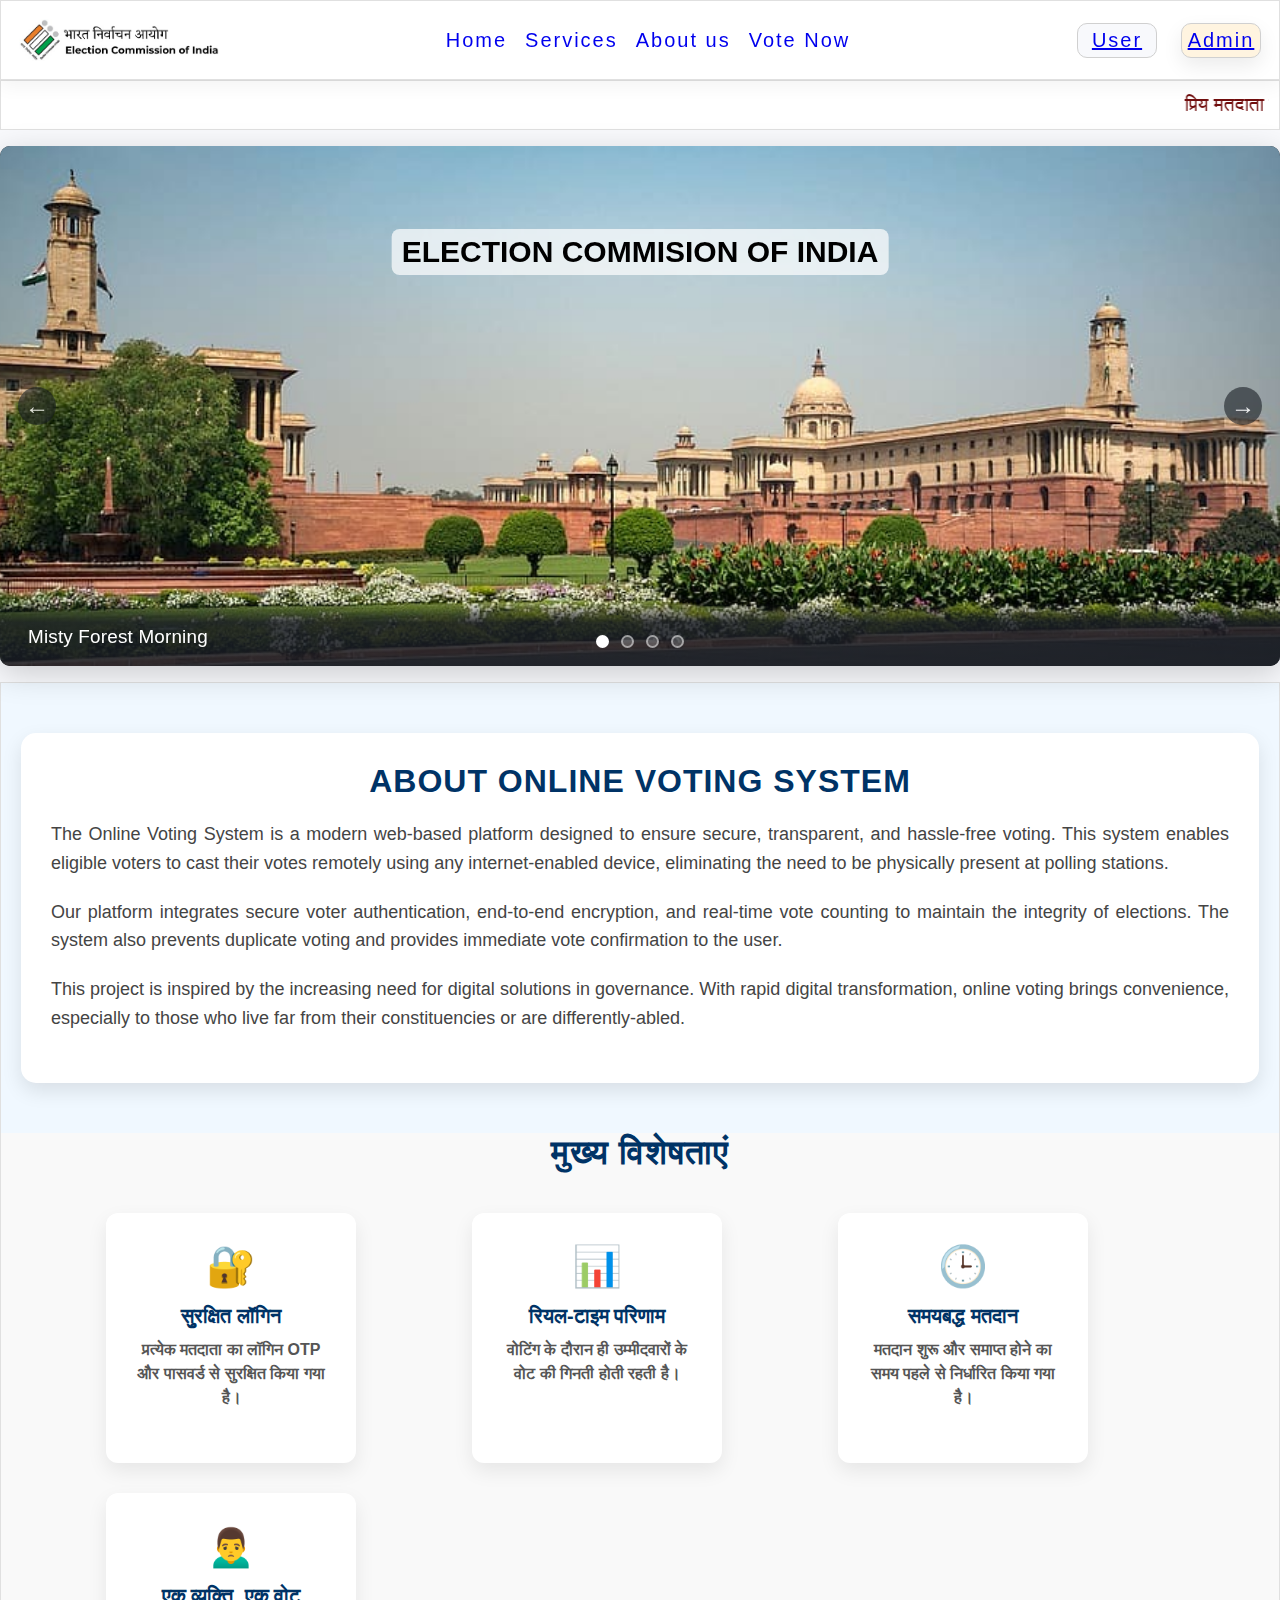
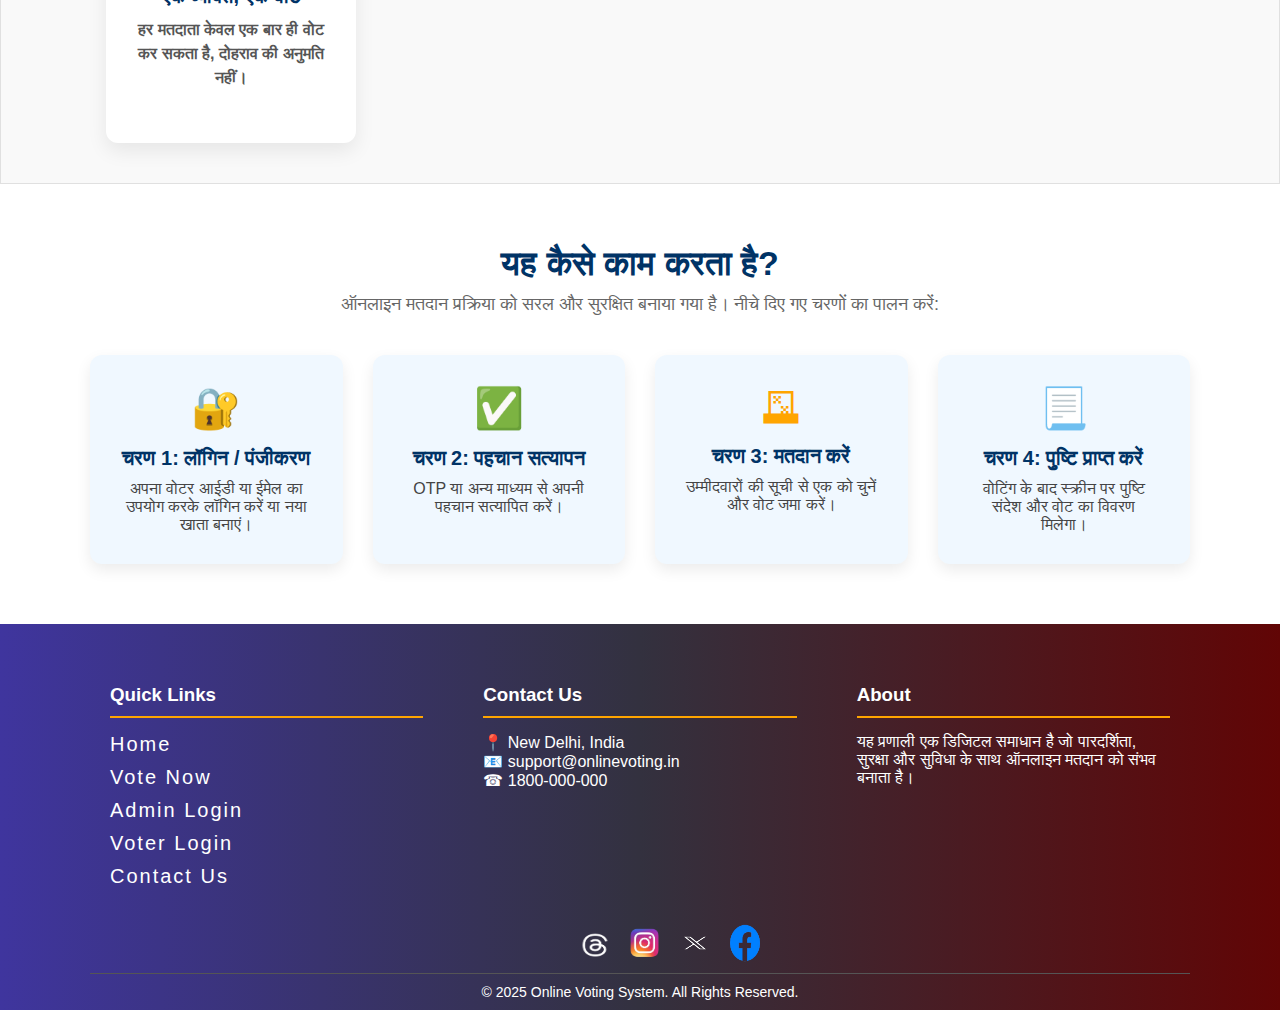
<file: index.html>
<!DOCTYPE html>
<html lang="en">
<head>
    <meta charset="UTF-8">
    <meta name="viewport" content="width=device-width, initial-scale=1.0">
    <title>Document</title>
    <link rel="stylesheet" href="home.css">
</head>
<body>
    <div id="navbar">
       <img id="img1" src="image/logo.jpg" alt="logo" id="logo" height="70px" width="300px">
        <div id="nav-links">
        <a href="#" style="text-decoration: none;">Home</a>
        <a href="service.html" style="text-decoration:none;">Services</a>
        <a href="about.html" style="text-decoration:none;">About us</a>
        <a href="sign.html" style="text-decoration:none;">Vote Now</a>
       

        </div class="admin_user">
        <a href="sign.html"><div id="div1">User</div></a>
        <a href="admin-login.html"><div id="div2">Admin</div></a>
       </div>
     
<!-- 2nd navbar -->
 <div id = "navbar2">
      <marquee scrollamount="10">प्रिय मतदाता गण, आपकी सुरक्षा, सुविधा और लोकतंत्र की मजबूती को ध्यान में रखते हुए भारत सरकार ने अब घर बैठे ऑनलाइन मतदान की सुविधा प्रदान की है। अब हर नागरिक कहीं से भी अपने मताधिकार का प्रयोग कर सकता है — सुरक्षित, पारदर्शी और सुविधाजनक तरीके से। 🗳 अपना कीमती वोट जरूर दें, क्योंकि आपका एक वोट देश का भविष्य तय करता है। अपने वोट की गोपनीयता बनाए रखें, किसी से जानकारी साझा न करें। मतदान से पहले अपनी जानकारी सत्यापित करें। अपना मतदान केंद्र ऑनलाइन पोर्टल पर देखें । हर वोट कीमती है, जिम्मेदारी से मतदान करें।</marquee>

 </div>



 <!--slider  -->
<div class="slider" id="slider">
    <div class="slides">
        

      
      <div class="slide active">
        <h1><div id="back-text">ELECTION COMMISION OF INDIA </div></h1>

        <img src="image/parliament3.jpg" alt="Forest" />
        <div class="caption">Misty Forest Morning</div>
      </div>
      
      <div class="slide">

        
        <img src="image/meeting.jpg" alt="Mountains"  />
        <div class="caption">Majestic Mountain Peaks</div>
      </div>
      
      <div class="slide">
       
        <img src="image/click.jpg" alt="Deser" />
        <div class="caption">Golden Desert Dunes</div>
      </div>
      
      <div class="slide">
        
        <img src="image/chachi.jpg" alt="Ocean" style="width:100%; height:500px;" />
        <div class="caption">Serene Ocean Sunset</div>
      </div>
    </div>
     
    <button class="arrow left" aria-label="Previous Slide">&#8592;</button>
    <button class="arrow right" aria-label="Next Slide">&#8594;</button>
 
    <div class="dots"></div>
  </div>


  <div class="dashboard">

    <section id="about">
      <div class="about-container">
        <h2>About Online Voting System</h2>
        <p>
          The Online Voting System is a modern web-based platform designed to ensure secure, transparent, and hassle-free voting. 
          This system enables eligible voters to cast their votes remotely using any internet-enabled device, eliminating the need to be physically present at polling stations.
        </p>
        <p>
          Our platform integrates secure voter authentication, end-to-end encryption, and real-time vote counting to maintain the integrity of elections.
          The system also prevents duplicate voting and provides immediate vote confirmation to the user.
        </p>
        <p>
          This project is inspired by the increasing need for digital solutions in governance. With rapid digital transformation, online voting brings convenience, especially to those who live far from their constituencies or are differently-abled.
        </p>
        
      </div>
    </section>
    

    <section id="features">
      <div class="features-container">
        <h2>मुख्य विशेषताएं</h2>
        <div class="features-grid">
    
          <div class="feature-box  bottom-slide-box">
            <div class="icon ">🔐</div>
            <h3>सुरक्षित लॉगिन</h3>
            <p>प्रत्येक मतदाता का लॉगिन OTP और पासवर्ड से सुरक्षित किया गया है।</p>
          </div>
    
          <div class="feature-box  bottom-slide-box">
            <div class="icon">📊</div>
            <h3>रियल-टाइम परिणाम</h3>
            <p>वोटिंग के दौरान ही उम्मीदवारों के वोट की गिनती होती रहती है।</p>
          </div>
    
          <div class="feature-box bottom-slide-box">
            <div class="icon">🕒</div>
            <h3>समयबद्ध मतदान</h3>
            <p>मतदान शुरू और समाप्त होने का समय पहले से निर्धारित किया गया है।</p>
          </div>
    
          <div class="feature-box bottom-slide-box">
            <div class="icon">🙍‍♂</div>
            <h3>एक व्यक्ति, एक वोट</h3>
            <p>हर मतदाता केवल एक बार ही वोट कर सकता है, दोहराव की अनुमति नहीं।</p>
          </div>
    
        </div>
      </div>
    </section>
  </div>
  <section id="how-it-works">
    <div class="hiw-container">
      <h2>यह कैसे काम करता है?</h2>
      <p class="hiw-subtext">ऑनलाइन मतदान प्रक्रिया को सरल और सुरक्षित बनाया गया है। नीचे दिए गए चरणों का पालन करें:</p>
  
      <div class="hiw-steps">
  
        <div class="hiw-box">
          <div class="hiw-icon">🔐</div>
          <h3>चरण 1: लॉगिन / पंजीकरण</h3>
          <p>अपना वोटर आईडी या ईमेल का उपयोग करके लॉगिन करें या नया खाता बनाएं।</p>
        </div>
  
        <div class="hiw-box">
          <div class="hiw-icon">✅</div>
          <h3>चरण 2: पहचान सत्यापन</h3>
          <p>OTP या अन्य माध्यम से अपनी पहचान सत्यापित करें।</p>
        </div>
  
        <div class="hiw-box">
          <div class="hiw-icon">🗳</div>
          <h3>चरण 3: मतदान करें</h3>
          <p>उम्मीदवारों की सूची से एक को चुनें और वोट जमा करें।</p>
        </div>
  
        <div class="hiw-box">
          <div class="hiw-icon">📃</div>
          <h3>चरण 4: पुष्टि प्राप्त करें</h3>
          <p>वोटिंग के बाद स्क्रीन पर पुष्टि संदेश और वोट का विवरण मिलेगा।</p>
        </div>
  
      </div>
    </div>
  </section>



<!-- footer -->
<div class="footer">
  <footer>
    <div class="footer-container">
      <div class="footer-section">
        <h3>Quick Links</h3>
        <ul>
          <li><a href="#">Home</a></li>
          <li><a href="#">Vote Now</a></li>
          <li><a href="#">Admin Login</a></li>
          <li><a href="#">Voter Login</a></li>
          <li><a href="#">Contact Us</a></li>
        </ul>
      </div>
      <div class="footer-section">
        <h3>Contact Us</h3>
        <p>📍 New Delhi, India</p>
        <p>📧 support@onlinevoting.in</p>
        <p>☎ 1800-000-000</p>
      </div>
      <div class="footer-section">
        <h3>About</h3>
        <p>यह प्रणाली एक डिजिटल समाधान है जो पारदर्शिता, सुरक्षा और सुविधा के साथ ऑनलाइन मतदान को संभव बनाता है।</p>
      </div>
    </div>

  <!-- insta , facebook, twitter  -->
   <div class="linking">
   <a href=""></a> <img src="image/thread.png" style="height:50px; width:50px;">
    <a href="https://www.instagram.com/ecisveep/"><img src="image/instagram.png" style="height:50px; width:50px;"></a>
    <a href="https://x.com/ECISVEEP"><img src="image/twitter.png" style="height:50px; width:50px;"></a>
    <a href="https://www.facebook.com/ECI/"><img src="image/facebook1.png" style="height:40px; width:50px;"></a>
   </div>
    
    <div class="footer-bottom">
      <p>© 2025 Online Voting System. All Rights Reserved.</p>
    </div>
    <button id="scrollToTopBtn" title="Go to top">⬆</button>
    
  </footer>
</div>

    <script src="script.js"></script>
</body>
</html>
</file>
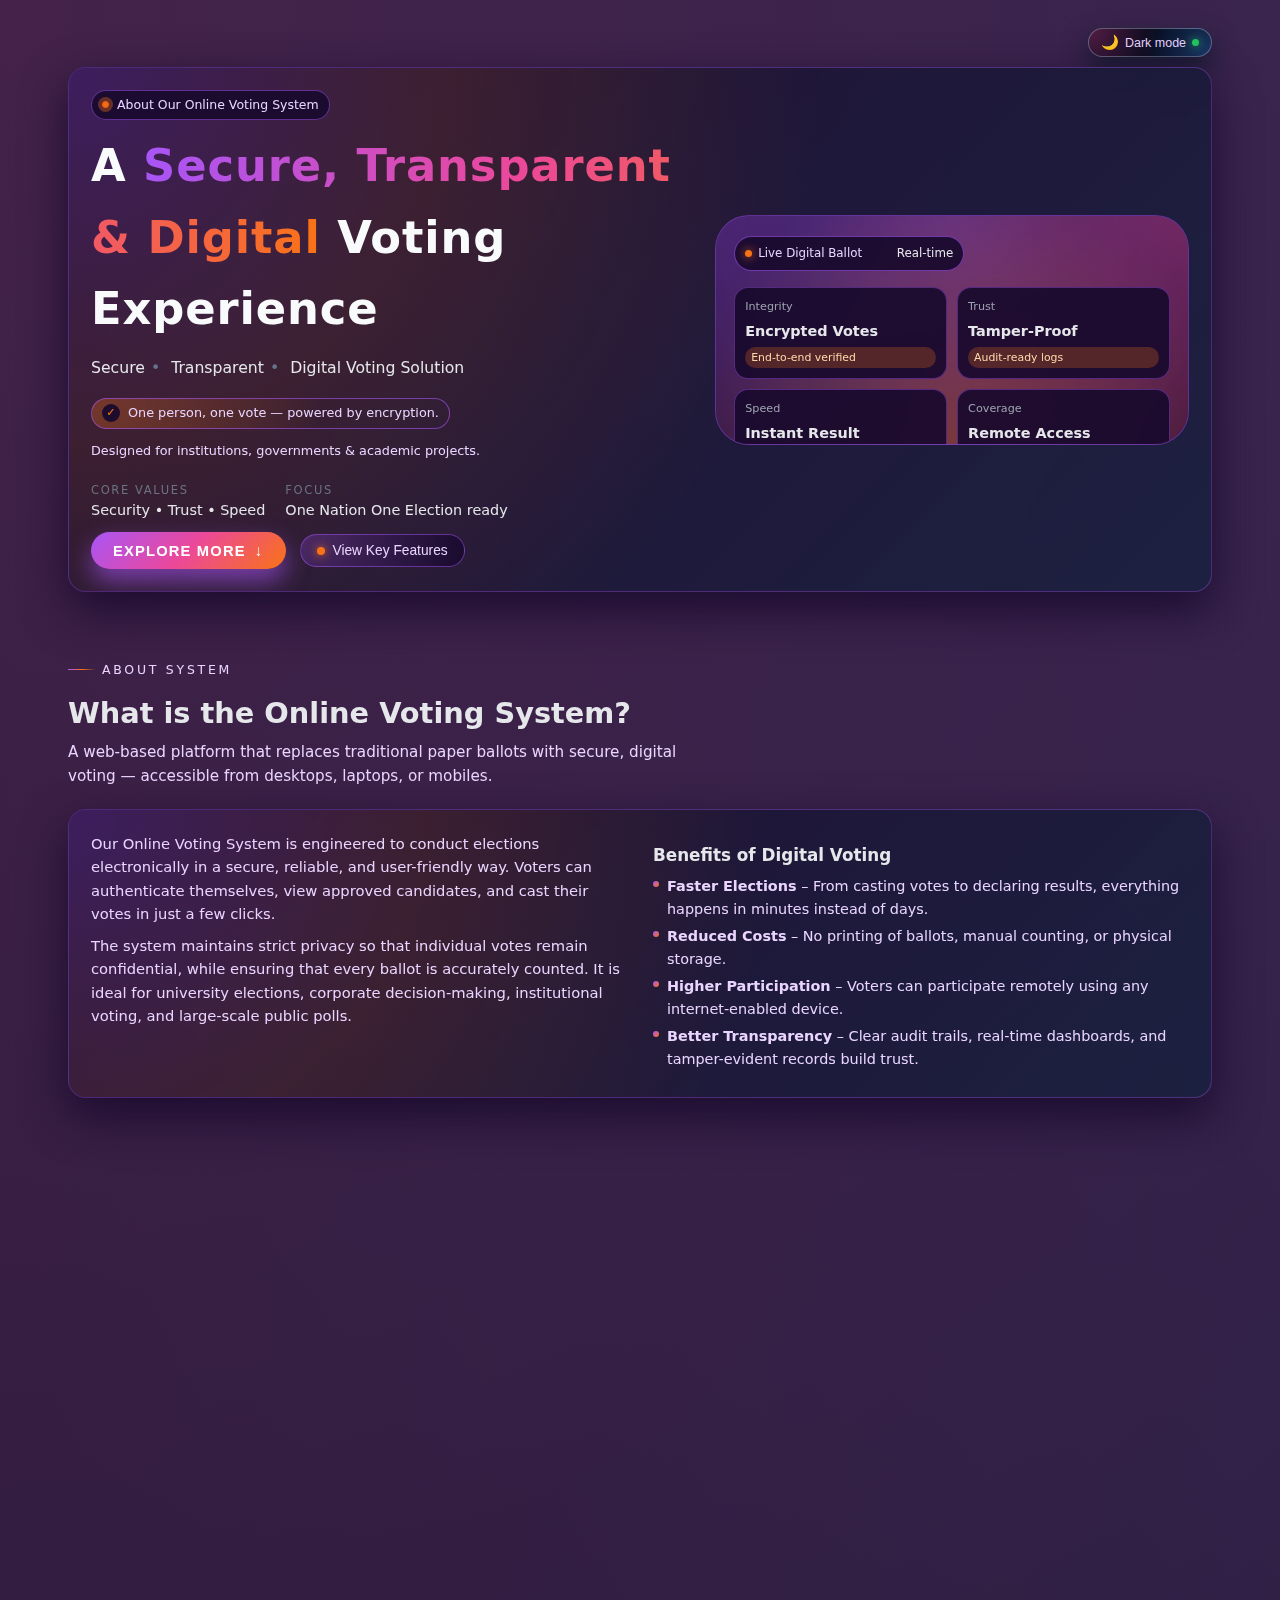
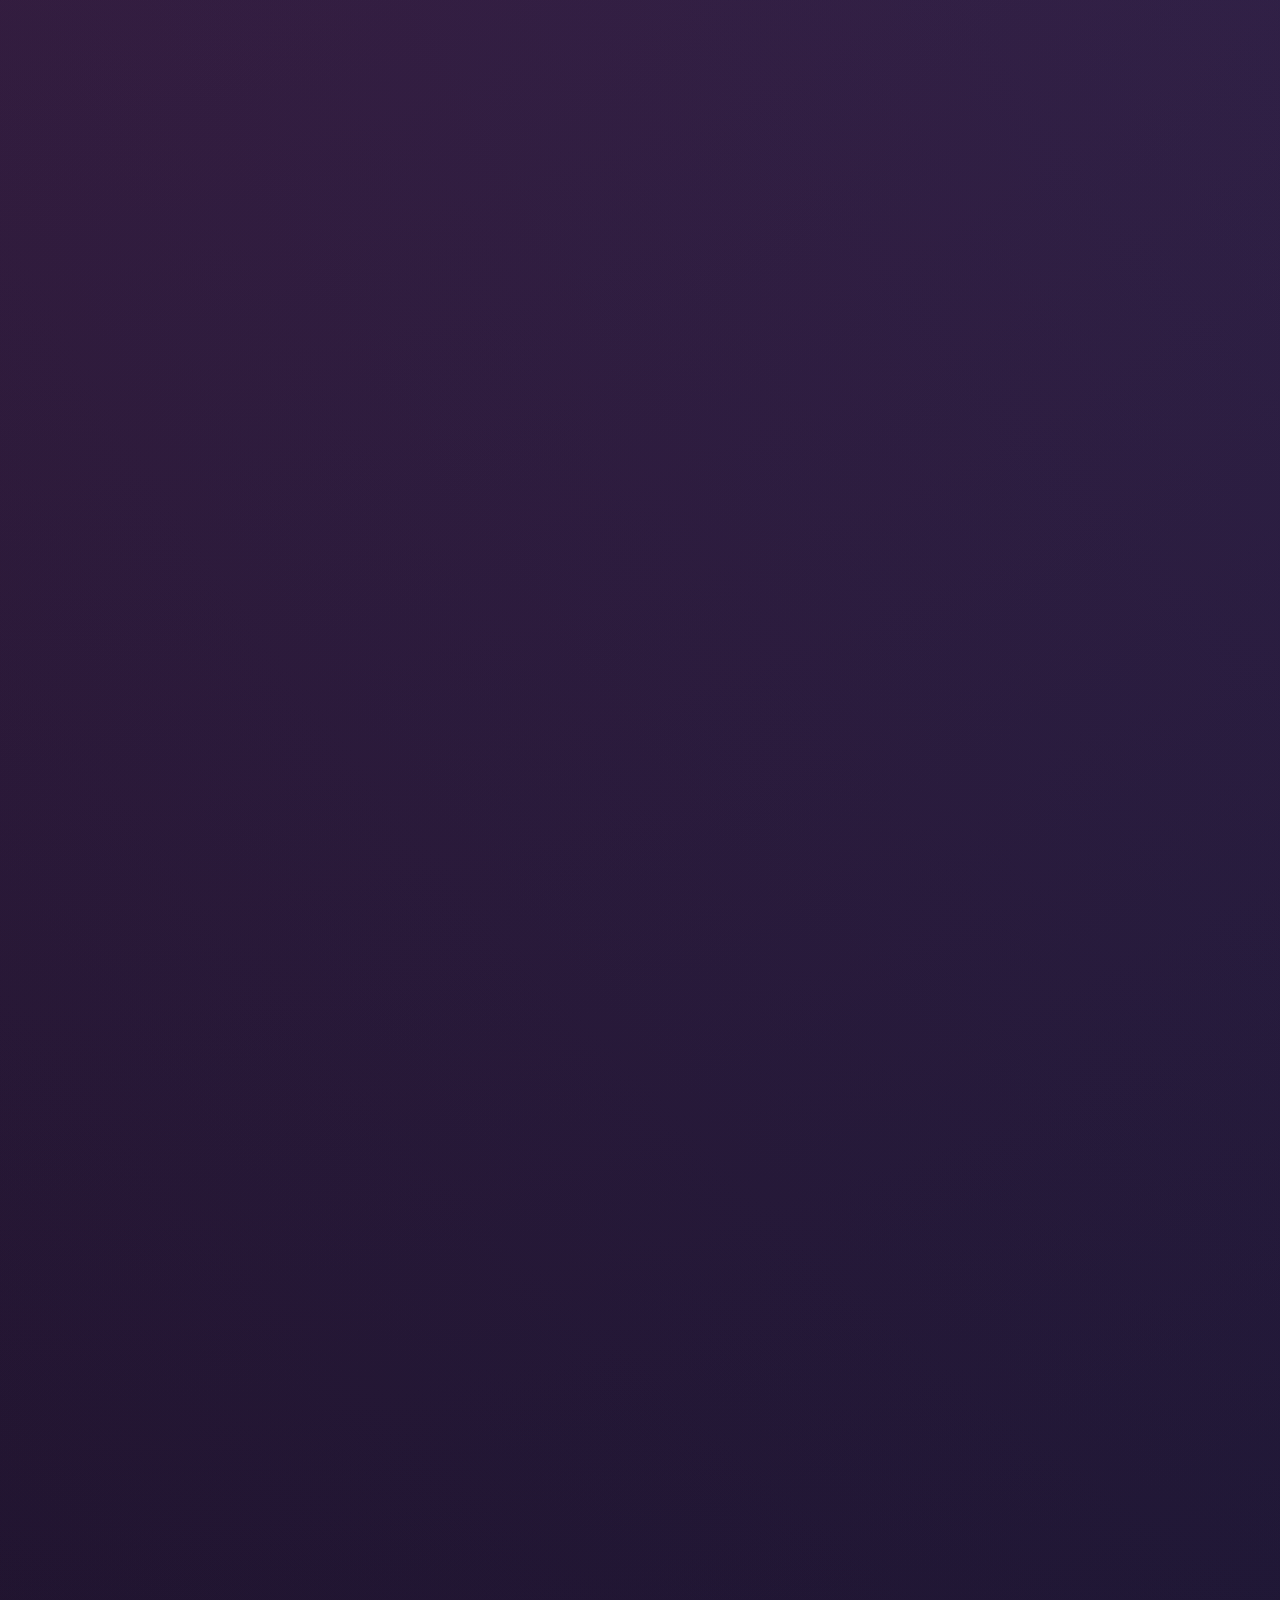
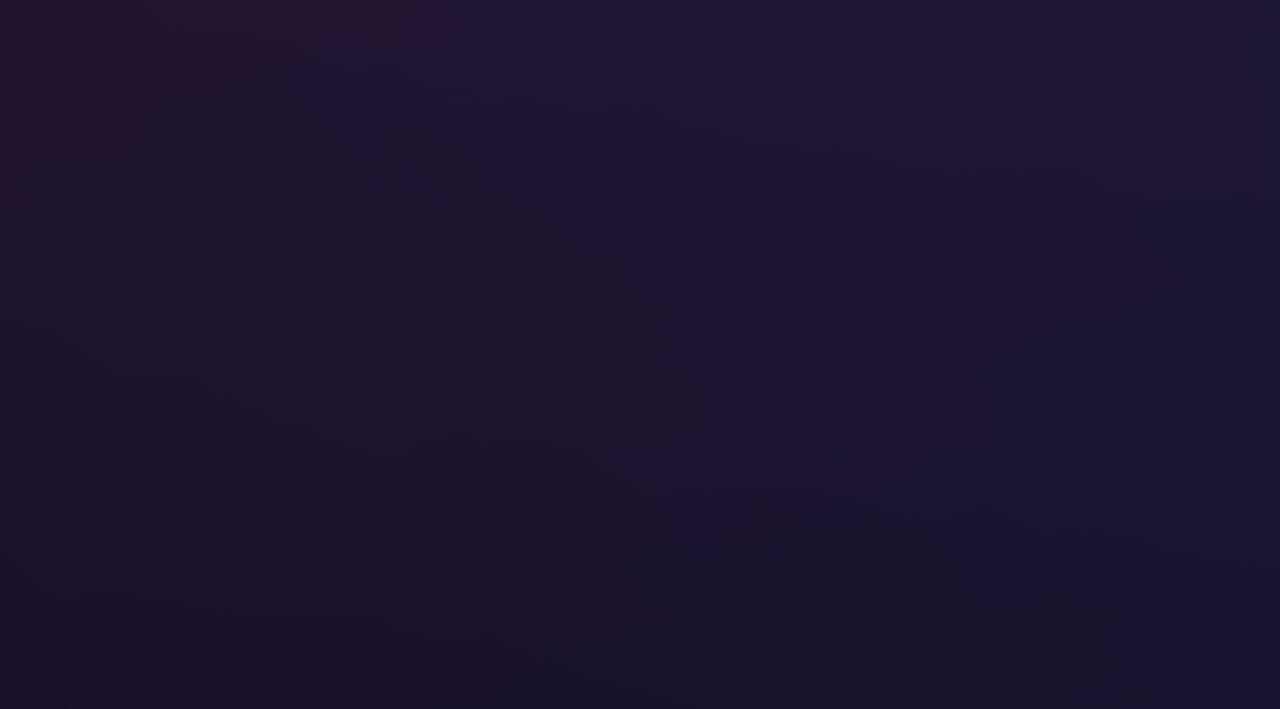
<file: about.html>
<!DOCTYPE html>
<html lang="en">
<head>
  <meta charset="UTF-8" />
  <title>About Our Online Voting System</title>
  <meta name="viewport" content="width=device-width, initial-scale=1.0" />
  <style>
    /* -------------- RESET & BASE -------------- */
    *, *::before, *::after {
      box-sizing: border-box;
      margin: 0;
      padding: 0;
    }
    body {
      font-family: system-ui, -apple-system, BlinkMacSystemFont, "Segoe UI", Roboto, sans-serif;
      color: #f9fafb;
      background:
        radial-gradient(circle at 0% 0%, rgba(236, 72, 153, 0.25), transparent 55%),
        radial-gradient(circle at 100% 0%, rgba(59, 130, 246, 0.25), transparent 55%),
        radial-gradient(circle at 0% 100%, rgba(34, 197, 94, 0.22), transparent 55%),
        linear-gradient(135deg, #050816, #020617, #0b1120);
      background-size: 260% 260%;
      animation: bgMove 26s ease-in-out infinite;
      min-height: 100vh;
      line-height: 1.6;
      scroll-behavior: smooth;
      transition: background 0.6s ease, color 0.4s ease;
    }
    img {
      max-width: 100%;
      display: block;
    }
    a {
      color: inherit;
      text-decoration: none;
    }
    :root {
      --primary: #a855f7;
      --primary-soft: rgba(168, 85, 247, 0.25);
      --accent: #f97316;
      --bg-glass: rgba(26, 11, 46, 0.88);
      --bg-glass-soft: rgba(22, 33, 62, 0.78);
      --border-soft: rgba(168, 85, 247, 0.35);
      --text-muted: #e9d5ff;
      --radius-lg: 18px;
      --shadow-soft: 0 18px 45px rgba(26, 11, 46, 0.95);
      --transition-fast: 0.25s ease;
    }

    /* Light theme overrides */
    body.theme-light {
      --primary: #2563eb;
      --primary-soft: rgba(37, 99, 235, 0.16);
      --accent: #16a34a;
      --bg-glass: rgba(255, 255, 255, 0.92);
      --bg-glass-soft: rgba(248, 250, 252, 0.96);
      --border-soft: rgba(148, 163, 184, 0.55);
      --text-muted: #4b5563;
      --shadow-soft: 0 18px 45px rgba(15, 23, 42, 0.25);

      color: #0f172a;
      background:
        radial-gradient(circle at 0% 0%, rgba(59, 130, 246, 0.20), transparent 55%),
        radial-gradient(circle at 100% 0%, rgba(34, 197, 94, 0.20), transparent 55%),
        radial-gradient(circle at 50% 100%, rgba(251, 191, 36, 0.25), transparent 60%),
        linear-gradient(135deg, #eff6ff, #e0f2fe, #fefce8);
      background-size: 220% 220%;
    }

    /* -------------- LAYOUT -------------- */
    .page-wrapper {
      max-width: 1180px;
      margin: 0 auto;
      padding: 28px 18px 40px;
    }

    .top-bar {
      display: flex;
      justify-content: flex-end;
      align-items: center;
      margin-bottom: 8px;
      gap: 8px;
    }

    .theme-toggle-btn {
      border-radius: 999px;
      border: 1px solid rgba(148, 163, 184, 0.5);
      padding: 5px 12px;
      font-size: 0.78rem;
      display: inline-flex;
      align-items: center;
      gap: 6px;
      cursor: pointer;
      color: var(--text-muted);
      background:
        radial-gradient(circle at 0% 0%, rgba(236, 72, 153, 0.35), transparent 55%),
        radial-gradient(circle at 100% 100%, rgba(59, 130, 246, 0.35), transparent 55%),
        linear-gradient(135deg, #020617, #0b1120);
      box-shadow: 0 12px 26px rgba(15, 23, 42, 0.9);
      transition: background var(--transition-fast), border-color var(--transition-fast), transform var(--transition-fast), box-shadow var(--transition-fast);
    }
    .theme-toggle-btn span.icon {
      font-size: 0.9rem;
    }
    .theme-toggle-btn span.dot {
      width: 7px;
      height: 7px;
      border-radius: 999px;
      background: #22c55e;
      box-shadow: 0 0 10px rgba(34, 197, 94, 0.9);
    }
    .theme-toggle-btn:hover {
      transform: translateY(-1px);
      border-color: rgba(248, 250, 252, 0.75);
      box-shadow: 0 16px 34px rgba(15, 23, 42, 0.85);
    }

    body.theme-light .theme-toggle-btn {
      background:
        radial-gradient(circle at 0% 0%, rgba(59, 130, 246, 0.16), transparent 55%),
        radial-gradient(circle at 100% 100%, rgba(34, 197, 94, 0.16), transparent 55%),
        linear-gradient(135deg, #ffffff, #eff6ff);
      border-color: rgba(148, 163, 184, 0.8);
      color: #4b5563;
      box-shadow: 0 10px 24px rgba(148, 163, 184, 0.45);
    }

    body.theme-light .theme-toggle-btn span.dot {
      background: #f97316;
      box-shadow: 0 0 10px rgba(249, 115, 22, 0.9);
    }

    section {
      margin-bottom: 60px;
      position: relative;
      scroll-margin-top: 90px;
    }

    .section-header {
      margin-bottom: 20px;
    }

    .section-label {
      font-size: 0.78rem;
      letter-spacing: 0.22em;
      text-transform: uppercase;
      color: var(--text-muted);
      display: inline-flex;
      align-items: center;
      gap: 6px;
    }
    .section-label::before {
      content: "";
      display: inline-block;
      width: 28px;
      height: 1px;
      background: linear-gradient(to right, #a855f7, #f97316, transparent);
    }
    .section-title {
      font-size: clamp(1.4rem, 3vw, 1.8rem);
      margin-top: 10px;
      color: #e5e7eb;
    }
    .section-subtitle {
      font-size: 0.95rem;
      color: var(--text-muted);
      max-width: 620px;
      margin-top: 4px;
    }

    /* -------------- GLASS CARD -------------- */
    .glass-card {
      background: linear-gradient(135deg, var(--bg-glass), var(--bg-glass-soft));
      border-radius: var(--radius-lg);
      border: 1px solid var(--border-soft);
      box-shadow: var(--shadow-soft);
      padding: 22px 22px 22px;
      backdrop-filter: blur(18px);
      position: relative;
      overflow: hidden;
    }
    .glass-card::before {
      content: "";
      position: absolute;
      inset: 0;
      background: radial-gradient(circle at top left, rgba(168, 85, 247, 0.25), rgba(249, 115, 22, 0.15), transparent 60%);
      opacity: 0.9;
      pointer-events: none;
    }
    .glass-inner {
      position: relative;
      z-index: 1;
    }

    /* -------------- HERO -------------- */
    .hero {
      margin-top: 10px;
    }
    .hero-grid {
      display: grid;
      grid-template-columns: minmax(0, 3fr) minmax(0, 2.4fr);
      gap: 32px;
      align-items: center;
    }
    .pill {
      display: inline-flex;
      align-items: center;
      gap: 8px;
      padding: 4px 10px;
      border-radius: 999px;
      background: rgba(26, 11, 46, 0.95);
      border: 1px solid rgba(168, 85, 247, 0.5);
      color: var(--text-muted);
      font-size: 0.78rem;
      margin-bottom: 10px;
    }
    .pill-dot {
      width: 7px;
      height: 7px;
      border-radius: 999px;
      background: radial-gradient(circle, #f97316, #ea580c);
      box-shadow: 0 0 0 4px rgba(249, 115, 22, 0.35);
    }
    .hero-title {
      font-size: clamp(2.1rem, 4.2vw, 2.8rem);
      font-weight: 700;
      letter-spacing: 0.02em;
      margin-bottom: 10px;
    }
    .hero-gradient-text {
      background: linear-gradient(to right, #a855f7, #ec4899, #f97316);
      -webkit-background-clip: text;
      background-clip: text;
      color: transparent;
    }
    .hero-tagline {
      font-size: 0.98rem;
      color: var(--text-muted);
      margin-bottom: 18px;
    }
    .hero-tagline span {
      color: #e5e7eb;
      font-weight: 500;
    }
    .hero-tagline .dot {
      margin: 0 6px;
      color: #64748b;
    }

    .hero-meta {
      display: flex;
      flex-wrap: wrap;
      gap: 12px 20px;
      font-size: 0.8rem;
      color: var(--text-muted);
      margin-bottom: 20px;
    }
    .hero-badge {
      display: inline-flex;
      align-items: center;
      gap: 8px;
      border-radius: 999px;
      border: 1px solid rgba(168, 85, 247, 0.6);
      padding: 4px 10px;
      background: radial-gradient(circle at top left, rgba(249, 115, 22, 0.3), transparent 65%);
    }
    .hero-badge span.icon {
      display: inline-flex;
      width: 18px;
      height: 18px;
      border-radius: 999px;
      align-items: center;
      justify-content: center;
      background: rgba(26, 11, 46, 0.95);
      font-size: 0.7rem;
      color: #f97316;
    }
    .hero-stats {
      display: flex;
      flex-wrap: wrap;
      gap: 14px 20px;
      font-size: 0.78rem;
      color: #9ca3af;
    }
    .hero-stats-item span {
      display: block;
    }
    .hero-stats-item span.label {
      font-size: 0.72rem;
      text-transform: uppercase;
      letter-spacing: 0.14em;
      color: #6b7280;
    }
    .hero-stats-item span.value {
      font-size: 0.9rem;
      color: #e5e7eb;
    }

    .hero-actions {
      display: flex;
      flex-wrap: wrap;
      align-items: center;
      gap: 14px;
      margin-top: 10px;
    }
    .btn-primary {
      position: relative;
      overflow: hidden;
      border: none;
      outline: none;
      cursor: pointer;
      padding: 10px 22px;
      border-radius: 999px;
      font-size: 0.92rem;
      letter-spacing: 0.08em;
      text-transform: uppercase;
      font-weight: 600;
      color: #ffffff;
      background: linear-gradient(135deg, #a855f7, #ec4899, #f97316);
      box-shadow: 0 12px 25px rgba(168, 85, 247, 0.6);
      display: inline-flex;
      align-items: center;
      gap: 9px;
      transition: transform var(--transition-fast), box-shadow var(--transition-fast), filter var(--transition-fast);
    }
    .btn-primary span.icon {
      font-size: 0.95rem;
      transform: translateX(0);
      transition: transform var(--transition-fast);
    }
    .btn-primary:hover {
      transform: translateY(-1px) scale(1.01);
      filter: brightness(1.1);
      box-shadow: 0 16px 35px rgba(168, 85, 247, 0.75);
    }
    .btn-primary:hover span.icon {
      transform: translateX(3px);
    }
    .btn-primary:active {
      transform: translateY(0px) scale(0.99);
      box-shadow: 0 8px 18px rgba(15, 23, 42, 0.9);
    }

    .btn-ghost {
      border-radius: 999px;
      padding: 8px 16px;
      border: 1px solid rgba(168, 85, 247, 0.5);
      font-size: 0.86rem;
      color: var(--text-muted);
      background: radial-gradient(circle at top left, rgba(168, 85, 247, 0.25), rgba(26, 11, 46, 0.98));
      display: inline-flex;
      align-items: center;
      gap: 8px;
      cursor: pointer;
      transition: border-color var(--transition-fast), background var(--transition-fast), transform var(--transition-fast);
    }
    .btn-ghost .dot {
      width: 8px;
      height: 8px;
      border-radius: 999px;
      background: #f97316;
      box-shadow: 0 0 10px rgba(249, 115, 22, 0.9);
    }
    .btn-ghost:hover {
      border-color: rgba(236, 72, 153, 0.8);
      background: radial-gradient(circle at top left, rgba(168, 85, 247, 0.4), rgba(26, 11, 46, 0.98));
      transform: translateY(-1px);
    }

    .hero-visual {
      position: relative;
      min-height: 230px;
    }
    .hero-orbit {
      position: absolute;
      inset: 0;
      border-radius: 34px;
      border: 1px solid rgba(168, 85, 247, 0.5);
      background: radial-gradient(circle at top, rgba(168, 85, 247, 0.25), rgba(26, 11, 46, 0.95));
      overflow: hidden;
    }
    .hero-orbit::before {
      content: "";
      position: absolute;
      inset: -40%;
      background:
        radial-gradient(circle at 10% 10%, rgba(168, 85, 247, 0.4), transparent 55%),
        radial-gradient(circle at 80% 15%, rgba(236, 72, 153, 0.45), transparent 55%),
        radial-gradient(circle at 50% 90%, rgba(249, 115, 22, 0.45), transparent 55%);
      opacity: 0.95;
      filter: blur(8px);
    }
    .hero-orbit-inner {
      position: relative;
      z-index: 1;
      padding: 20px 18px;
      display: flex;
      flex-direction: column;
      gap: 16px;
    }
    .hero-orbit-badge {
      display: inline-flex;
      align-items: center;
      justify-content: space-between;
      border-radius: 999px;
      padding: 7px 10px;
      background: rgba(26, 11, 46, 0.95);
      border: 1px solid rgba(168, 85, 247, 0.6);
      font-size: 0.74rem;
      color: var(--text-muted);
      gap: 10px;
      max-width: 230px;
    }
    .hero-orbit-badge span.label {
      display: inline-flex;
      align-items: center;
      gap: 6px;
    }
    .hero-orbit-badge span.label span.dot {
      width: 7px;
      height: 7px;
      border-radius: 999px;
      background: #f97316;
      box-shadow: 0 0 10px rgba(249, 115, 22, 0.9);
    }
    .hero-orbit-badge span.value {
      color: #e5e7eb;
      font-weight: 500;
    }

    .hero-orbit-metrics {
      display: grid;
      grid-template-columns: repeat(2, minmax(0, 1fr));
      gap: 10px;
      font-size: 0.75rem;
    }
    .metric-card {
      border-radius: 14px;
      background: rgba(26, 11, 46, 0.95);
      border: 1px solid rgba(168, 85, 247, 0.4);
      padding: 10px 10px;
      display: flex;
      flex-direction: column;
      gap: 4px;
    }
    .metric-label {
      font-size: 0.7rem;
      color: #9ca3af;
    }
    .metric-value {
      font-size: 0.9rem;
      color: #e5e7eb;
      font-weight: 600;
    }
    .metric-pill {
      display: inline-flex;
      align-items: center;
      gap: 4px;
      padding: 2px 6px;
      border-radius: 999px;
      font-size: 0.68rem;
      background: rgba(249, 115, 22, 0.25);
      color: #fed7aa;
    }

    .hero-orbit-footer {
      display: flex;
      justify-content: space-between;
      align-items: center;
      margin-top: 4px;
      font-size: 0.72rem;
      color: #d1d5db;
    }
    .hero-orbit-footer span.secondary {
      font-size: 0.68rem;
      color: #9ca3af;
    }

    /* -------------- GRID UTILS -------------- */
    .two-column {
      display: grid;
      grid-template-columns: minmax(0, 1.5fr) minmax(0, 1.5fr);
      gap: 26px;
    }
    .three-column {
      display: grid;
      grid-template-columns: repeat(3, minmax(0, 1fr));
      gap: 22px;
    }
    .four-column {
      display: grid;
      grid-template-columns: repeat(4, minmax(0, 1fr));
      gap: 18px;
    }
    @media (max-width: 960px) {
      .hero-grid,
      .two-column,
      .three-column,
      .four-column {
        grid-template-columns: minmax(0, 1fr);
      }
    }
    @media (max-width: 640px) {
      .page-wrapper {
        padding: 22px 14px 32px;
      }
      .glass-card {
        padding: 18px 16px;
      }
    }

    /* -------------- TEXT CONTENT BLOCKS -------------- */
    .para {
      font-size: 0.92rem;
      color: var(--text-muted);
      margin-bottom: 8px;
    }
    .para:last-child {
      margin-bottom: 0;
    }
    .bullet-list {
      list-style: none;
      margin-top: 6px;
    }
    .bullet-list li {
      display: flex;
      align-items: flex-start;
      gap: 8px;
      font-size: 0.9rem;
      color: var(--text-muted);
      margin-bottom: 4px;
    }
    .bullet-icon {
      width: 6px;
      height: 6px;
      margin-top: 6px;
      border-radius: 999px;
      background: linear-gradient(to bottom right, #a855f7, #f97316);
      flex-shrink: 0;
    }

    /* -------------- FEATURE CARDS -------------- */
    .feature-card {
      position: relative;
      overflow: hidden;
      border-radius: 16px;
      background: radial-gradient(circle at top left, rgba(168, 85, 247, 0.25), rgba(26, 11, 46, 0.98));
      border: 1px solid rgba(168, 85, 247, 0.4);
      padding: 16px 14px 14px;
      display: flex;
      flex-direction: column;
      gap: 6px;
      transition: transform var(--transition-fast), box-shadow var(--transition-fast), border-color var(--transition-fast), background var(--transition-fast);
    }
    .feature-card::before {
      content: "";
      position: absolute;
      inset: -40%;
      background: conic-gradient(from 180deg, rgba(168, 85, 247, 0.3), rgba(236, 72, 153, 0.25), rgba(249, 115, 22, 0.22), rgba(168, 85, 247, 0.3));
      opacity: 0;
      transition: opacity var(--transition-fast);
      pointer-events: none;
    }
    .feature-card:hover {
      transform: translateY(-3px);
      box-shadow: 0 16px 35px rgba(26, 11, 46, 0.95);
      border-color: rgba(236, 72, 153, 0.8);
      background: radial-gradient(circle at top left, rgba(168, 85, 247, 0.4), rgba(26, 11, 46, 0.99));
    }
    .feature-card:hover::before {
      opacity: 0.35;
    }
    .feature-icon {
      width: 34px;
      height: 34px;
      border-radius: 13px;
      display: inline-flex;
      align-items: center;
      justify-content: center;
      background: radial-gradient(circle at 30% 10%, #e9d5ff, #7c3aed);
      color: #faf5ff;
      font-size: 1.1rem;
      margin-bottom: 4px;
    }
    .feature-title {
      font-size: 0.98rem;
      font-weight: 600;
      color: #e5e7eb;
    }
    .feature-desc {
      font-size: 0.82rem;
      color: #cbd5f5;
    }

    /* -------------- TAG PILL LIST -------------- */
    .pill-list {
      display: flex;
      flex-wrap: wrap;
      gap: 8px;
      margin-top: 8px;
    }
    .pill-item {
      border-radius: 999px;
      border: 1px solid rgba(168, 85, 247, 0.5);
      padding: 4px 10px;
      font-size: 0.78rem;
      color: #e9d5ff;
      background: rgba(26, 11, 46, 0.98);
    }

    /* -------------- FOOTER -------------- */
    footer {
      border-top: 1px solid rgba(168, 85, 247, 0.4);
      margin-top: 20px;
      padding-top: 16px;
      font-size: 0.85rem;
      color: #c4b5fd;
      display: flex;
      flex-wrap: wrap;
      align-items: center;
      justify-content: space-between;
      gap: 10px;
    }
    footer span.accent {
      color: #e5e7eb;
      font-weight: 500;
    }
    footer .note {
      font-size: 0.8rem;
      color: #6b7280;
    }

    /* -------------- FADE-IN ANIMATIONS -------------- */
    .fade-section {
      opacity: 0;
      transform: translateY(24px);
      transition: opacity 0.7s ease, transform 0.7s ease;
    }
    .fade-section.visible {
      opacity: 1;
      transform: translateY(0);
    }

    /* -------------- BACKGROUND ANIMATION -------------- */
    @keyframes bgMove {
      0% {
        background-position: 0% 50%;
      }
      50% {
        background-position: 100% 50%;
      }
      100% {
        background-position: 0% 50%;
      }
    }

    /* -------------- BUTTON RIPPLE EFFECT -------------- */
    .ripple {
      position: absolute;
      border-radius: 50%;
      transform: scale(0);
      animation: rippleAnim 0.6s linear;
      background: rgba(236, 72, 153, 0.5);
      pointer-events: none;
    }
    @keyframes rippleAnim {
      to {
        transform: scale(4);
        opacity: 0;
      }
    }

    /* -------------- SMALL MEDIA TWEAKS -------------- */
    @media (max-width: 480px) {
      .hero-actions {
        flex-direction: column;
        align-items: stretch;
      }
      .btn-primary,
      .btn-ghost {
        justify-content: center;
        width: 100%;
      }
    }
  </style>
</head>
<body>
  <div class="page-wrapper">
    <div class="top-bar">
      <button id="themeToggle" class="theme-toggle-btn" type="button">
        <span class="icon">🌙</span>
        <span class="label">Dark mode</span>
        <span class="dot"></span>
      </button>
    </div>

    <!-- ===================== HERO / HEADER ===================== -->
    <section class="hero fade-section visible" id="top">
      <div class="glass-card">
        <div class="glass-inner hero-grid">
          <!-- Hero Content -->
          <div>
            <div class="pill">
              <span class="pill-dot"></span>
              <span>About Our Online Voting System</span>
            </div>
            <h1 class="hero-title">
              A <span class="hero-gradient-text">Secure, Transparent & Digital</span> Voting Experience
            </h1>
            <p class="hero-tagline">
              <span>Secure</span><span class="dot">•</span>
              <span>Transparent</span><span class="dot">•</span>
              <span>Digital Voting Solution</span>
            </p>

            <div class="hero-meta">
              <div class="hero-badge">
                <span class="icon">✓</span>
                <span>One person, one vote — powered by encryption.</span>
              </div>
              <span>Designed for institutions, governments & academic projects.</span>
            </div>

            <div class="hero-stats">
              <div class="hero-stats-item">
                <span class="label">Core Values</span>
                <span class="value">Security • Trust • Speed</span>
              </div>
              <div class="hero-stats-item">
                <span class="label">Focus</span>
                <span class="value">One Nation One Election ready</span>
              </div>
            </div>

            <div class="hero-actions">
              <button class="btn-primary js-scroll-btn" data-target="#about-system">
                <span>Explore More</span>
                <span class="icon">↓</span>
              </button>
              <button class="btn-ghost js-scroll-btn" data-target="#features">
                <span class="dot"></span>
                <span>View Key Features</span>
              </button>
            </div>
          </div>

          <!-- Hero Visual -->
          <div class="hero-visual">
            <div class="hero-orbit">
              <div class="hero-orbit-inner">
                <div class="hero-orbit-badge">
                  <span class="label">
                    <span class="dot"></span>
                    Live Digital Ballot
                  </span>
                  <span class="value">Real-time</span>
                </div>

                <div class="hero-orbit-metrics">
                  <div class="metric-card">
                    <span class="metric-label">Integrity</span>
                    <span class="metric-value">Encrypted Votes</span>
                    <span class="metric-pill">End-to-end verified</span>
                  </div>
                  <div class="metric-card">
                    <span class="metric-label">Trust</span>
                    <span class="metric-value">Tamper-Proof</span>
                    <span class="metric-pill">Audit-ready logs</span>
                  </div>
                  <div class="metric-card">
                    <span class="metric-label">Speed</span>
                    <span class="metric-value">Instant Result</span>
                    <span class="metric-pill">Real-time counting</span>
                  </div>
                  <div class="metric-card">
                    <span class="metric-label">Coverage</span>
                    <span class="metric-value">Remote Access</span>
                    <span class="metric-pill">Any device, anywhere</span>
                  </div>
                </div>

                <div class="hero-orbit-footer">
                  <div>
                    Designed for <span class="secondary">campuses, organizations & elections.</span>
                  </div>
                  <div class="secondary">Online Voting System v1.0</div>
                </div>
              </div>
            </div>
          </div>

        </div>
      </div>
    </section>

    <!-- ===================== ABOUT SYSTEM ===================== -->
    <section id="about-system" class="fade-section">
      <div class="section-header">
        <span class="section-label">About System</span>
        <h2 class="section-title">What is the Online Voting System?</h2>
        <p class="section-subtitle">
          A web-based platform that replaces traditional paper ballots with secure, digital voting — accessible from desktops, laptops, or mobiles.
        </p>
      </div>

      <div class="glass-card">
        <div class="glass-inner two-column">
          <div>
            <p class="para">
              Our Online Voting System is engineered to conduct elections electronically in a secure, reliable, and user-friendly way. Voters can authenticate themselves, view approved candidates, and cast their votes in just a few clicks.
            </p>
            <p class="para">
              The system maintains strict privacy so that individual votes remain confidential, while ensuring that every ballot is accurately counted. It is ideal for university elections, corporate decision-making, institutional voting, and large-scale public polls.
            </p>
          </div>
          <div>
            <h3 class="section-title" style="font-size:1.05rem;margin-bottom:4px;">Benefits of Digital Voting</h3>
            <ul class="bullet-list">
              <li>
                <span class="bullet-icon"></span>
                <span><strong>Faster Elections</strong> – From casting votes to declaring results, everything happens in minutes instead of days.</span>
              </li>
              <li>
                <span class="bullet-icon"></span>
                <span><strong>Reduced Costs</strong> – No printing of ballots, manual counting, or physical storage.</span>
              </li>
              <li>
                <span class="bullet-icon"></span>
                <span><strong>Higher Participation</strong> – Voters can participate remotely using any internet-enabled device.</span>
              </li>
              <li>
                <span class="bullet-icon"></span>
                <span><strong>Better Transparency</strong> – Clear audit trails, real-time dashboards, and tamper-evident records build trust.</span>
              </li>
            </ul>
          </div>
        </div>
      </div>
    </section>

    <!-- ===================== MISSION & VISION ===================== -->
    <section class="fade-section" id="mission-vision">
      <div class="section-header">
        <span class="section-label">Mission &amp; Vision</span>
        <h2 class="section-title">Shaping the Future of Digital Elections</h2>
      </div>

      <div class="glass-card">
        <div class="glass-inner two-column">
          <div>
            <h3 class="section-title" style="font-size:1.02rem;margin-bottom:6px;">Our Mission</h3>
            <p class="para">
              To deliver <strong>secure, fast, and transparent elections</strong> through a robust online platform that protects voter identity, ensures data integrity, and simplifies the entire voting lifecycle — from registration to result declaration.
            </p>
          </div>
          <div>
            <h3 class="section-title" style="font-size:1.02rem;margin-bottom:6px;">Our Vision</h3>
            <p class="para">
              To support <strong>One Nation One Election</strong> and other large-scale democratic initiatives by leveraging digital technology that can scale, adapt, and integrate with national and institutional frameworks, making every vote count in real time.
            </p>
          </div>
        </div>
      </div>
    </section>

    <!-- ===================== KEY FEATURES ===================== -->
    <section class="fade-section" id="features">
      <div class="section-header">
        <span class="section-label">Key Features</span>
        <h2 class="section-title">Everything You Need For Smart Elections</h2>
        <p class="section-subtitle">
          A modular, card-based architecture that gives administrators full control and voters a seamless experience.
        </p>
      </div>

      <div class="three-column">
        <div class="feature-card">
          <div class="feature-icon">🔐</div>
          <div class="feature-title">Secure Login &amp; Authentication</div>
          <p class="feature-desc">
            Unique credentials ensure only verified users can access the voting portal. Each session is encrypted and time-bound.
          </p>
        </div>
        <div class="feature-card">
          <div class="feature-icon">🛠️</div>
          <div class="feature-title">Admin Panel with Full Control</div>
          <p class="feature-desc">
            A dedicated admin dashboard to configure elections, manage roles, monitor activity, and control the entire voting process.
          </p>
        </div>
        <div class="feature-card">
          <div class="feature-icon">🗳️</div>
          <div class="feature-title">Candidate &amp; Party Management</div>
          <p class="feature-desc">
            Admins can register candidates, define party symbols, allocate positions, and publish candidate details to voters.
          </p>
        </div>
      </div>

      <div style="height:14px;"></div>

      <div class="two-column">
        <div class="feature-card">
          <div class="feature-icon">📊</div>
          <div class="feature-title">Real-Time Vote Counting</div>
          <p class="feature-desc">
            Votes are tallied instantly as they are cast, enabling live dashboards and accurate result projections without manual counting.
          </p>
        </div>
        <div class="feature-card">
          <div class="feature-icon">📣</div>
          <div class="feature-title">Result Declaration System</div>
          <p class="feature-desc">
            Automatically computes winners once voting closes, and publishes results in a clear, visually rich format for all stakeholders.
          </p>
        </div>
      </div>
    </section>

    <!-- ===================== ADMIN PANEL OVERVIEW ===================== -->
    <section class="fade-section" id="admin-panel">
      <div class="section-header">
        <span class="section-label">Admin Panel</span>
        <h2 class="section-title">Centralized Control, Simple Management</h2>
        <p class="section-subtitle">
          Designed for administrators to configure elections, manage users, and track every vote — all from a single, secure panel.
        </p>
      </div>

      <div class="glass-card">
        <div class="glass-inner two-column">
          <div>
            <h3 class="section-title" style="font-size:1.02rem;margin-bottom:6px;">Admin Login &amp; Access</h3>
            <p class="para">
              Admins access the system using a <strong>secure username and password</strong>. Optional multi-factor authentication (conceptually) can be integrated for higher security.
            </p>
            <ul class="bullet-list">
              <li>
                <span class="bullet-icon"></span>
                <span>Role-based access control so only authorized admins can change sensitive election settings.</span>
              </li>
              <li>
                <span class="bullet-icon"></span>
                <span>Protected admin routes prevent unauthorized users from entering the control panel.</span>
              </li>
            </ul>
          </div>
          <div>
            <h3 class="section-title" style="font-size:1.02rem;margin-bottom:6px;">What Admins Can Do</h3>
            <ul class="bullet-list">
              <li>
                <span class="bullet-icon"></span>
                <span><strong>Manage Users</strong> – Create, update, or deactivate voters and assign them to specific elections.</span>
              </li>
              <li>
                <span class="bullet-icon"></span>
                <span><strong>Manage Candidates &amp; Parties</strong> – Register candidates, map them to parties, and assign positions.</span>
              </li>
              <li>
                <span class="bullet-icon"></span>
                <span><strong>Monitor Voting Activity</strong> – Track <em>who voted and when</em> (without revealing the actual choice) to prevent duplicates and ensure fairness.</span>
              </li>
              <li>
                <span class="bullet-icon"></span>
                <span><strong>Control Results</strong> – Open/close polls and publish official results once the election window ends.</span>
              </li>
            </ul>
          </div>
        </div>
      </div>
    </section>

    <!-- ===================== SECURITY ===================== -->
    <section class="fade-section" id="security">
      <div class="section-header">
        <span class="section-label">Security</span>
        <h2 class="section-title">Security at the Heart of Every Vote</h2>
      </div>

      <div class="glass-card">
        <div class="glass-inner three-column">
          <div>
            <h3 class="section-title" style="font-size:1rem;margin-bottom:8px;">One User, One Vote Policy</h3>
            <p class="para">
              Every voter can cast only <strong>one valid vote per election</strong>. Once a vote is recorded, the system automatically locks further attempts from the same user for that election.
            </p>
            <ul class="bullet-list">
              <li>
                <span class="bullet-icon"></span>
                <span>Unique user identifiers ensure accurate voter mapping.</span>
              </li>
              <li>
                <span class="bullet-icon"></span>
                <span>Vote status flags mark who has already voted.</span>
              </li>
            </ul>
          </div>
          <div>
            <h3 class="section-title" style="font-size:1rem;margin-bottom:8px;">Data Encryption</h3>
            <p class="para">
              Vote data is conceptually <strong>encrypted</strong> during transmission and storage so that votes remain confidential and tamper-resistant.
            </p>
            <ul class="bullet-list">
              <li>
                <span class="bullet-icon"></span>
                <span>Secure channels (e.g., HTTPS) protect data in transit.</span>
              </li>
              <li>
                <span class="bullet-icon"></span>
                <span>Hashed passwords and secure tokens guard user credentials.</span>
              </li>
            </ul>
          </div>
          <div>
            <h3 class="section-title" style="font-size:1rem;margin-bottom:8px;">Fraud Prevention Mechanisms</h3>
            <p class="para">
              Multiple layers of validation stop suspicious behavior and unauthorized access before it impacts results.
            </p>
            <ul class="bullet-list">
              <li>
                <span class="bullet-icon"></span>
                <span>IP/activity logs to review login and voting patterns.</span>
              </li>
              <li>
                <span class="bullet-icon"></span>
                <span>Audit trails for every action performed by users and admins.</span>
              </li>
              <li>
                <span class="bullet-icon"></span>
                <span>Optional integration with institution identity systems (conceptually) for stronger verification.</span>
              </li>
            </ul>
          </div>
        </div>
      </div>
    </section>

    <!-- ===================== TECHNOLOGIES USED ===================== -->
    <section class="fade-section" id="technologies">
      <div class="section-header">
        <span class="section-label">Technologies</span>
        <h2 class="section-title">Technologies Powering the Platform</h2>
      </div>

      <div class="glass-card">
        <div class="glass-inner two-column">
          <div>
            <h3 class="section-title" style="font-size:1rem;margin-bottom:8px;">Front-End</h3>
            <p class="para">
              The user interface is built using <strong>HTML, CSS, and JavaScript</strong>, focusing on responsiveness, accessibility, and smooth animations for a modern experience across devices.
            </p>
            <div class="pill-list">
              <span class="pill-item">Responsive Layouts</span>
              <span class="pill-item">Card-Based UI</span>
              <span class="pill-item">Scroll Animations</span>
            </div>
          </div>
          <div>
            <h3 class="section-title" style="font-size:1rem;margin-bottom:8px;">Backend &amp; Database (Conceptual)</h3>
            <p class="para">
              Behind the scenes, the system can use <strong>server-side technologies</strong> (such as Node.js, PHP, or .NET) and a <strong>relational or NoSQL database</strong> (like MySQL, PostgreSQL, or MongoDB) to:
            </p>
            <ul class="bullet-list">
              <li>
                <span class="bullet-icon"></span>
                <span>Store users, candidates, and election configurations.</span>
              </li>
              <li>
                <span class="bullet-icon"></span>
                <span>Record encrypted votes and compute real-time results.</span>
              </li>
              <li>
                <span class="bullet-icon"></span>
                <span>Maintain logs and audit trails for transparency and analysis.</span>
              </li>
            </ul>
          </div>
        </div>
      </div>
    </section>

    <!-- ===================== WHY CHOOSE THIS SYSTEM ===================== -->
    <section class="fade-section" id="why-choose">
      <div class="section-header">
        <span class="section-label">Why Choose Us</span>
        <h2 class="section-title">Why This Online Voting System Stands Out</h2>
      </div>

      <div class="four-column">
        <div class="feature-card">
          <div class="feature-icon">⚡</div>
          <div class="feature-title">Fast</div>
          <p class="feature-desc">
            Instant vote recording, real-time counting, and quick result declaration minimize delays and eliminate manual work.
          </p>
        </div>
        <div class="feature-card">
          <div class="feature-icon">✅</div>
          <div class="feature-title">Reliable</div>
          <p class="feature-desc">
            Robust architecture ensures consistent performance even when many voters participate simultaneously.
          </p>
        </div>
        <div class="feature-card">
          <div class="feature-icon">🛡️</div>
          <div class="feature-title">Secure</div>
          <p class="feature-desc">
            Authentication, encryption, and fraud-prevention layers work together to protect the integrity of every election.
          </p>
        </div>
        <div class="feature-card">
          <div class="feature-icon">👌</div>
          <div class="feature-title">Easy to Use</div>
          <p class="feature-desc">
            Clean, guided interfaces make it simple for both voters and admins to navigate, configure, and complete elections.
          </p>
        </div>
      </div>
    </section>

    <!-- ===================== FOOTER ===================== -->
    <footer class="fade-section">
      <div>
        © <span id="year"></span> Online Voting System. <span class="accent">All Rights Reserved.</span>
      </div>
      <div class="note">
        Developed for <span class="accent">Academic &amp; Real-World Voting Solutions</span>.
      </div>
    </footer>

  </div>

  <!-- ===================== JAVASCRIPT: ANIMATIONS & INTERACTIONS ===================== -->
  <script>
    // ---------- Year in Footer ----------
    document.getElementById('year').textContent = new Date().getFullYear();

    // ---------- Theme Toggle (Dark / Light) ----------
    const body = document.body;
    const themeToggleBtn = document.getElementById('themeToggle');

    function setTheme(theme) {
      const isLight = theme === 'light';
      if (isLight) {
        body.classList.add('theme-light');
      } else {
        body.classList.remove('theme-light');
      }

      if (themeToggleBtn) {
        const iconEl = themeToggleBtn.querySelector('.icon');
        const labelEl = themeToggleBtn.querySelector('.label');
        if (isLight) {
          iconEl.textContent = '☀️';
          labelEl.textContent = 'Light mode';
        } else {
          iconEl.textContent = '🌙';
          labelEl.textContent = 'Dark mode';
        }
      }

      try {
        localStorage.setItem('ovs-theme', theme);
      } catch (_) {}
    }

    // Apply saved theme on load (default: dark)
    (function initTheme() {
      let saved = 'dark';
      try {
        const stored = localStorage.getItem('ovs-theme');
        if (stored === 'light' || stored === 'dark') {
          saved = stored;
        }
      } catch (_) {}
      setTheme(saved);
    })();

    if (themeToggleBtn) {
      themeToggleBtn.addEventListener('click', () => {
        const currentIsLight = body.classList.contains('theme-light');
        setTheme(currentIsLight ? 'dark' : 'light');
      });
    }

    // ---------- Smooth Scroll for Buttons ----------
    const scrollButtons = document.querySelectorAll('.js-scroll-btn');
    scrollButtons.forEach(btn => {
      btn.addEventListener('click', () => {
        const targetSelector = btn.getAttribute('data-target');
        const target = document.querySelector(targetSelector);
        if (!target) return;
        window.scrollTo({
          top: target.offsetTop - 80,
          behavior: 'smooth'
        });
      });
    });

    // ---------- Fade-in on Scroll using IntersectionObserver ----------
    const observerOptions = {
      root: null,
      rootMargin: '0px 0px -10% 0px',
      threshold: 0.15
    };

    const fadeSections = document.querySelectorAll('.fade-section');

    const onIntersection = (entries, observer) => {
      entries.forEach(entry => {
        if (entry.isIntersecting) {
          entry.target.classList.add('visible');
          observer.unobserve(entry.target);
        }
      });
    };

    const observer = new IntersectionObserver(onIntersection, observerOptions);
    fadeSections.forEach(section => {
      // hero starts already visible; others observe
      if (!section.id || section.id === 'top') return;
      observer.observe(section);
    });

    // ---------- Ripple effect on primary button ----------
    function createRipple(event) {
      const button = event.currentTarget;
      const rect = button.getBoundingClientRect();
      const ripple = document.createElement('span');
      const size = Math.max(rect.width, rect.height);
      const x = event.clientX - rect.left - size / 2;
      const y = event.clientY - rect.top - size / 2;

      ripple.style.width = ripple.style.height = size + 'px';
      ripple.style.left = x + 'px';
      ripple.style.top = y + 'px';
      ripple.classList.add('ripple');

      // Remove old ripple if exists
      const existing = button.querySelector('.ripple');
      if (existing) {
        existing.remove();
      }
      button.appendChild(ripple);

      setTimeout(() => ripple.remove(), 600);
    }

    const primaryBtn = document.querySelector('.btn-primary');
    if (primaryBtn) {
      primaryBtn.addEventListener('click', createRipple);
    }
  </script>
</body>
</html>
</file>
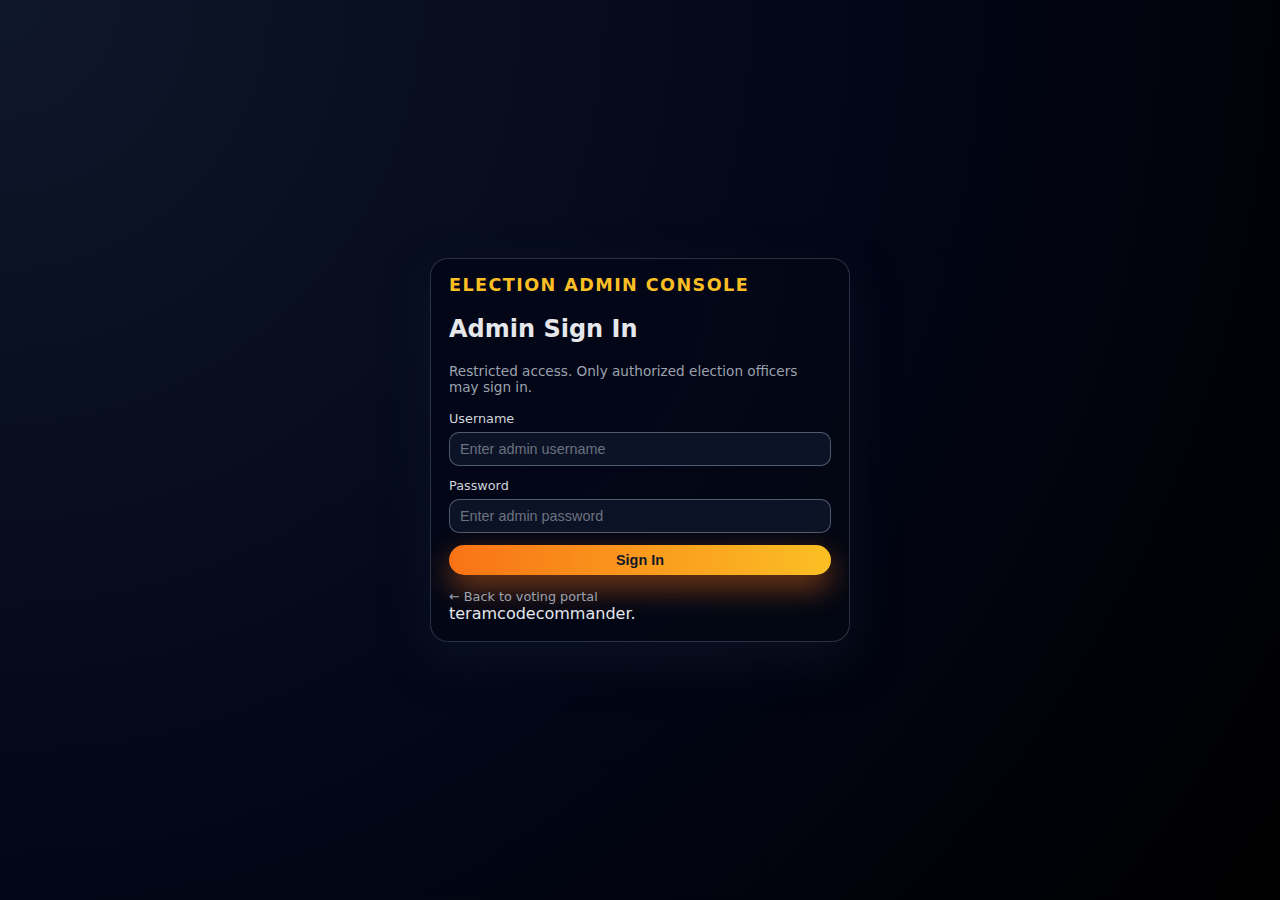
<file: admin-login.html>
<!DOCTYPE html>
<html lang="en">
  <head>
    <meta charset="UTF-8" />
    <meta name="viewport" content="width=device-width, initial-scale=1.0" />
    <title>Admin Login - Online Election</title>
    <link rel="stylesheet" href="styles.css" />
  </head>
  <body class="layout-admin auth-layout">
    <main class="auth-wrapper">
      <section class="card auth-card">
        <h1 class="logo">Election Admin Console</h1>
        <h2>Admin Sign In</h2>
        <p class="muted">
          Restricted access. Only authorized election officers may sign in.
        </p>
        <form id="adminLoginForm" class="form-vertical">
          <div class="form-field">
            <label for="adminUsername">Username</label>
            <input
              type="text"
              id="adminUsername"
              autocomplete="username"
              required
              placeholder="Enter admin username"
            />
          </div>
          <div class="form-field">
            <label for="adminPassword">Password</label>
            <input
              type="password"
              id="adminPassword"
              autocomplete="current-password"
              required
              placeholder="Enter admin password"
            />
          </div>
          <button type="submit" class="btn btn-primary btn-block">
            Sign In
          </button>
        </form>
        <div class="auth-footer">
          <a href="index.html" class="link-muted">&larr; Back to voting portal</a>
        </div>teramcodecommander.
      </section>
    </main>

    <div id="toast" class="toast"></div>

    <script src="js/dataStore.js"></script>
    <script src="js/admin-auth.js"></script>
  </body>
</html>
</file>
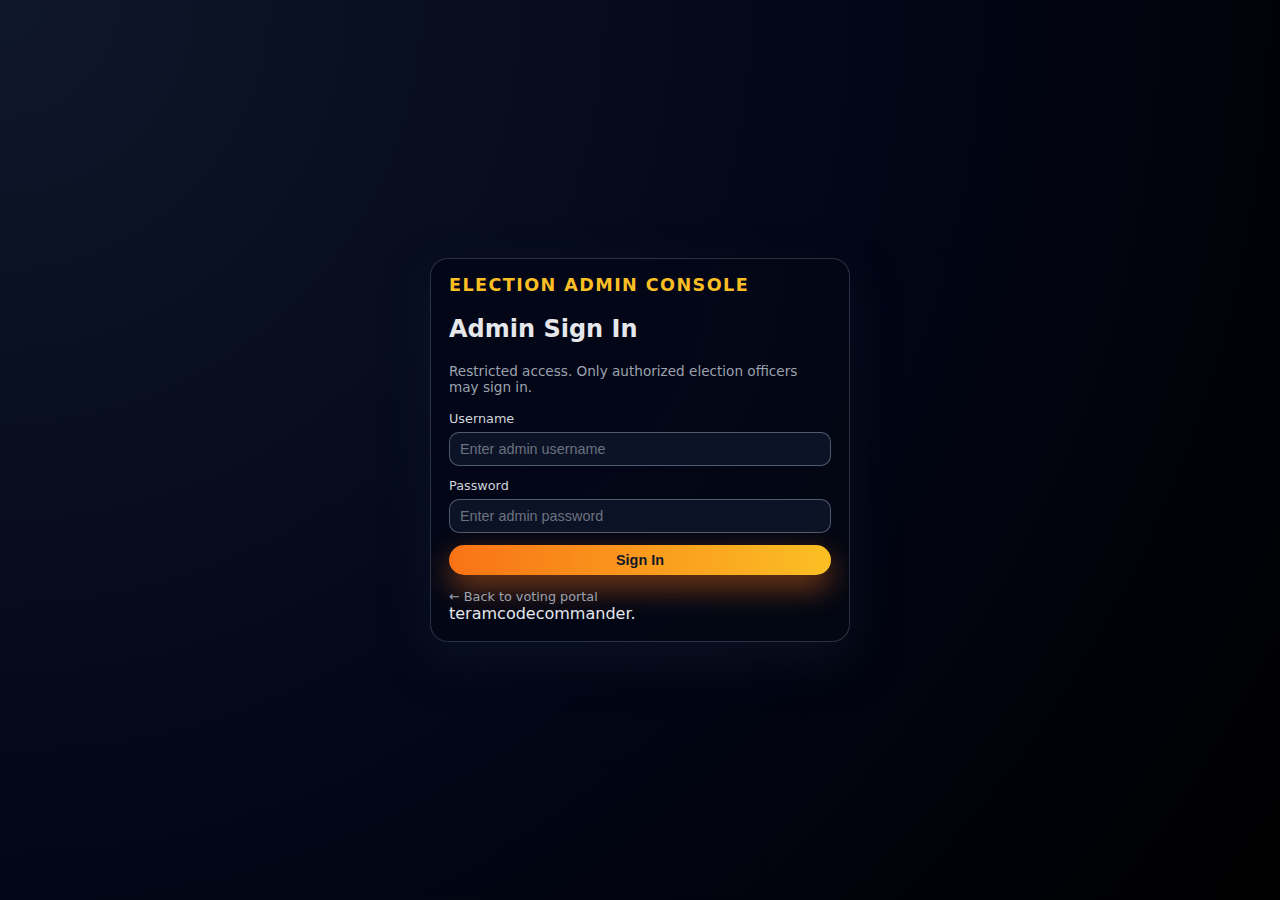
<file: admin.html>
<!DOCTYPE html>
<html lang="en">
  <head>
    <meta charset="UTF-8" />
    <meta name="viewport" content="width=device-width, initial-scale=1.0" />
    <title>Admin Dashboard - Online Election</title>
    <link rel="stylesheet" href="styles.css" />
  </head>
  <body class="layout-admin">
    <header class="site-header admin-header">
      <div class="container header-inner">
        <h1 class="logo">Election Admin Dashboard</h1>
        <nav class="main-nav">
          <a href="index.html" class="nav-link">Public Voting</a>
          <a href="results.html" class="nav-link">Public Results</a>
          <button id="logoutBtn" class="btn btn-ghost">Logout</button>
        </nav>
      </div>
    </header>

    <main class="container main-content admin-main">
      <section class="dashboard-grid">
        <article class="card stat-card">
          <h3>Total Parties</h3>
          <p class="stat-value" id="totalParties">0</p>
        </article>
        <article class="card stat-card">
          <h3>Total Votes</h3>
          <p class="stat-value" id="totalVotes">0</p>
        </article>
        <article class="card stat-card">
          <h3>Election Status</h3>
          <p class="stat-value" id="electionStatusLabel">Stopped</p>
          <button id="toggleElectionBtn" class="btn btn-chip"></button>
        </article>
        <article class="card stat-card winning-card" id="winningCard">
          <h3>Winning Party</h3>
          <p class="stat-value" id="winningPartyName">Not declared</p>
          <p class="muted" id="winningPartyVotes"></p>
          <button id="declareResultsBtn" class="btn btn-outline-small">
            Declare Results
          </button>
        </article>
      </section>

      <section class="layout-split">
        <article class="card">
          <div class="card-header">
            <h3>Manage Parties</h3>
          </div>
          <form id="partyForm" class="form-grid">
            <input type="hidden" id="partyId" />
            <div class="form-field">
              <label for="partyName">Party Name</label>
              <input id="partyName" type="text" required placeholder="Enter party name" />
            </div>
            <div class="form-field">
              <label for="partySymbol">Symbol</label>
              <input
                id="partySymbol"
                type="text"
                required
                placeholder="e.g. Lotus, Hand, Star, or emoji"
              />
            </div>
            <div class="form-field">
              <label for="partyLeader">Leader Name</label>
              <input id="partyLeader" type="text" required placeholder="Leader full name" />
            </div>
            <div class="form-field">
              <label for="partyCandidate">Candidate Name</label>
              <input
                id="partyCandidate"
                type="text"
                required
                placeholder="Candidate for this election"
              />
            </div>
            <div class="form-actions">
              <button type="submit" class="btn btn-primary" id="savePartyBtn">
                Add Party
              </button>
              <button type="button" class="btn btn-ghost" id="resetPartyFormBtn">
                Clear
              </button>
            </div>
          </form>

          <div class="table-wrapper">
            <table class="table" id="partyTable">
              <thead>
                <tr>
                  <th>Name</th>
                  <th>Symbol</th>
                  <th>Leader</th>
                  <th>Candidate</th>
                  <th>Status</th>
                  <th>Actions</th>
                </tr>
              </thead>
              <tbody>
                <!-- Parties rendered here -->
              </tbody>
            </table>
          </div>
        </article>

        <article class="card">
          <div class="card-header">
            <h3>Live Voting Records</h3>
            <span class="tag tag-soft" id="voteCountTag">0 votes</span>
          </div>
          <div class="table-wrapper table-scroll">
            <table class="table" id="voteTable">
              <thead>
                <tr>
                  <th>Voter</th>
                  <th>Voter ID</th>
                  <th>Party</th>
                  <th>Candidate</th>
                  <th>Time</th>
                  <th>Status</th>
                  <th>Actions</th>
                </tr>
              </thead>
              <tbody>
                <!-- Votes rendered here -->
              </tbody>
            </table>
          </div>
        </article>
      </section>
    </main>

    <div id="toast" class="toast"></div>

    <footer class="site-footer">
      <div class="container footer-inner">
        <span>Admin session active</span>
        <span class="muted">Changes are instantly visible on public pages.</span>
      </div>
    </footer>

    <script src="js/dataStore.js"></script>
    <script src="js/admin.js"></script>
  </body>
</html>
</file>
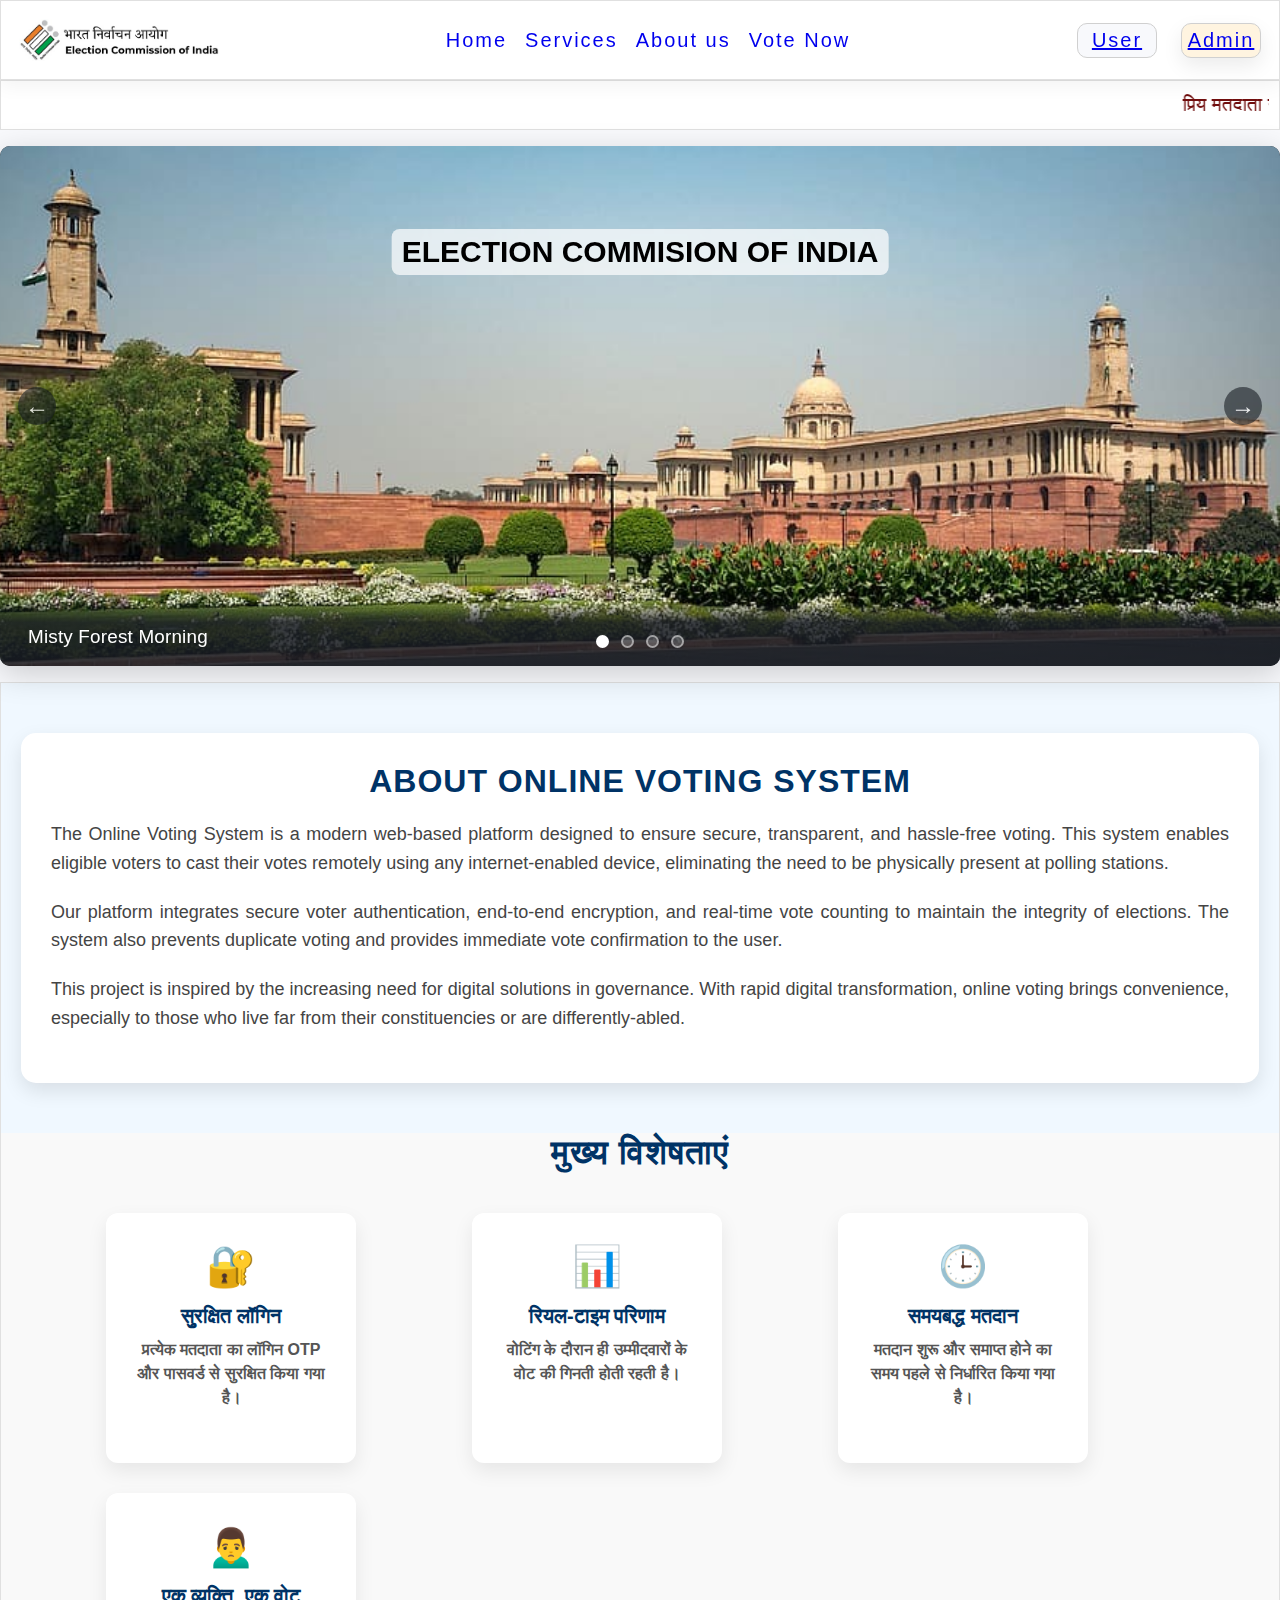
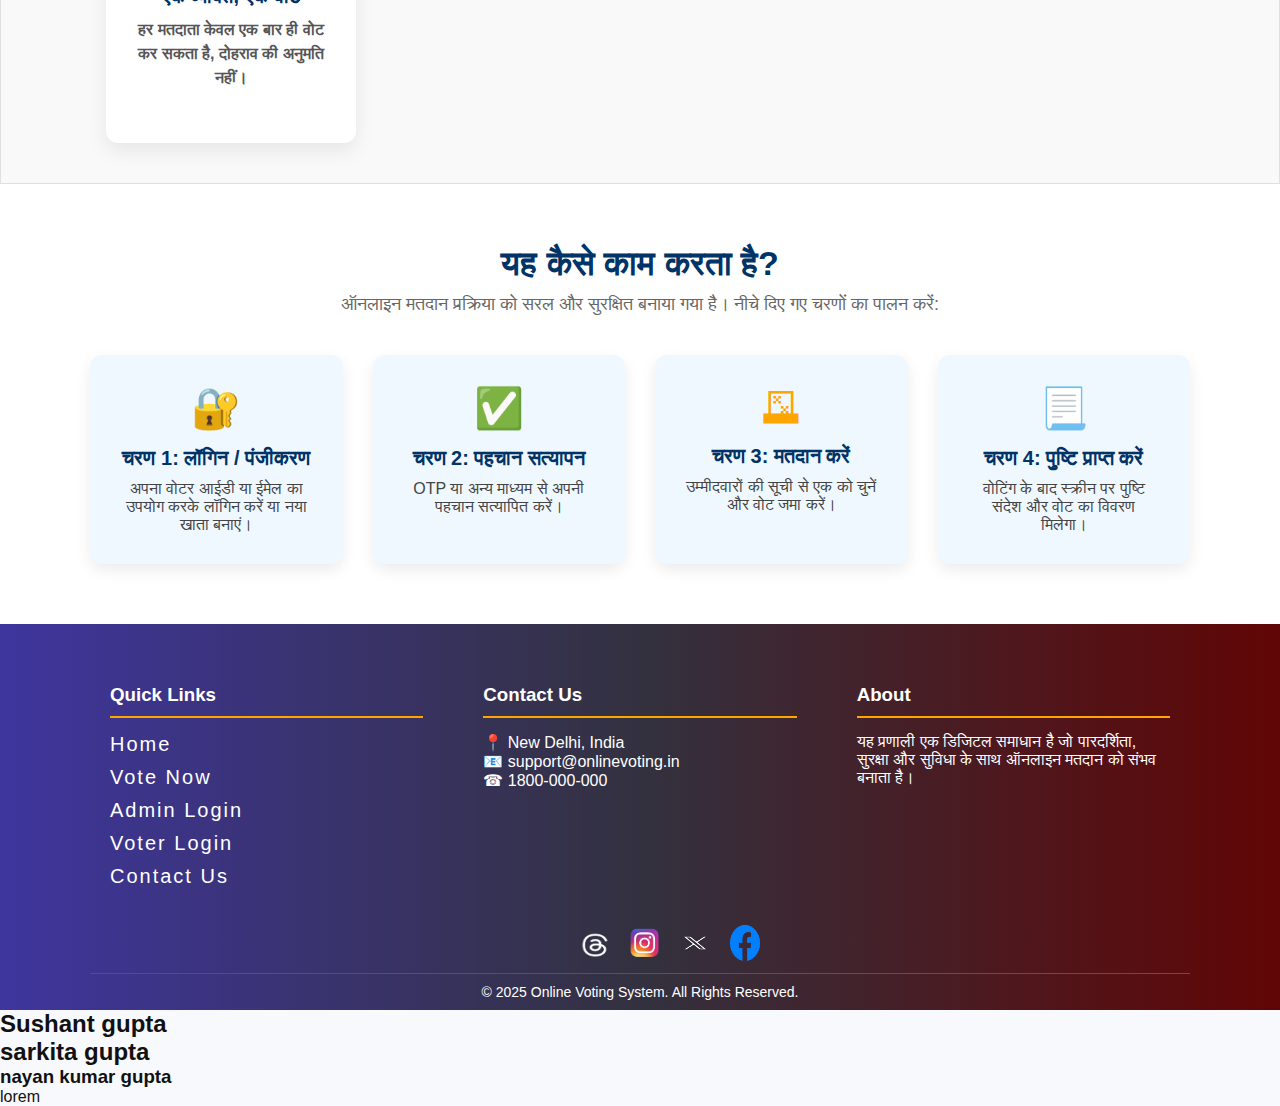
<file: home.html>
<!DOCTYPE html>
<html lang="en">
<head>
    <meta charset="UTF-8">
    <meta name="viewport" content="width=device-width, initial-scale=1.0">
    <title>Document</title>
    <link rel="stylesheet" href="home.css">
</head>
<body>
    <div id="navbar">
       <img id="img1" src="image/logo.jpg" alt="logo" id="logo" height="70px" width="300px">
        <div id="nav-links">
        <a href="#" style="text-decoration: none;">Home</a>
        <a href="service.html" style="text-decoration:none;">Services</a>
        <a href="about.html" style="text-decoration:none;">About us</a>
        <a href="sign.html" style="text-decoration:none;">Vote Now</a>
       

        </div class="admin_user">
        <a href="sign.html"><div id="div1">User</div></a>
        <a href="admin-login.html"><div id="div2">Admin</div></a>
       </div>
     
<!-- 2nd navbar -->
 <div id = "navbar2">
      <marquee scrollamount="10">प्रिय मतदाता गण, आपकी सुरक्षा, सुविधा और लोकतंत्र की मजबूती को ध्यान में रखते हुए भारत सरकार ने अब घर बैठे ऑनलाइन मतदान की सुविधा प्रदान की है। अब हर नागरिक कहीं से भी अपने मताधिकार का प्रयोग कर सकता है — सुरक्षित, पारदर्शी और सुविधाजनक तरीके से। 🗳 अपना कीमती वोट जरूर दें, क्योंकि आपका एक वोट देश का भविष्य तय करता है। अपने वोट की गोपनीयता बनाए रखें, किसी से जानकारी साझा न करें। मतदान से पहले अपनी जानकारी सत्यापित करें। अपना मतदान केंद्र ऑनलाइन पोर्टल पर देखें । हर वोट कीमती है, जिम्मेदारी से मतदान करें।</marquee>

 </div>



 <!--slider  -->
<div class="slider" id="slider">
    <div class="slides">
        

      
      <div class="slide active">
        <h1><div id="back-text">ELECTION COMMISION OF INDIA </div></h1>

        <img src="image/parliament3.jpg" alt="Forest" />
        <div class="caption">Misty Forest Morning</div>
      </div>
      
      <div class="slide">

        
        <img src="image/meeting.jpg" alt="Mountains"  />
        <div class="caption">Majestic Mountain Peaks</div>
      </div>
      
      <div class="slide">
       
        <img src="image/click.jpg" alt="Deser" />
        <div class="caption">Golden Desert Dunes</div>
      </div>
      
      <div class="slide">
        
        <img src="image/chachi.jpg" alt="Ocean" style="width:100%; height:500px;" />
        <div class="caption">Serene Ocean Sunset</div>
      </div>
    </div>
     
    <button class="arrow left" aria-label="Previous Slide">&#8592;</button>
    <button class="arrow right" aria-label="Next Slide">&#8594;</button>
 
    <div class="dots"></div>
  </div>


  <div class="dashboard">

    <section id="about">
      <div class="about-container">
        <h2>About Online Voting System</h2>
        <p>
          The Online Voting System is a modern web-based platform designed to ensure secure, transparent, and hassle-free voting. 
          This system enables eligible voters to cast their votes remotely using any internet-enabled device, eliminating the need to be physically present at polling stations.
        </p>
        <p>
          Our platform integrates secure voter authentication, end-to-end encryption, and real-time vote counting to maintain the integrity of elections.
          The system also prevents duplicate voting and provides immediate vote confirmation to the user.
        </p>
        <p>
          This project is inspired by the increasing need for digital solutions in governance. With rapid digital transformation, online voting brings convenience, especially to those who live far from their constituencies or are differently-abled.
        </p>
        
      </div>
    </section>
    

    <section id="features">
      <div class="features-container">
        <h2>मुख्य विशेषताएं</h2>
        <div class="features-grid">
    
          <div class="feature-box  bottom-slide-box">
            <div class="icon ">🔐</div>
            <h3>सुरक्षित लॉगिन</h3>
            <p>प्रत्येक मतदाता का लॉगिन OTP और पासवर्ड से सुरक्षित किया गया है।</p>
          </div>
    
          <div class="feature-box  bottom-slide-box">
            <div class="icon">📊</div>
            <h3>रियल-टाइम परिणाम</h3>
            <p>वोटिंग के दौरान ही उम्मीदवारों के वोट की गिनती होती रहती है।</p>
          </div>
    
          <div class="feature-box bottom-slide-box">
            <div class="icon">🕒</div>
            <h3>समयबद्ध मतदान</h3>
            <p>मतदान शुरू और समाप्त होने का समय पहले से निर्धारित किया गया है।</p>
          </div>
    
          <div class="feature-box bottom-slide-box">
            <div class="icon">🙍‍♂</div>
            <h3>एक व्यक्ति, एक वोट</h3>
            <p>हर मतदाता केवल एक बार ही वोट कर सकता है, दोहराव की अनुमति नहीं।</p>
          </div>
    
        </div>
      </div>
    </section>
  </div>
  <section id="how-it-works">
    <div class="hiw-container">
      <h2>यह कैसे काम करता है?</h2>
      <p class="hiw-subtext">ऑनलाइन मतदान प्रक्रिया को सरल और सुरक्षित बनाया गया है। नीचे दिए गए चरणों का पालन करें:</p>
  
      <div class="hiw-steps">
  
        <div class="hiw-box">
          <div class="hiw-icon">🔐</div>
          <h3>चरण 1: लॉगिन / पंजीकरण</h3>
          <p>अपना वोटर आईडी या ईमेल का उपयोग करके लॉगिन करें या नया खाता बनाएं।</p>
        </div>
  
        <div class="hiw-box">
          <div class="hiw-icon">✅</div>
          <h3>चरण 2: पहचान सत्यापन</h3>
          <p>OTP या अन्य माध्यम से अपनी पहचान सत्यापित करें।</p>
        </div>
  
        <div class="hiw-box">
          <div class="hiw-icon">🗳</div>
          <h3>चरण 3: मतदान करें</h3>
          <p>उम्मीदवारों की सूची से एक को चुनें और वोट जमा करें।</p>
        </div>
  
        <div class="hiw-box">
          <div class="hiw-icon">📃</div>
          <h3>चरण 4: पुष्टि प्राप्त करें</h3>
          <p>वोटिंग के बाद स्क्रीन पर पुष्टि संदेश और वोट का विवरण मिलेगा।</p>
        </div>
  
      </div>
    </div>
  </section>



<!-- footer -->
<div class="footer">
  <footer>
    <div class="footer-container">
      <div class="footer-section">
        <h3>Quick Links</h3>
        <ul>
          <li><a href="#">Home</a></li>
          <li><a href="#">Vote Now</a></li>
          <li><a href="#">Admin Login</a></li>
          <li><a href="#">Voter Login</a></li>
          <li><a href="#">Contact Us</a></li>
        </ul>
      </div>
      <div class="footer-section">
        <h3>Contact Us</h3>
        <p>📍 New Delhi, India</p>
        <p>📧 support@onlinevoting.in</p>
        <p>☎ 1800-000-000</p>
      </div>
      <div class="footer-section">
        <h3>About</h3>
        <p>यह प्रणाली एक डिजिटल समाधान है जो पारदर्शिता, सुरक्षा और सुविधा के साथ ऑनलाइन मतदान को संभव बनाता है।</p>
      </div>
    </div>

  <!-- insta , facebook, twitter  -->
   <div class="linking">
   <a href=""></a> <img src="image/thread.png" style="height:50px; width:50px;">
    <a href="https://www.instagram.com/ecisveep/"><img src="image/instagram.png" style="height:50px; width:50px;"></a>
    <a href="https://x.com/ECISVEEP"><img src="image/twitter.png" style="height:50px; width:50px;"></a>
    <a href="https://www.facebook.com/ECI/"><img src="image/facebook1.png" style="height:40px; width:50px;"></a>
   </div>
    
    <div class="footer-bottom">
      <p>© 2025 Online Voting System. All Rights Reserved.</p>
    </div>
    <button id="scrollToTopBtn" title="Go to top">⬆</button>
    
  </footer>
</div>

    <script src="script.js"></script>

<h2>Sushant gupta </h2>
<h2>sarkita gupta </h2>
<h3>nayan kumar gupta</h3>
<p>lorem  </p>
</body>
</html>
</file>
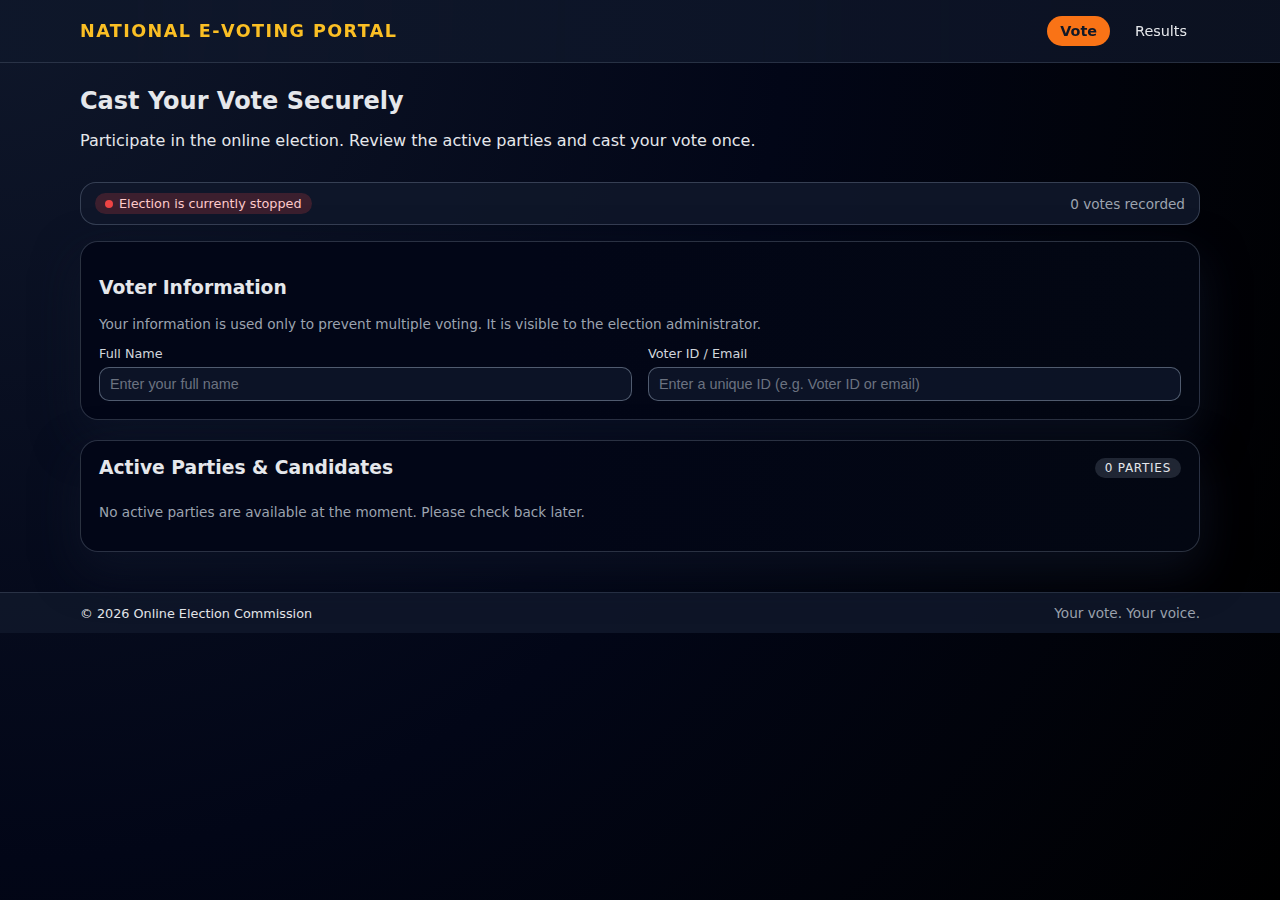
<file: ResultPage.html>
<!DOCTYPE html>
<html lang="en">
  <head>
    <meta charset="UTF-8" />
    <meta name="viewport" content="width=device-width, initial-scale=1.0" />
    <title>Online Election Voting System</title>
    <link rel="stylesheet" href="styles.css" />
  </head>
  <body class="layout-user">
    <header class="site-header">
      <div class="container header-inner">
        <h1 class="logo">National E‑Voting Portal</h1>
        <nav class="main-nav">
          <a href="ResultPage.html" class="nav-link active">Vote</a>
          <a href="results.html" class="nav-link">Results</a>
          <!-- <a href="admin-login.html" class="nav-link nav-link-accent">Admin</a> -->
        </nav>
      </div>
    </header>

    <main class="container main-content">
      <section class="hero">
        <div class="hero-text">
          <h2>Cast Your Vote Securely</h2>
          <p>
            Participate in the online election. Review the active parties and cast your vote once.
          </p>
        </div>
        <div class="hero-status" id="electionStatusBanner">
          <!-- Populated by JS -->
        </div>
      </section>

      <section class="card voter-form-card">
        <h3>Voter Information</h3>
        <p class="muted">
          Your information is used only to prevent multiple voting. It is visible to the election administrator.
        </p>
        <form id="voterInfoForm" class="form-grid">
          <div class="form-field">
            <label for="voterName">Full Name</label>
            <input type="text" id="voterName" required placeholder="Enter your full name" />
          </div>
          <div class="form-field">
            <label for="voterId">Voter ID / Email</label>
            <input
              type="text"
              id="voterId"
              required
              placeholder="Enter a unique ID (e.g. Voter ID or email)"
            />
          </div>
        </form>
      </section>

      <section class="card">
        <div class="card-header">
          <h3>Active Parties &amp; Candidates</h3>
          <span class="tag tag-soft" id="partyCountTag">0 parties</span>
        </div>
        <div id="partyList" class="party-list">
          <!-- Parties rendered here -->
        </div>
        <p class="muted" id="noPartiesMessage" style="display: none;">
          No active parties are available at the moment. Please check back later.
        </p>
      </section>
    </main>

    <div id="toast" class="toast"></div>

    <footer class="site-footer">
      <div class="container footer-inner">
        <span>&copy; <span id="year"></span> Online Election Commission</span>
        <span class="muted">Your vote. Your voice.</span>
      </div>
    </footer>

    <script src="js/dataStore.js"></script>
    <script src="js/user.js"></script>
  </body>
</html>
</file>
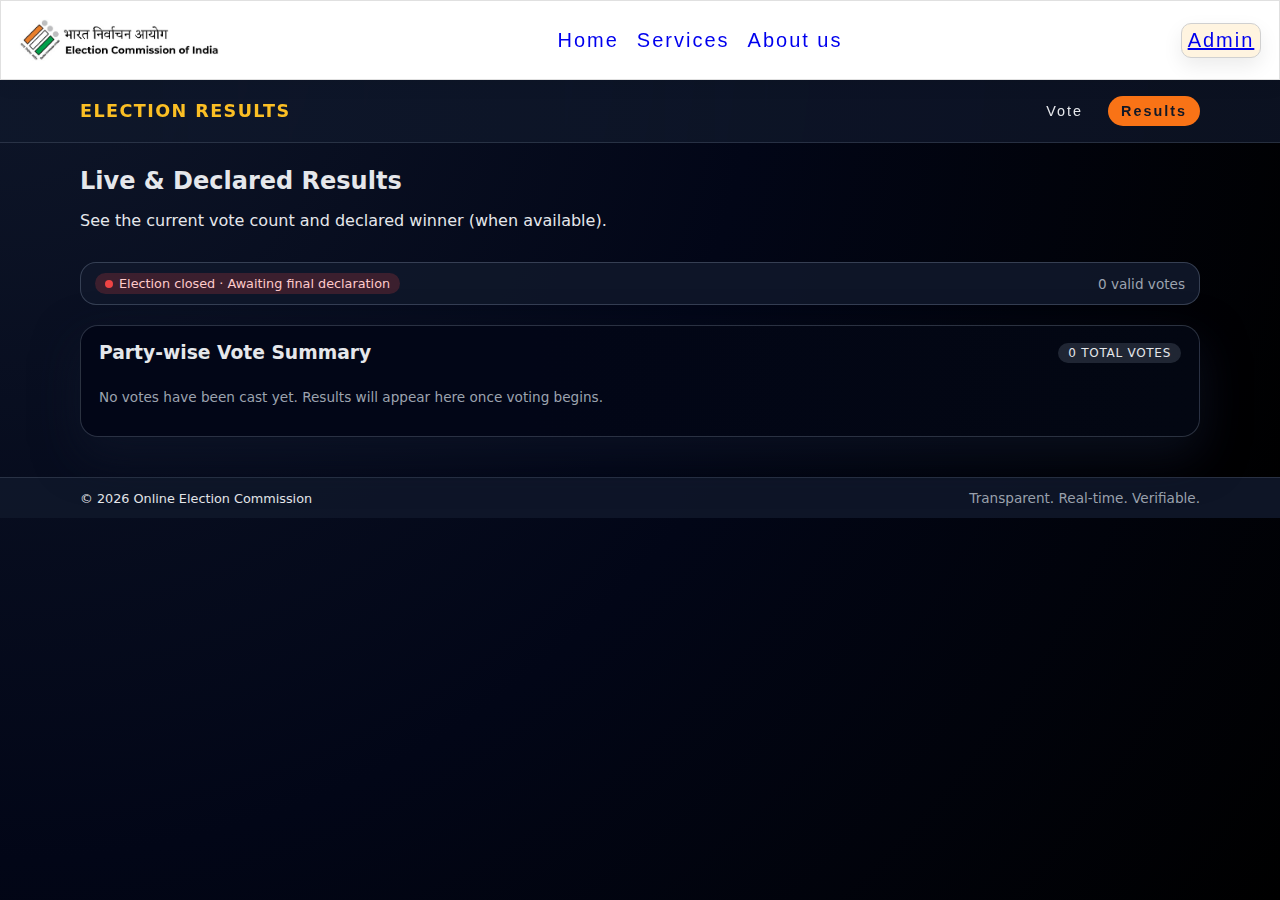
<file: results.html>
<!DOCTYPE html>
<html lang="en">
  <head>
    <meta charset="UTF-8" />
    <meta name="viewport" content="width=device-width, initial-scale=1.0" />
    <title>Election Results - Online Election</title>
    <link rel="stylesheet" href="result.css" />
  </head>
  <body class="layout-user">
      
    <div id="navbar">
       <img id="img1" src="image/logo.jpg" alt="logo" id="logo" height="70px" width="300px">
        <div id="nav-links">
        <a href="home.html" style="text-decoration: none;">Home</a>
        <a href="service.html" style="text-decoration:none;">Services</a>
        <a href="about.html" style="text-decoration:none;">About us</a>
        <!-- <a href="sign.html" style="text-decoration:none;">Vote Now</a> -->
       

        </div class="admin_user">
        <!-- <a href="sign.html"><div id="div1">User</div></a> -->
        <a href="admin-login.html"><div id="div2">Admin</div></a>
       </div>


    <header class="site-header">
      <div class="container header-inner">
        <h1 class="logo">Election Results</h1>
        <nav class="main-nav">
          <a href="index.html" class="nav-link">Vote</a>
          <a href="results.html" class="nav-link active">Results</a>
          <!-- <a href="admin-login.html" class="nav-link nav-link-accent">Admin</a> -->
        </nav>
      </div>
    </header>

    <main class="container main-content">
      <section class="hero">
        <div class="hero-text">
          <h2>Live & Declared Results</h2>
          <p>See the current vote count and declared winner (when available).</p>
        </div>
        <div class="hero-status" id="resultsStatusBanner">
          <!-- populated by JS -->
        </div>
      </section>

      <section class="card">
        <div class="card-header">
          <h3>Party-wise Vote Summary</h3>
          <span class="tag tag-soft" id="totalVotesResultsTag">0 total votes</span>
        </div>
        <div id="resultsList" class="results-list">
          <!-- results cards -->
        </div>
        <p class="muted" id="noVotesMessage" style="display: none;">
          No votes have been cast yet. Results will appear here once voting begins.
        </p>
      </section>
    </main>

    <footer class="site-footer">
      <div class="container footer-inner">
        <span>&copy; <span id="year"></span> Online Election Commission</span>
        <span class="muted">Transparent. Real-time. Verifiable.</span>
      </div>
    </footer>

    <script src="js/dataStore.js"></script>
    <script src="js/results.js"></script>
  </body>
</html>
</file>
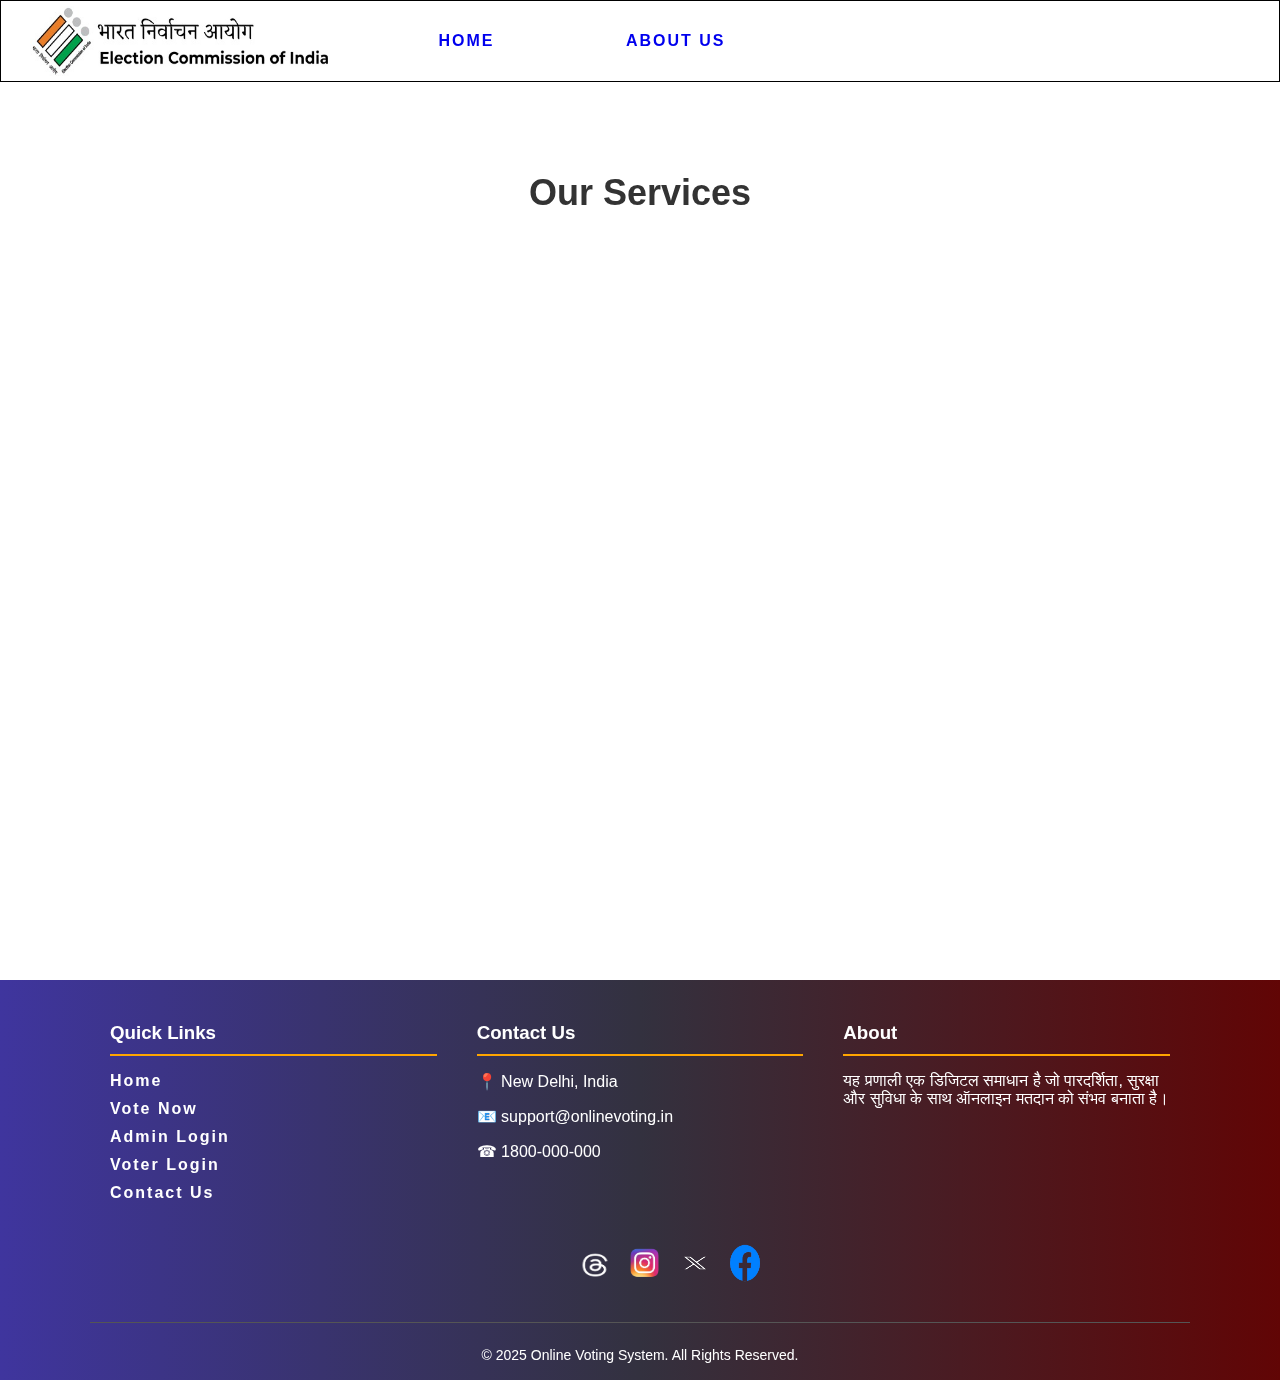
<file: service.html>
<!DOCTYPE html>
<html lang="en">
<head>
  <meta charset="UTF-8">
  <title>Online Voting Services</title>
  <link rel="stylesheet" href="service.css">
</head>
<body>

    <!-- navbar -->
<div id="navbar">
    <img id="img1" src="image/logo.jpg" alt="logo" id="logo" height="70px" width="300px">
     <div id="nav-links">
     <a href="home.html" style="text-decoration: none;">HOME</a>
     <!-- <a href="#" style="text-decoration:none;">SERVICES</a> -->
     <a href="about.html" style="text-decoration:none;">ABOUT US</a>
     <!-- <a href="#" style="text-decoration:none;"></a> -->
  
    </div>
 </div>

  <section class="services-section">
    <h2>Our Services</h2>
    <div class="services-grid">

      <div class="service-box bottom-slide-box slide-up-box">
        <h3>🧾 Voter Registration</h3>
        <p>Easy online registration for eligible voters using verified credentials.</p>
      </div>

      <div class="service-box bottom-slide-box slide-up-box">
        <h3>🔐 Secure Login</h3>
        <p>Two-factor authentication and encryption to keep voter data safe.</p>
      </div>

      <div class="service-box bottom-slide-box slide-up-box">
        <h3>📊 Live Voting Dashboard</h3>
        <p>Real-time voting data visualization for admin and users.</p>
      </div>

      <div class="service-box bottom-slide-box slide-up-box">
        <h3>📥 Cast Your Vote</h3>
        <p>Simple and intuitive interface to cast votes securely in seconds.</p>
      </div>

      <div class="service-box bottom-slide-box slide-up-box">
        <h3>🛡 Data Encryption</h3>
        <p>End-to-end encryption ensures vote privacy and integrity.</p>
      </div>

      <div class="service-box bottom-slide-box slide-up-box">
        <h3>📃 Result Export</h3>
        <p>Download final results in PDF or Excel format for documentation.</p>
      </div>

      <div class="service-box bottom-slide-box slide-up-box">
        <h3>🧑‍💼 Admin Panel</h3>
        <p>Manage elections, users, and settings with a powerful admin dashboard.</p>
      </div>

    </div>
  </section>


   <!-- footer -->
<div class="footer">
    <footer>
      <div class="footer-container">
        <div class="footer-section">
          <h3>Quick Links</h3>
          <ul>
            <li><a href="#">Home</a></li>
            <li><a href="#">Vote Now</a></li>
            <li><a href="#">Admin Login</a></li>
            <li><a href="#">Voter Login</a></li>
            <li><a href="#">Contact Us</a></li>
          </ul>
        </div>
        <div class="footer-section">
          <h3>Contact Us</h3>
          <p>📍 New Delhi, India</p>
          <p>📧 support@onlinevoting.in</p>
          <p>☎ 1800-000-000</p>
        </div>
        <div class="footer-section">
          <h3>About</h3>
          <p>यह प्रणाली एक डिजिटल समाधान है जो पारदर्शिता, सुरक्षा और सुविधा के साथ ऑनलाइन मतदान को संभव बनाता है।</p>
        </div>
      </div>
  
      <!-- insta , facebook, twitter  -->
     <div class="linking">
      <a href=""></a> <img src="image/thread.png" style="height:50px; width:50px;">
       <a href="https://www.instagram.com/ecisveep/"><img src="image/instagram.png" style="height:50px; width:50px;"></a>
       <a href="https://x.com/ECISVEEP"><img src="image/twitter.png" style="height:50px; width:50px;"></a>
       <a href="https://www.facebook.com/ECI/"><img src="image/facebook1.png" style="height:40px; width:50px;"></a>
      </div>
  
      <div class="footer-bottom">
        <p>© 2025 Online Voting System. All Rights Reserved.</p>
      </div>
      <!-- <button id="scrollToTopBtn" title="Go to top">⬆</button> -->
    </footer>
  </div>
</body>
</html>
</file>
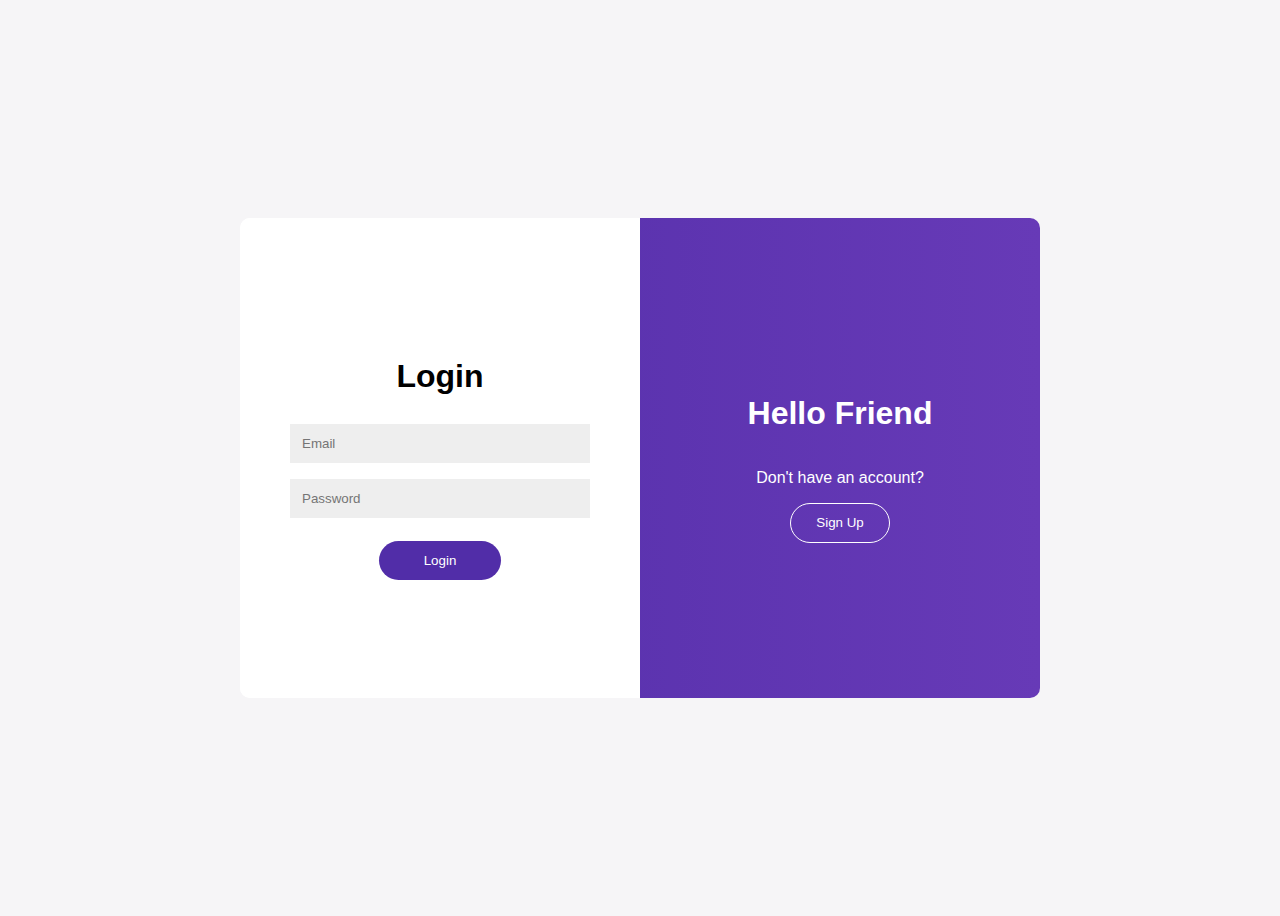
<file: sign.html>
<!DOCTYPE html>
<html lang="en">
<head>
  <meta charset="UTF-8">
  <title>Login Signup Slide</title>
  <link rel="stylesheet" href="signup.css">
</head>
<body>

<div class="container" id="container">

  <!-- SIGN UP -->
  <div class="form-container sign-up">
    <form>
      <h1>Create Account</h1>
      <input type="text" placeholder="Name">
      <input type="email" placeholder="Email">
      <input type="password" placeholder="Password">
      <button>Sign Up</button>
    </form>
  </div>

  <!-- LOGIN -->
  <div class="form-container sign-in">
    <form>
      <h1>Login</h1>
      <input type="email" placeholder="Email">
      <input type="password" placeholder="Password">
      <a href="results.html"><button>Login</button></a>
    </form>
  </div>

  <!-- SLIDING PANEL -->
  <div class="overlay-container">
    <div class="overlay">

      <div class="overlay-panel overlay-left">
        <h1>Welcome Back</h1>
        <p>Already have an account?</p>
        <button class="ghost" id="signIn">Login</button>
      </div>

      <div class="overlay-panel overlay-right">
        <h1>Hello Friend</h1>
        <p>Don't have an account?</p>
        <button class="ghost" id="signUp">Sign Up</button>
      </div>

    </div>
  </div>

</div>

<script src="signup.js"></script>
</body>
</html>
</file>
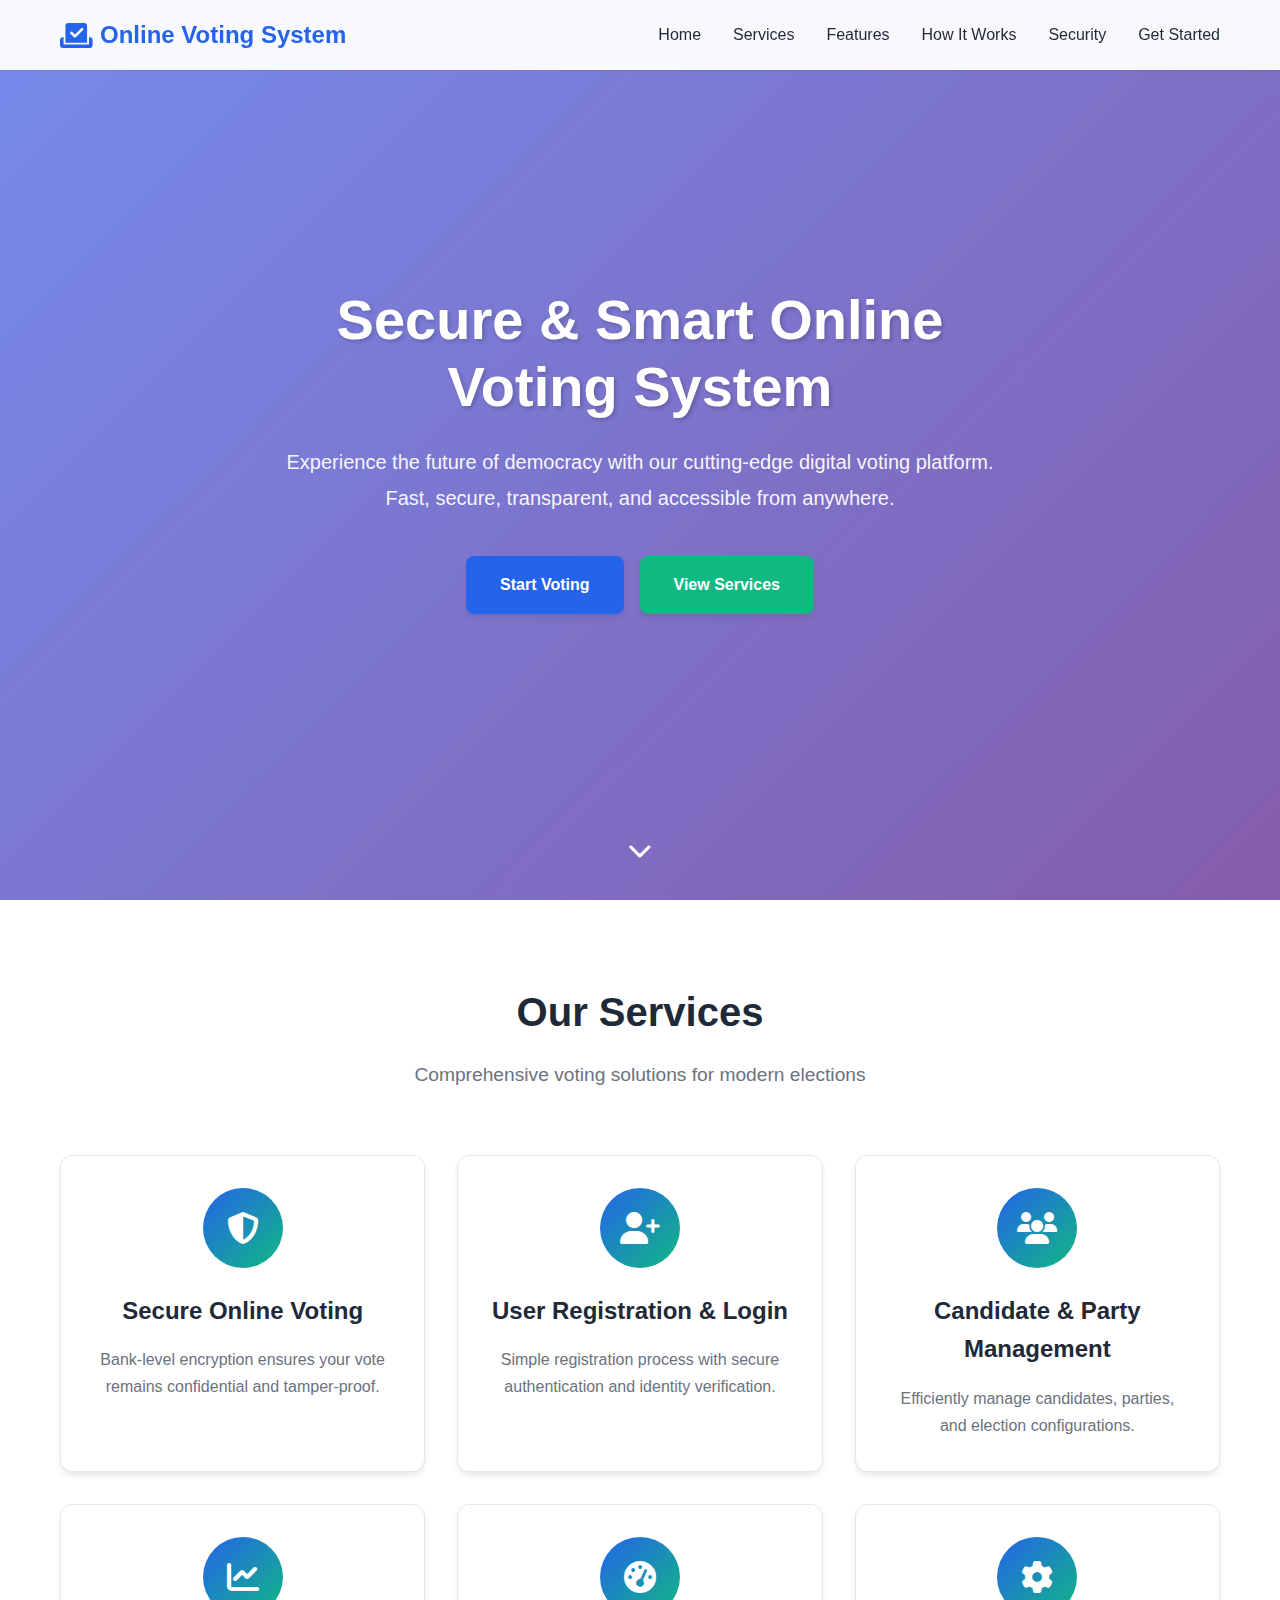
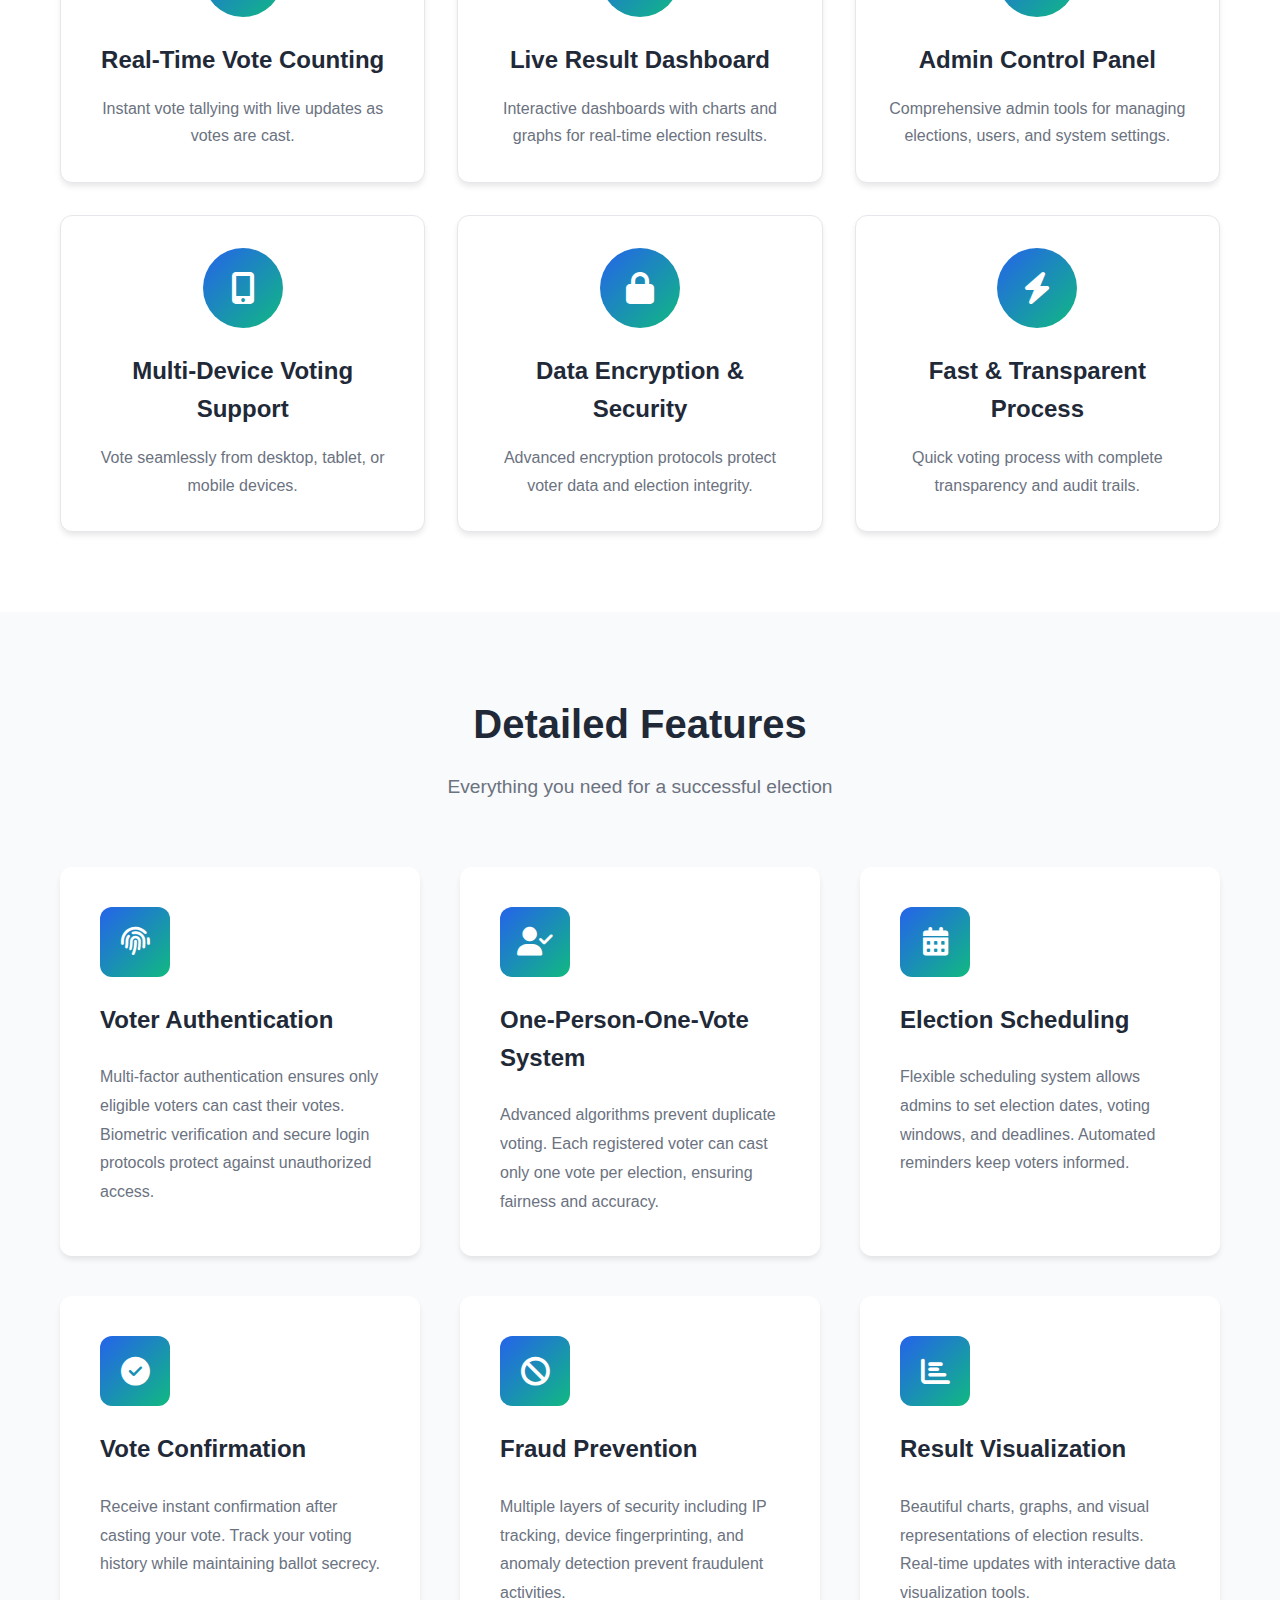
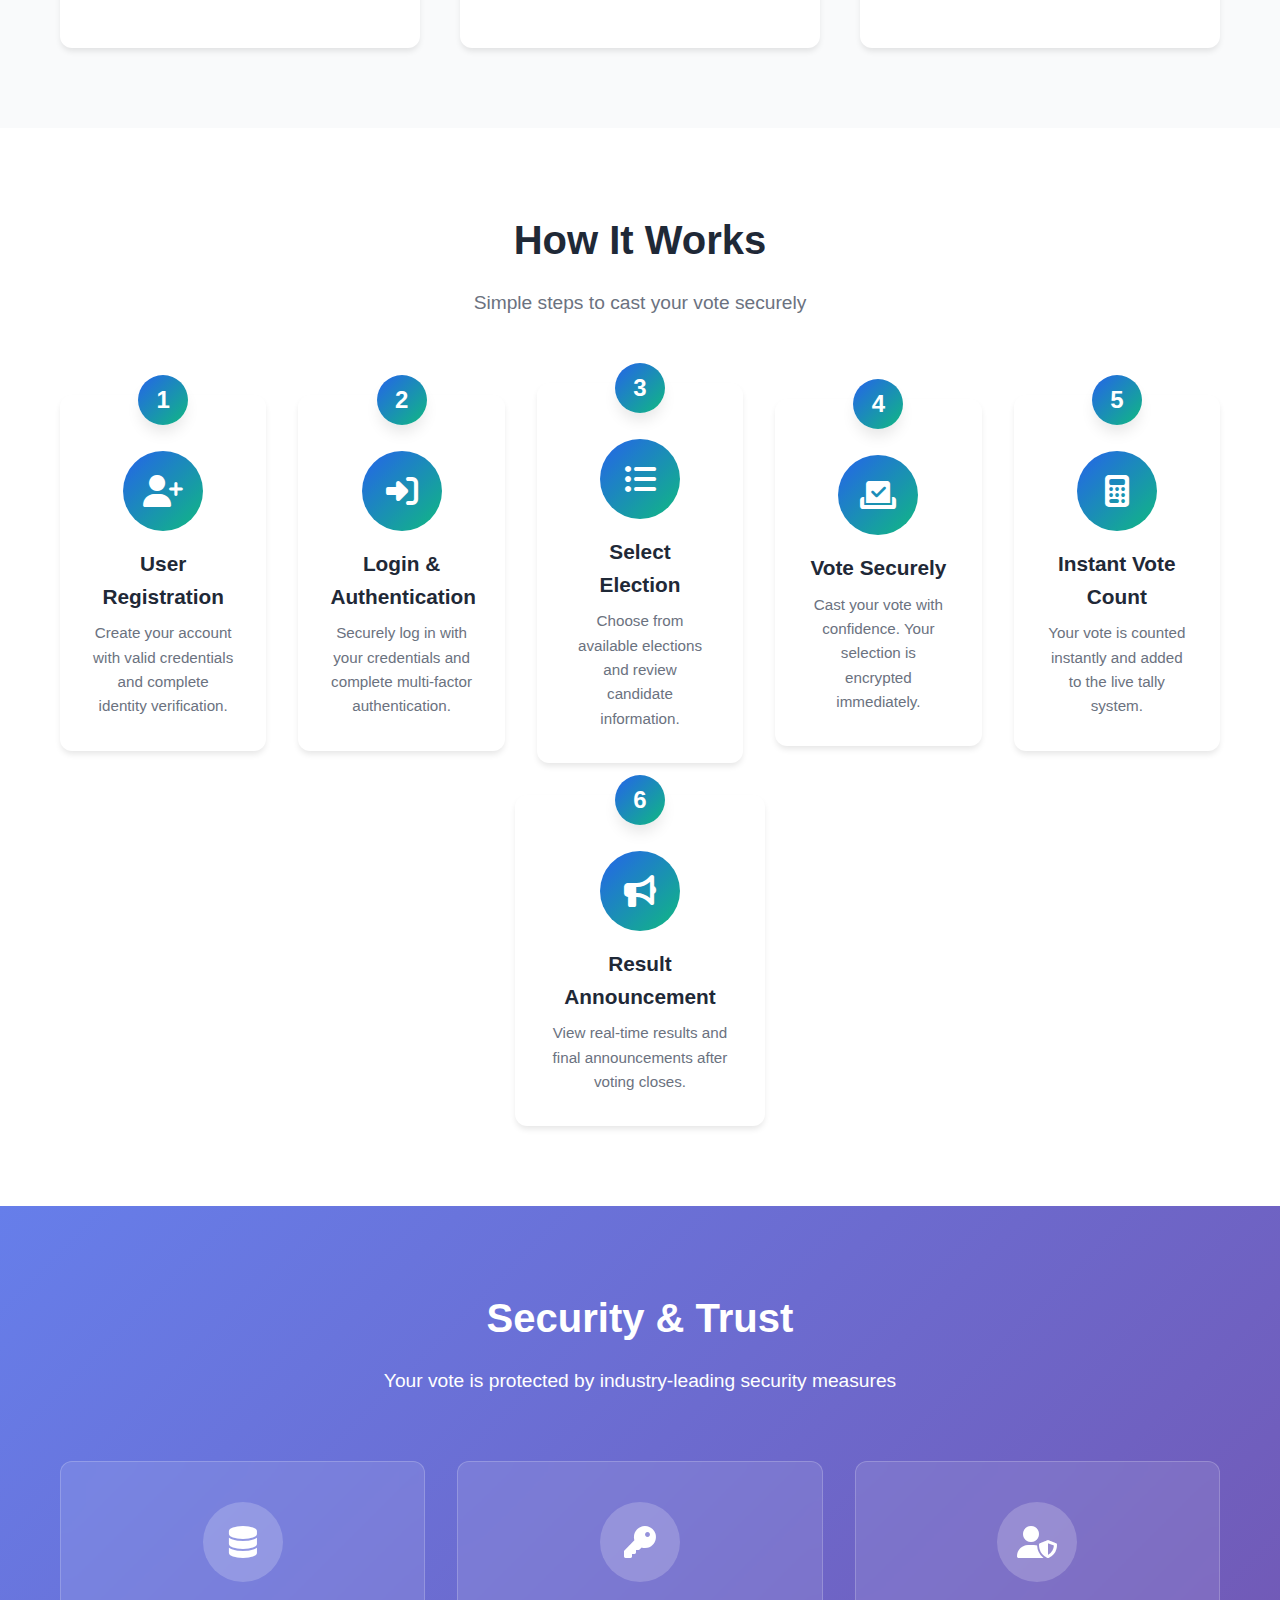
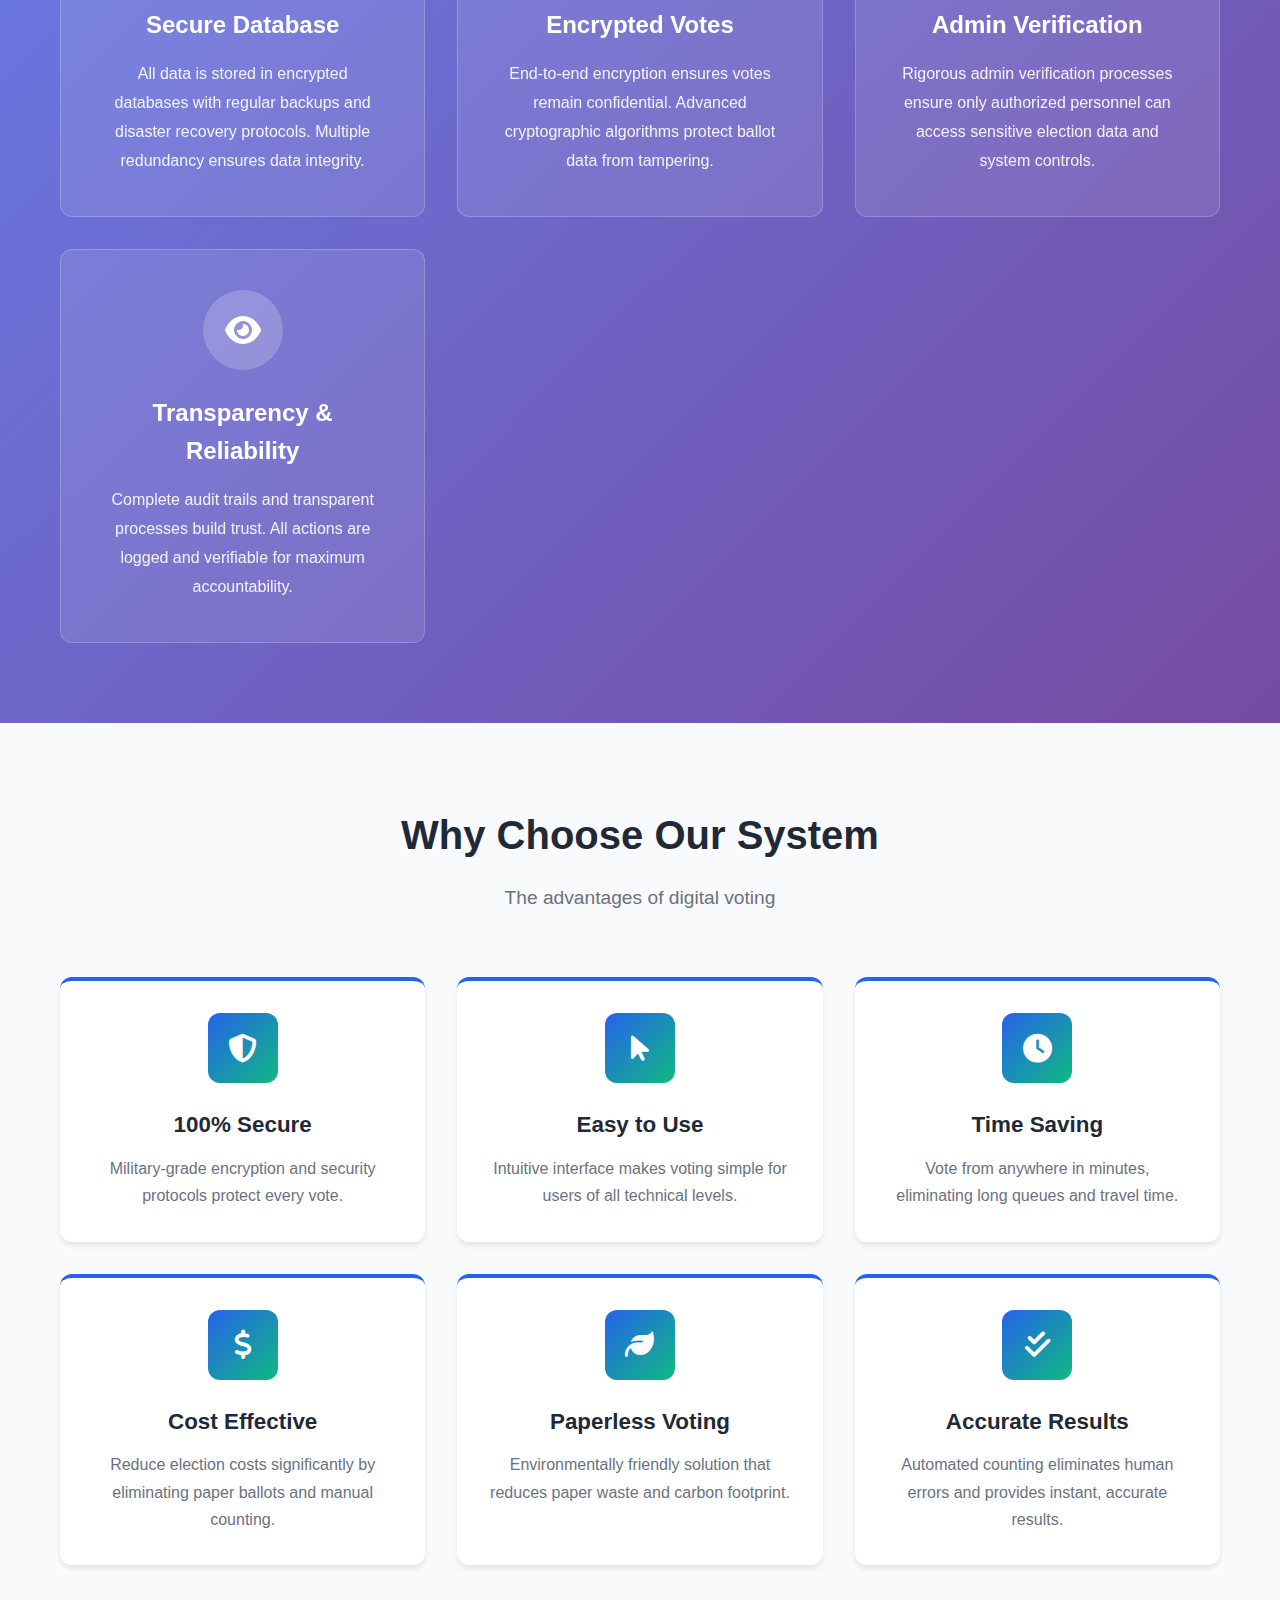
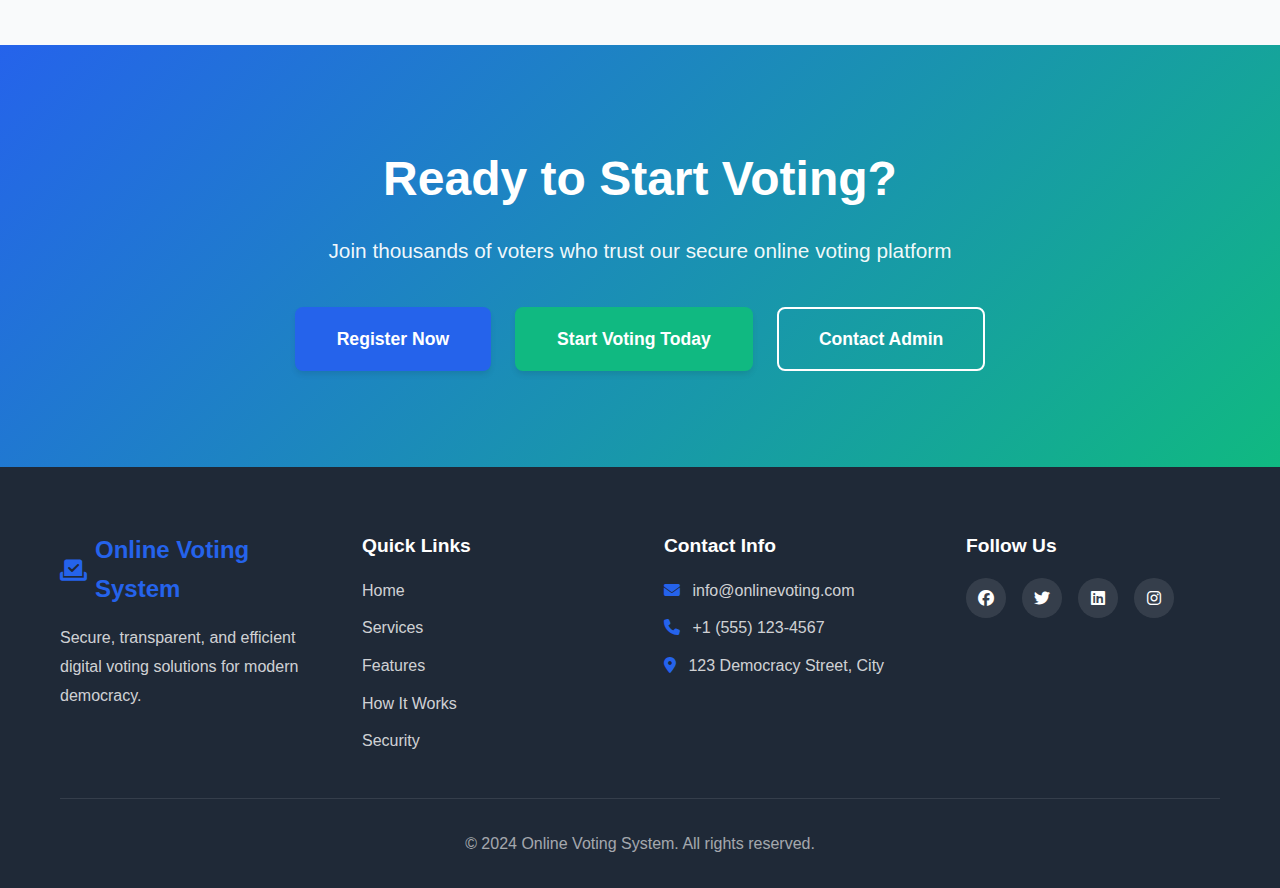
<file: servicesnew/service.html>
<!DOCTYPE html>
<html lang="en">
<head>
    <meta charset="UTF-8">
    <meta name="viewport" content="width=device-width, initial-scale=1.0">
    <title>Services - Online Voting System</title>
    <link rel="stylesheet" href="service.css">
    <link rel="stylesheet" href="https://cdnjs.cloudflare.com/ajax/libs/font-awesome/6.4.0/css/all.min.css">
</head>
<body>
    <!-- Sticky Navigation Bar -->
    <nav class="navbar" id="navbar">
        <div class="container">
            <div class="nav-brand">
                <i class="fas fa-vote-yea"></i>
                <span>Online Voting System</span>
            </div>
            <ul class="nav-menu" id="navMenu">
                <li><a href="#home" class="nav-link">Home</a></li>
                <li><a href="#services" class="nav-link">Services</a></li>
                <li><a href="#features" class="nav-link">Features</a></li>
                <li><a href="#how-it-works" class="nav-link">How It Works</a></li>
                <li><a href="#security" class="nav-link">Security</a></li>
                <li><a href="#cta" class="nav-link">Get Started</a></li>
            </ul>
            <div class="hamburger" id="hamburger">
                <span></span>
                <span></span>
                <span></span>
            </div>
        </div>
    </nav>

    <!-- Hero Section -->
    <section class="hero" id="home">
        <div class="hero-background"></div>
        <div class="container">
            <div class="hero-content">
                <h1 class="hero-title">Secure & Smart Online Voting System</h1>
                <p class="hero-subtitle">Experience the future of democracy with our cutting-edge digital voting platform. Fast, secure, transparent, and accessible from anywhere.</p>
                <div class="hero-buttons">
                    <a href="#cta" class="btn btn-primary">Start Voting</a>
                    <a href="#services" class="btn btn-secondary">View Services</a>
                </div>
            </div>
        </div>
        <div class="scroll-indicator">
            <i class="fas fa-chevron-down"></i>
        </div>
    </section>

    <!-- Services Overview Section -->
    <section class="services-overview" id="services">
        <div class="container">
            <div class="section-header">
                <h2 class="section-title">Our Services</h2>
                <p class="section-subtitle">Comprehensive voting solutions for modern elections</p>
            </div>
            <div class="services-grid">
                <div class="service-card">
                    <div class="service-icon">
                        <i class="fas fa-shield-alt"></i>
                    </div>
                    <h3>Secure Online Voting</h3>
                    <p>Bank-level encryption ensures your vote remains confidential and tamper-proof.</p>
                </div>
                <div class="service-card">
                    <div class="service-icon">
                        <i class="fas fa-user-plus"></i>
                    </div>
                    <h3>User Registration & Login</h3>
                    <p>Simple registration process with secure authentication and identity verification.</p>
                </div>
                <div class="service-card">
                    <div class="service-icon">
                        <i class="fas fa-users"></i>
                    </div>
                    <h3>Candidate & Party Management</h3>
                    <p>Efficiently manage candidates, parties, and election configurations.</p>
                </div>
                <div class="service-card">
                    <div class="service-icon">
                        <i class="fas fa-chart-line"></i>
                    </div>
                    <h3>Real-Time Vote Counting</h3>
                    <p>Instant vote tallying with live updates as votes are cast.</p>
                </div>
                <div class="service-card">
                    <div class="service-icon">
                        <i class="fas fa-tachometer-alt"></i>
                    </div>
                    <h3>Live Result Dashboard</h3>
                    <p>Interactive dashboards with charts and graphs for real-time election results.</p>
                </div>
                <div class="service-card">
                    <div class="service-icon">
                        <i class="fas fa-cog"></i>
                    </div>
                    <h3>Admin Control Panel</h3>
                    <p>Comprehensive admin tools for managing elections, users, and system settings.</p>
                </div>
                <div class="service-card">
                    <div class="service-icon">
                        <i class="fas fa-mobile-alt"></i>
                    </div>
                    <h3>Multi-Device Voting Support</h3>
                    <p>Vote seamlessly from desktop, tablet, or mobile devices.</p>
                </div>
                <div class="service-card">
                    <div class="service-icon">
                        <i class="fas fa-lock"></i>
                    </div>
                    <h3>Data Encryption & Security</h3>
                    <p>Advanced encryption protocols protect voter data and election integrity.</p>
                </div>
                <div class="service-card">
                    <div class="service-icon">
                        <i class="fas fa-bolt"></i>
                    </div>
                    <h3>Fast & Transparent Process</h3>
                    <p>Quick voting process with complete transparency and audit trails.</p>
                </div>
            </div>
        </div>
    </section>

    <!-- Detailed Service Features Section -->
    <section class="features" id="features">
        <div class="container">
            <div class="section-header">
                <h2 class="section-title">Detailed Features</h2>
                <p class="section-subtitle">Everything you need for a successful election</p>
            </div>
            <div class="features-grid">
                <div class="feature-item">
                    <div class="feature-icon">
                        <i class="fas fa-fingerprint"></i>
                    </div>
                    <h3>Voter Authentication</h3>
                    <p>Multi-factor authentication ensures only eligible voters can cast their votes. Biometric verification and secure login protocols protect against unauthorized access.</p>
                </div>
                <div class="feature-item">
                    <div class="feature-icon">
                        <i class="fas fa-user-check"></i>
                    </div>
                    <h3>One-Person-One-Vote System</h3>
                    <p>Advanced algorithms prevent duplicate voting. Each registered voter can cast only one vote per election, ensuring fairness and accuracy.</p>
                </div>
                <div class="feature-item">
                    <div class="feature-icon">
                        <i class="fas fa-calendar-alt"></i>
                    </div>
                    <h3>Election Scheduling</h3>
                    <p>Flexible scheduling system allows admins to set election dates, voting windows, and deadlines. Automated reminders keep voters informed.</p>
                </div>
                <div class="feature-item">
                    <div class="feature-icon">
                        <i class="fas fa-check-circle"></i>
                    </div>
                    <h3>Vote Confirmation</h3>
                    <p>Receive instant confirmation after casting your vote. Track your voting history while maintaining ballot secrecy.</p>
                </div>
                <div class="feature-item">
                    <div class="feature-icon">
                        <i class="fas fa-ban"></i>
                    </div>
                    <h3>Fraud Prevention</h3>
                    <p>Multiple layers of security including IP tracking, device fingerprinting, and anomaly detection prevent fraudulent activities.</p>
                </div>
                <div class="feature-item">
                    <div class="feature-icon">
                        <i class="fas fa-chart-bar"></i>
                    </div>
                    <h3>Result Visualization</h3>
                    <p>Beautiful charts, graphs, and visual representations of election results. Real-time updates with interactive data visualization tools.</p>
                </div>
            </div>
        </div>
    </section>

    <!-- How It Works Section -->
    <section class="how-it-works" id="how-it-works">
        <div class="container">
            <div class="section-header">
                <h2 class="section-title">How It Works</h2>
                <p class="section-subtitle">Simple steps to cast your vote securely</p>
            </div>
            <div class="steps-container">
                <div class="step-item">
                    <div class="step-number">1</div>
                    <div class="step-icon">
                        <i class="fas fa-user-plus"></i>
                    </div>
                    <h3>User Registration</h3>
                    <p>Create your account with valid credentials and complete identity verification.</p>
                </div>
                <div class="step-connector"></div>
                <div class="step-item">
                    <div class="step-number">2</div>
                    <div class="step-icon">
                        <i class="fas fa-sign-in-alt"></i>
                    </div>
                    <h3>Login & Authentication</h3>
                    <p>Securely log in with your credentials and complete multi-factor authentication.</p>
                </div>
                <div class="step-connector"></div>
                <div class="step-item">
                    <div class="step-number">3</div>
                    <div class="step-icon">
                        <i class="fas fa-list-ul"></i>
                    </div>
                    <h3>Select Election</h3>
                    <p>Choose from available elections and review candidate information.</p>
                </div>
                <div class="step-connector"></div>
                <div class="step-item">
                    <div class="step-number">4</div>
                    <div class="step-icon">
                        <i class="fas fa-vote-yea"></i>
                    </div>
                    <h3>Vote Securely</h3>
                    <p>Cast your vote with confidence. Your selection is encrypted immediately.</p>
                </div>
                <div class="step-connector"></div>
                <div class="step-item">
                    <div class="step-number">5</div>
                    <div class="step-icon">
                        <i class="fas fa-calculator"></i>
                    </div>
                    <h3>Instant Vote Count</h3>
                    <p>Your vote is counted instantly and added to the live tally system.</p>
                </div>
                <div class="step-connector"></div>
                <div class="step-item">
                    <div class="step-number">6</div>
                    <div class="step-icon">
                        <i class="fas fa-bullhorn"></i>
                    </div>
                    <h3>Result Announcement</h3>
                    <p>View real-time results and final announcements after voting closes.</p>
                </div>
            </div>
        </div>
    </section>

    <!-- Security & Trust Section -->
    <section class="security" id="security">
        <div class="container">
            <div class="section-header">
                <h2 class="section-title">Security & Trust</h2>
                <p class="section-subtitle">Your vote is protected by industry-leading security measures</p>
            </div>
            <div class="security-grid">
                <div class="security-item">
                    <div class="security-icon">
                        <i class="fas fa-database"></i>
                    </div>
                    <h3>Secure Database</h3>
                    <p>All data is stored in encrypted databases with regular backups and disaster recovery protocols. Multiple redundancy ensures data integrity.</p>
                </div>
                <div class="security-item">
                    <div class="security-icon">
                        <i class="fas fa-key"></i>
                    </div>
                    <h3>Encrypted Votes</h3>
                    <p>End-to-end encryption ensures votes remain confidential. Advanced cryptographic algorithms protect ballot data from tampering.</p>
                </div>
                <div class="security-item">
                    <div class="security-icon">
                        <i class="fas fa-user-shield"></i>
                    </div>
                    <h3>Admin Verification</h3>
                    <p>Rigorous admin verification processes ensure only authorized personnel can access sensitive election data and system controls.</p>
                </div>
                <div class="security-item">
                    <div class="security-icon">
                        <i class="fas fa-eye"></i>
                    </div>
                    <h3>Transparency & Reliability</h3>
                    <p>Complete audit trails and transparent processes build trust. All actions are logged and verifiable for maximum accountability.</p>
                </div>
            </div>
        </div>
    </section>

    <!-- Why Choose Our System Section -->
    <section class="why-choose" id="why-choose">
        <div class="container">
            <div class="section-header">
                <h2 class="section-title">Why Choose Our System</h2>
                <p class="section-subtitle">The advantages of digital voting</p>
            </div>
            <div class="advantages-grid">
                <div class="advantage-item">
                    <div class="advantage-icon">
                        <i class="fas fa-shield-alt"></i>
                    </div>
                    <h3>100% Secure</h3>
                    <p>Military-grade encryption and security protocols protect every vote.</p>
                </div>
                <div class="advantage-item">
                    <div class="advantage-icon">
                        <i class="fas fa-mouse-pointer"></i>
                    </div>
                    <h3>Easy to Use</h3>
                    <p>Intuitive interface makes voting simple for users of all technical levels.</p>
                </div>
                <div class="advantage-item">
                    <div class="advantage-icon">
                        <i class="fas fa-clock"></i>
                    </div>
                    <h3>Time Saving</h3>
                    <p>Vote from anywhere in minutes, eliminating long queues and travel time.</p>
                </div>
                <div class="advantage-item">
                    <div class="advantage-icon">
                        <i class="fas fa-dollar-sign"></i>
                    </div>
                    <h3>Cost Effective</h3>
                    <p>Reduce election costs significantly by eliminating paper ballots and manual counting.</p>
                </div>
                <div class="advantage-item">
                    <div class="advantage-icon">
                        <i class="fas fa-leaf"></i>
                    </div>
                    <h3>Paperless Voting</h3>
                    <p>Environmentally friendly solution that reduces paper waste and carbon footprint.</p>
                </div>
                <div class="advantage-item">
                    <div class="advantage-icon">
                        <i class="fas fa-check-double"></i>
                    </div>
                    <h3>Accurate Results</h3>
                    <p>Automated counting eliminates human errors and provides instant, accurate results.</p>
                </div>
            </div>
        </div>
    </section>

    <!-- Call to Action Section -->
    <section class="cta" id="cta">
        <div class="container">
            <div class="cta-content">
                <h2>Ready to Start Voting?</h2>
                <p>Join thousands of voters who trust our secure online voting platform</p>
                <div class="cta-buttons">
                    <a href="#" class="btn btn-primary btn-large">Register Now</a>
                    <a href="#" class="btn btn-secondary btn-large">Start Voting Today</a>
                    <a href="#" class="btn btn-outline btn-large">Contact Admin</a>
                </div>
            </div>
        </div>
    </section>

    <!-- Footer -->
    <footer class="footer">
        <div class="container">
            <div class="footer-content">
                <div class="footer-section">
                    <h3>
                        <i class="fas fa-vote-yea"></i>
                        Online Voting System
                    </h3>
                    <p>Secure, transparent, and efficient digital voting solutions for modern democracy.</p>
                </div>
                <div class="footer-section">
                    <h4>Quick Links</h4>
                    <ul>
                        <li><a href="#home">Home</a></li>
                        <li><a href="#services">Services</a></li>
                        <li><a href="#features">Features</a></li>
                        <li><a href="#how-it-works">How It Works</a></li>
                        <li><a href="#security">Security</a></li>
                    </ul>
                </div>
                <div class="footer-section">
                    <h4>Contact Info</h4>
                    <ul>
                        <li><i class="fas fa-envelope"></i> info@onlinevoting.com</li>
                        <li><i class="fas fa-phone"></i> +1 (555) 123-4567</li>
                        <li><i class="fas fa-map-marker-alt"></i> 123 Democracy Street, City</li>
                    </ul>
                </div>
                <div class="footer-section">
                    <h4>Follow Us</h4>
                    <div class="social-links">
                        <a href="#"><i class="fab fa-facebook"></i></a>
                        <a href="#"><i class="fab fa-twitter"></i></a>
                        <a href="#"><i class="fab fa-linkedin"></i></a>
                        <a href="#"><i class="fab fa-instagram"></i></a>
                    </div>
                </div>
            </div>
            <div class="footer-bottom">
                <p>&copy; 2024 Online Voting System. All rights reserved.</p>
            </div>
        </div>
    </footer>

    <script src="service.js"></script>
</body>
</html>
</file>
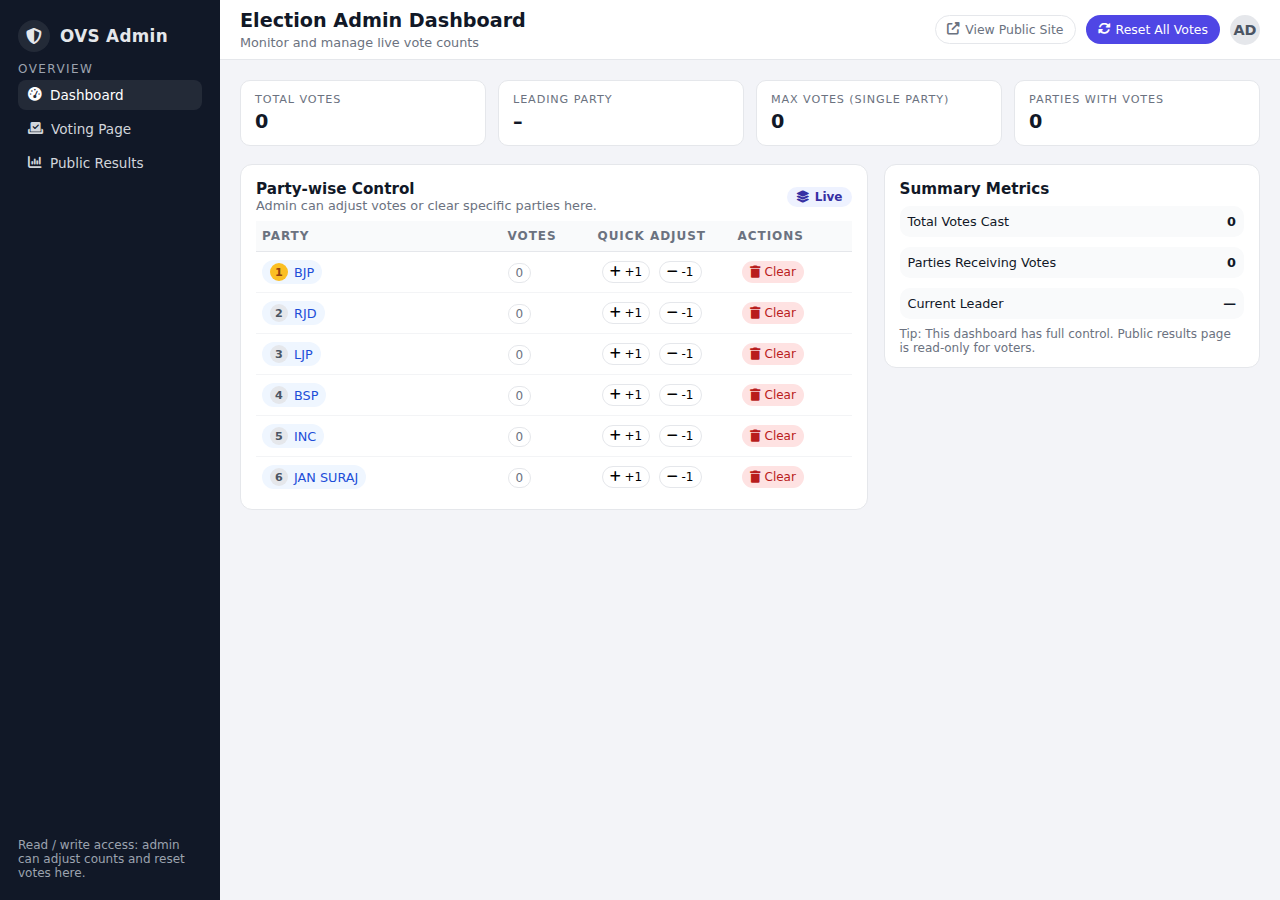
<file: test/adminpanel.html>
<!DOCTYPE html>
<html lang="en">
<head>
  <meta charset="UTF-8" />
  <meta name="viewport" content="width=device-width, initial-scale=1.0" />
  <title>Admin Dashboard - Online Voting</title>
  <link rel="stylesheet" href="https://cdnjs.cloudflare.com/ajax/libs/font-awesome/6.5.1/css/all.min.css" />
  <style>
    :root {
      --bg: #f3f4f8;
      --sidebar: #111827;
      --card: #ffffff;
      --primary: #4f46e5;
      --accent: #10b981;
      --danger: #ef4444;
      --border-soft: #e5e7eb;
      --text-main: #111827;
      --text-muted: #6b7280;
    }

    * {
      margin: 0;
      padding: 0;
      box-sizing: border-box;
      font-family: system-ui, -apple-system, BlinkMacSystemFont, "Segoe UI", sans-serif;
    }

    body {
      background: var(--bg);
      color: var(--text-main);
      min-height: 100vh;
      display: flex;
    }

    /* Sidebar */
    .sidebar {
      width: 220px;
      background: var(--sidebar);
      color: #e5e7eb;
      padding: 20px 18px;
      display: flex;
      flex-direction: column;
      gap: 20px;
    }

    .brand {
      display: flex;
      align-items: center;
      gap: 10px;
      margin-bottom: 10px;
    }

    .brand-icon {
      width: 32px;
      height: 32px;
      border-radius: 999px;
      background: rgba(255, 255, 255, 0.08);
      display: flex;
      align-items: center;
      justify-content: center;
    }

    .brand-title {
      font-size: 1.05rem;
      font-weight: 700;
      letter-spacing: 0.02em;
    }

    .side-section-title {
      font-size: 0.75rem;
      text-transform: uppercase;
      letter-spacing: 0.12em;
      color: #9ca3af;
      margin-top: 8px;
      margin-bottom: 4px;
    }

    .nav-list {
      list-style: none;
      display: flex;
      flex-direction: column;
      gap: 4px;
    }

    .nav-item {
      padding: 7px 10px;
      border-radius: 8px;
      font-size: 0.85rem;
      display: flex;
      align-items: center;
      gap: 8px;
      cursor: pointer;
      color: #d1d5db;
    }

    .nav-item.active {
      background: rgba(255, 255, 255, 0.08);
      color: #ffffff;
    }

    .nav-item a {
      color: inherit;
      text-decoration: none;
      flex: 1;
    }

    .sidebar-footer {
      margin-top: auto;
      font-size: 0.75rem;
      color: #9ca3af;
    }

    /* Main layout */
    .main {
      flex: 1;
      display: flex;
      flex-direction: column;
      min-width: 0;
    }

    .topbar {
      height: 60px;
      background: #ffffff;
      border-bottom: 1px solid var(--border-soft);
      display: flex;
      align-items: center;
      justify-content: space-between;
      padding: 0 20px;
    }

    .topbar-left h1 {
      font-size: 1.2rem;
      font-weight: 600;
    }

    .topbar-left span {
      font-size: 0.8rem;
      color: var(--text-muted);
    }

    .topbar-actions {
      display: flex;
      align-items: center;
      gap: 10px;
      font-size: 0.8rem;
    }

    .topbar-actions a,
    .topbar-actions button {
      border-radius: 999px;
      border: 1px solid var(--border-soft);
      padding: 6px 11px;
      background: #ffffff;
      cursor: pointer;
      display: inline-flex;
      align-items: center;
      gap: 6px;
      font-size: 0.78rem;
      color: var(--text-muted);
      text-decoration: none;
    }

    .topbar-actions .primary {
      background: var(--primary);
      color: #ffffff;
      border-color: transparent;
    }

    .avatar {
      width: 30px;
      height: 30px;
      border-radius: 999px;
      background: #e5e7eb;
      display: flex;
      align-items: center;
      justify-content: center;
      font-size: 0.9rem;
      font-weight: 600;
      color: #4b5563;
    }

    .content {
      padding: 20px;
      display: flex;
      flex-direction: column;
      gap: 18px;
    }

    /* KPI row */
    .kpi-row {
      display: grid;
      grid-template-columns: repeat(4, minmax(0, 1fr));
      gap: 12px;
    }

    .kpi {
      background: var(--card);
      border-radius: 10px;
      padding: 12px 14px;
      border: 1px solid var(--border-soft);
      display: flex;
      flex-direction: column;
      gap: 4px;
      font-size: 0.85rem;
    }

    .kpi-label {
      text-transform: uppercase;
      letter-spacing: 0.08em;
      color: var(--text-muted);
      font-size: 0.7rem;
    }

    .kpi-value {
      font-size: 1.2rem;
      font-weight: 700;
      display: flex;
      align-items: baseline;
      gap: 4px;
    }

    .kpi-chip {
      font-size: 0.75rem;
      border-radius: 999px;
      padding: 2px 7px;
      background: #ecfdf3;
      color: #15803d;
      font-weight: 600;
    }

    /* Main grid */
    .grid-main {
      display: grid;
      grid-template-columns: 2fr 1.2fr;
      gap: 16px;
      align-items: flex-start;
    }

    .card {
      background: var(--card);
      border-radius: 12px;
      border: 1px solid var(--border-soft);
      padding: 15px 15px 12px;
    }

    .card-header {
      display: flex;
      justify-content: space-between;
      align-items: center;
      margin-bottom: 8px;
    }

    .card-title {
      font-size: 0.95rem;
      font-weight: 600;
    }

    .card-sub {
      font-size: 0.8rem;
      color: var(--text-muted);
    }

    .chip-soft {
      font-size: 0.75rem;
      border-radius: 999px;
      padding: 3px 9px;
      background: #eef2ff;
      color: #3730a3;
      font-weight: 600;
      display: inline-flex;
      align-items: center;
      gap: 5px;
    }

    /* Table */
    table {
      width: 100%;
      border-collapse: collapse;
      margin-top: 8px;
      font-size: 0.85rem;
    }

    thead {
      background: #f9fafb;
    }

    th,
    td {
      padding: 8px 6px;
      text-align: left;
    }

    th {
      font-size: 0.75rem;
      color: var(--text-muted);
      text-transform: uppercase;
      letter-spacing: 0.08em;
      border-bottom: 1px solid var(--border-soft);
    }

    tbody tr:not(:last-child) td {
      border-bottom: 1px solid #f3f4f6;
    }

    .party-pill {
      display: inline-flex;
      align-items: center;
      gap: 6px;
      padding: 3px 8px;
      border-radius: 999px;
      background: #eff6ff;
      color: #1d4ed8;
      font-size: 0.8rem;
      font-weight: 500;
    }

    .rank-dot {
      width: 18px;
      height: 18px;
      border-radius: 999px;
      background: #e5e7eb;
      display: flex;
      align-items: center;
      justify-content: center;
      font-size: 0.7rem;
      font-weight: 600;
      color: #4b5563;
    }

    .rank-dot.first {
      background: #fbbf24;
      color: #92400e;
    }

    .vote-badge {
      padding: 2px 7px;
      border-radius: 999px;
      border: 1px solid var(--border-soft);
      font-size: 0.75rem;
      color: var(--text-muted);
    }

    .actions button {
      border-radius: 999px;
      border: 1px solid var(--border-soft);
      padding: 3px 7px;
      font-size: 0.75rem;
      background: #fff;
      cursor: pointer;
      display: inline-flex;
      align-items: center;
      gap: 4px;
      margin-left: 4px;
    }

    .actions button.danger {
      border-color: transparent;
      background: #fee2e2;
      color: #b91c1c;
    }

    /* Side cards */
    .metric-row {
      display: flex;
      flex-direction: column;
      gap: 10px;
    }

    .metric-item {
      padding: 8px 8px;
      border-radius: 10px;
      background: #f9fafb;
      display: flex;
      justify-content: space-between;
      align-items: center;
      font-size: 0.8rem;
    }

    .metric-item span:last-child {
      font-weight: 600;
    }

    .hint {
      margin-top: 8px;
      font-size: 0.75rem;
      color: var(--text-muted);
    }

    /* Responsive */
    @media (max-width: 1024px) {
      .sidebar {
        display: none;
      }
      .grid-main {
        grid-template-columns: 1fr;
      }
      .kpi-row {
        grid-template-columns: repeat(2, minmax(0, 1fr));
      }
    }

    @media (max-width: 640px) {
      .kpi-row {
        grid-template-columns: 1fr;
      }
      .topbar {
        flex-direction: column;
        align-items: flex-start;
        gap: 6px;
        height: auto;
        padding: 10px 14px;
      }
      .content {
        padding: 14px;
      }
    }
  </style>
</head>
<body>
  <aside class="sidebar">
    <div>
      <div class="brand">
        <div class="brand-icon">
          <i class="fa-solid fa-shield-halved"></i>
        </div>
        <div class="brand-title">OVS Admin</div>
      </div>

      <div class="side-section-title">Overview</div>
      <ul class="nav-list">
        <li class="nav-item active">
          <i class="fa-solid fa-gauge-high"></i>
          <span>Dashboard</span>
        </li>
        <li class="nav-item">
          <i class="fa-solid fa-check-to-slot"></i>
          <a href="vote.html">Voting Page</a>
        </li>
        <li class="nav-item">
          <i class="fa-solid fa-chart-column"></i>
          <a href="results.html">Public Results</a>
        </li>
      </ul>
    </div>

    <div class="sidebar-footer">
      Read / write access: admin can adjust counts and reset votes here.
    </div>
  </aside>

  <main class="main">
    <header class="topbar">
      <div class="topbar-left">
        <h1>Election Admin Dashboard</h1>
        <span>Monitor and manage live vote counts</span>
      </div>
      <div class="topbar-actions">
        <a href="results.html"><i class="fa-solid fa-up-right-from-square"></i> View Public Site</a>
        <button type="button" class="primary" onclick="resetAllVotesConfirm()">
          <i class="fa-solid fa-rotate"></i> Reset All Votes
        </button>
        <div class="avatar">AD</div>
      </div>
    </header>

    <section class="content">
      <!-- KPIs -->
      <div class="kpi-row">
        <div class="kpi">
          <div class="kpi-label">Total Votes</div>
          <div class="kpi-value">
            <span id="kpi-total">0</span>
          </div>
        </div>
        <div class="kpi">
          <div class="kpi-label">Leading Party</div>
          <div class="kpi-value">
            <span id="kpi-leader">–</span>
          </div>
        </div>
        <div class="kpi">
          <div class="kpi-label">Max Votes (Single Party)</div>
          <div class="kpi-value">
            <span id="kpi-max">0</span>
          </div>
        </div>
        <div class="kpi">
          <div class="kpi-label">Parties with Votes</div>
          <div class="kpi-value">
            <span id="kpi-active">0</span>
          </div>
        </div>
      </div>

      <!-- Main grid -->
      <div class="grid-main">
        <!-- Party management -->
        <div class="card">
          <div class="card-header">
            <div>
              <div class="card-title">Party-wise Control</div>
              <div class="card-sub">Admin can adjust votes or clear specific parties here.</div>
            </div>
            <div class="chip-soft">
              <i class="fa-solid fa-layer-group"></i>
              Live
            </div>
          </div>

          <table>
            <thead>
              <tr>
                <th>Party</th>
                <th style="width: 90px;">Votes</th>
                <th style="width: 140px;">Quick Adjust</th>
                <th style="width: 120px;">Actions</th>
              </tr>
            </thead>
            <tbody id="admin-body">
              <!-- rows via JS -->
            </tbody>
          </table>
        </div>

        <!-- Metrics / summary -->
        <div class="card">
          <div class="card-header">
            <div class="card-title">Summary Metrics</div>
          </div>
          <div class="metric-row" id="metric-row">
            <!-- filled by JS -->
          </div>
          <p class="hint">
            Tip: This dashboard has full control. Public results page is read‑only for voters.
          </p>
        </div>
      </div>
    </section>
  </main>

  <script src="votes.js"></script>
  <script>
    function loadAdminDashboard() {
      const rows = getAllVotesSorted();
      const total = rows.reduce((sum, r) => sum + r.votes, 0);
      const active = rows.filter(r => r.votes > 0).length;
      const leader = rows[0];
      const maxVotes = leader ? leader.votes : 0;

      document.getElementById("kpi-total").textContent = total;
      document.getElementById("kpi-active").textContent = active;
      document.getElementById("kpi-leader").textContent =
        leader && leader.votes > 0 ? leader.party : "–";
      document.getElementById("kpi-max").textContent = maxVotes;

      const tbody = document.getElementById("admin-body");
      tbody.innerHTML = "";

      rows.forEach((row, index) => {
        const tr = document.createElement("tr");
        tr.innerHTML = `
          <td>
            <span class="party-pill">
              <span class="rank-dot ${index === 0 ? "first" : ""}">${index + 1}</span>
              ${row.party}
            </span>
          </td>
          <td>
            <span class="vote-badge" id="badge-${row.party.replace(/\\s+/g, "_")}">${row.votes}</span>
          </td>
          <td class="actions">
            <button type="button" onclick="adjustVote('${row.party}', 1)"><i class="fa-solid fa-plus"></i> +1</button>
            <button type="button" onclick="adjustVote('${row.party}', -1)"><i class="fa-solid fa-minus"></i> -1</button>
          </td>
          <td class="actions">
            <button type="button" class="danger" onclick="clearParty('${row.party}')">
              <i class="fa-solid fa-trash"></i> Clear
            </button>
          </td>
        `;
        tbody.appendChild(tr);
      });

      // Metrics card
      const metricRow = document.getElementById("metric-row");
      metricRow.innerHTML = "";

      const metric1 = document.createElement("div");
      metric1.className = "metric-item";
      metric1.innerHTML = `<span>Total Votes Cast</span><span>${total}</span>`;
      metricRow.appendChild(metric1);

      const metric2 = document.createElement("div");
      metric2.className = "metric-item";
      metric2.innerHTML = `<span>Parties Receiving Votes</span><span>${active}</span>`;
      metricRow.appendChild(metric2);

      const metric3 = document.createElement("div");
      metric3.className = "metric-item";
      metric3.innerHTML = `<span>Current Leader</span><span>${leader && leader.votes > 0 ? leader.party : "—"}</span>`;
      metricRow.appendChild(metric3);
    }

    // Admin functions
    function adjustVote(party, delta) {
      const store = getVotesStore();
      const key = party;
      const current = Number(store[key] || 0);
      let next = current + delta;
      if (next < 0) next = 0;
      store[key] = next;
      saveVotesStore(store);
      loadAdminDashboard();
    }

    function clearParty(party) {
      if (!confirm("Clear all votes for " + party + "?")) return;
      const store = getVotesStore();
      delete store[party];
      saveVotesStore(store);
      loadAdminDashboard();
    }

    function resetAllVotesConfirm() {
      if (!confirm("This will remove all votes for all parties. Continue?")) return;
      resetAllVotes();
      loadAdminDashboard();
    }

    loadAdminDashboard();
  </script>
</body>
</html>
</file>
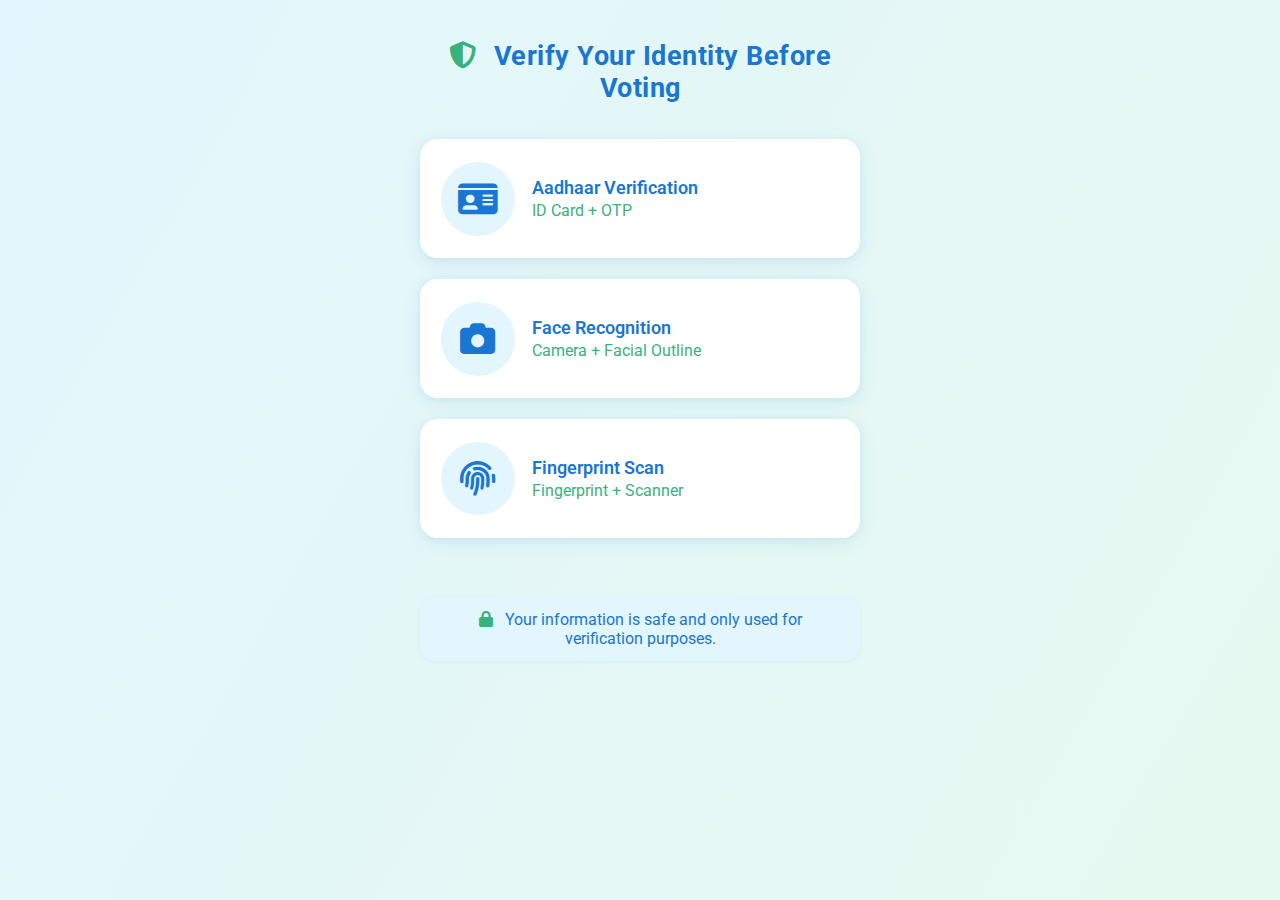
<file: test/authentication.html>
<!DOCTYPE html>
<html lang="en">

<head>
  <meta charset="UTF-8">
  <meta name="viewport" content="width=device-width, initial-scale=1.0">
  <title>Voter Verification - Online Voting System</title>
  <link rel="preconnect" href="https://fonts.googleapis.com">
  <link rel="preconnect" href="https://fonts.gstatic.com" crossorigin>
  <link href="https://fonts.googleapis.com/css2?family=Roboto:wght@400;700&display=swap" rel="stylesheet">
  <link rel="stylesheet" href="https://cdnjs.cloudflare.com/ajax/libs/font-awesome/6.4.0/css/all.min.css">
  <link rel="stylesheet" href="authentication.css">
</head>

<body>
  <div class="verify-container">
    <div class="verify-headline">
      <i class="fa-solid fa-shield-halved" style="color:#38b27b;margin-right:0.6rem;"></i>
      Verify Your Identity Before Voting
    </div>
    <div class="verify-options">
      <div class="verify-card" tabindex="0" data-method="aadhaar">
        <div class="verify-icon"><i class="fa-solid fa-id-card"></i></div>
        <div class="verify-info">
          <div class="verify-title">Aadhaar Verification</div>
          <div class="verify-desc">ID Card + OTP</div>
        </div>
      </div>
      <div class="verify-card" tabindex="0" data-method="face">
        <div class="verify-icon"><i class="fa-solid fa-camera"></i></div>
        <div class="verify-info">
          <div class="verify-title">Face Recognition</div>
          <div class="verify-desc">Camera + Facial Outline</div>
        </div>
      </div>
      <div class="verify-card" tabindex="0" data-method="fingerprint">
        <div class="verify-icon"><i class="fa-solid fa-fingerprint"></i></div>
        <div class="verify-info">
          <div class="verify-title">Fingerprint Scan</div>
          <div class="verify-desc">Fingerprint + Scanner</div>
        </div>
      </div>
    </div>
    <div class="verify-note">
      <i class="fa-solid fa-lock" style="color:#38b27b;margin-right:0.5rem;"></i>
      Your information is safe and only used for verification purposes.
    </div>
  </div>

  <!-- Modal Root -->
  <div id="modal-root"></div>

  <script src="votes.js"></script>
  <script src="authentication.js"></script>
</body>

</html>
</file>
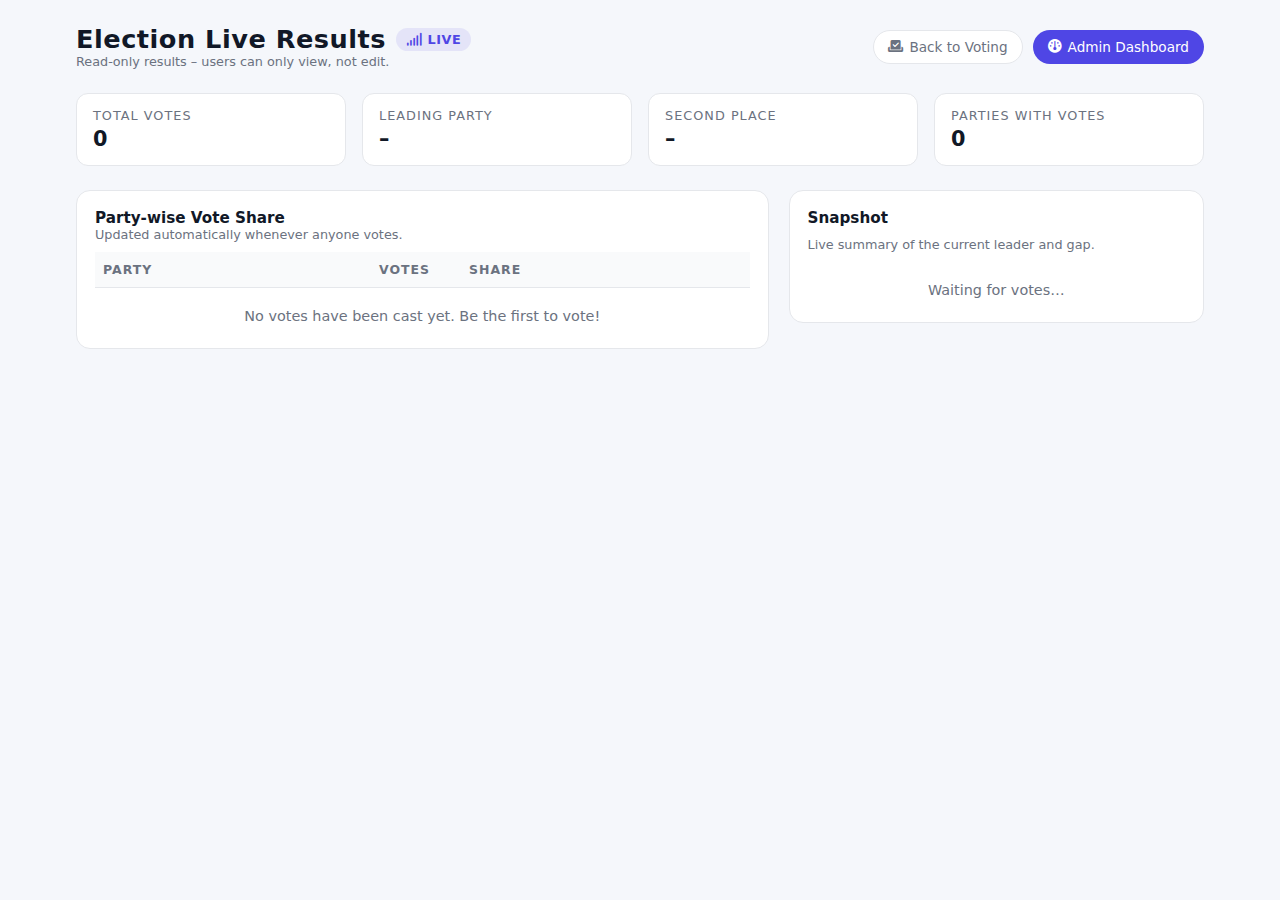
<file: test/results.html>
<!DOCTYPE html>
<html lang="en">
<head>
  <meta charset="UTF-8" />
  <meta name="viewport" content="width=device-width, initial-scale=1.0" />
  <title>Live Results - Online Voting System</title>
  <link rel="stylesheet" href="https://cdnjs.cloudflare.com/ajax/libs/font-awesome/6.5.1/css/all.min.css" />
  <style>
    :root {
      --bg: #f5f7fb;
      --card: #ffffff;
      --primary: #4f46e5;
      --primary-soft: rgba(79, 70, 229, 0.1);
      --accent: #10b981;
      --text-main: #111827;
      --text-muted: #6b7280;
      --border-soft: #e5e7eb;
    }

    * {
      box-sizing: border-box;
      margin: 0;
      padding: 0;
      font-family: system-ui, -apple-system, BlinkMacSystemFont, "Segoe UI", sans-serif;
    }

    body {
      background: var(--bg);
      min-height: 100vh;
      color: var(--text-main);
    }

    .layout {
      max-width: 1160px;
      margin: 0 auto;
      padding: 24px 16px 40px;
    }

    /* Top bar */
    .top-bar {
      display: flex;
      justify-content: space-between;
      align-items: center;
      margin-bottom: 24px;
    }

    .top-title {
      font-size: 1.6rem;
      font-weight: 700;
      letter-spacing: 0.02em;
      display: flex;
      align-items: center;
      gap: 10px;
    }

    .top-pill {
      font-size: 0.8rem;
      padding: 4px 10px;
      border-radius: 999px;
      background: var(--primary-soft);
      color: var(--primary);
      font-weight: 600;
      text-transform: uppercase;
    }

    .top-links {
      display: flex;
      gap: 10px;
    }

    .top-links a {
      text-decoration: none;
      padding: 8px 14px;
      border-radius: 999px;
      font-size: 0.85rem;
      font-weight: 500;
      border: 1px solid var(--border-soft);
      color: var(--text-muted);
      background: #fff;
      display: inline-flex;
      align-items: center;
      gap: 6px;
    }

    .top-links a.primary {
      border-color: transparent;
      background: var(--primary);
      color: #fff;
    }

    /* KPI cards */
    .kpi-row {
      display: grid;
      grid-template-columns: repeat(4, minmax(0, 1fr));
      gap: 16px;
      margin-bottom: 24px;
    }

    .kpi-card {
      background: var(--card);
      border-radius: 12px;
      padding: 14px 16px;
      border: 1px solid var(--border-soft);
      display: flex;
      flex-direction: column;
      gap: 4px;
    }

    .kpi-label {
      font-size: 0.8rem;
      color: var(--text-muted);
      text-transform: uppercase;
      letter-spacing: 0.08em;
    }

    .kpi-value {
      font-size: 1.3rem;
      font-weight: 700;
      display: flex;
      align-items: baseline;
      gap: 6px;
    }

    .kpi-sub {
      font-size: 0.75rem;
      color: var(--accent);
      font-weight: 600;
    }

    /* Main content */
    .grid-main {
      display: grid;
      grid-template-columns: 2fr 1.2fr;
      gap: 20px;
      align-items: flex-start;
    }

    .card {
      background: var(--card);
      border-radius: 14px;
      border: 1px solid var(--border-soft);
      padding: 18px 18px 14px;
    }

    .card-header {
      display: flex;
      justify-content: space-between;
      align-items: center;
      margin-bottom: 10px;
    }

    .card-title {
      font-size: 0.95rem;
      font-weight: 600;
    }

    .card-sub {
      font-size: 0.8rem;
      color: var(--text-muted);
    }

    /* Results table */
    table {
      width: 100%;
      border-collapse: collapse;
      margin-top: 10px;
      font-size: 0.9rem;
    }

    thead {
      background: #f9fafb;
    }

    th, td {
      padding: 10px 8px;
      text-align: left;
    }

    th {
      font-size: 0.78rem;
      font-weight: 600;
      color: var(--text-muted);
      text-transform: uppercase;
      letter-spacing: 0.08em;
      border-bottom: 1px solid var(--border-soft);
    }

    tbody tr:not(:last-child) td {
      border-bottom: 1px solid #f3f4f6;
    }

    tbody tr.highlight {
      background: #eef2ff;
    }

    .party-pill {
      display: inline-flex;
      align-items: center;
      gap: 6px;
      padding: 4px 9px;
      border-radius: 999px;
      background: #eff6ff;
      color: #1d4ed8;
      font-size: 0.8rem;
      font-weight: 500;
    }

    .party-rank {
      width: 20px;
      height: 20px;
      border-radius: 999px;
      background: #e5e7eb;
      display: inline-flex;
      align-items: center;
      justify-content: center;
      font-size: 0.7rem;
      font-weight: 600;
      color: #4b5563;
    }

    .party-rank.first {
      background: #fbbf24;
      color: #92400e;
    }

    .bar-track {
      width: 100%;
      height: 6px;
      border-radius: 999px;
      background: #e5e7eb;
      overflow: hidden;
    }

    .bar-fill {
      height: 6px;
      border-radius: 999px;
      background: linear-gradient(90deg, #4f46e5, #10b981);
      width: 0%;
      transition: width 0.4s ease;
    }

    /* Side card */
    .leader-chip {
      display: inline-flex;
      align-items: center;
      gap: 6px;
      padding: 4px 10px;
      border-radius: 999px;
      background: #ecfdf3;
      color: #15803d;
      font-size: 0.78rem;
      font-weight: 600;
    }

    .no-data {
      padding: 20px 4px 10px;
      text-align: center;
      font-size: 0.9rem;
      color: var(--text-muted);
    }

    @media (max-width: 900px) {
      .kpi-row {
        grid-template-columns: repeat(2, minmax(0, 1fr));
      }
      .grid-main {
        grid-template-columns: 1fr;
      }
    }

    @media (max-width: 640px) {
      .top-bar {
        flex-direction: column;
        align-items: flex-start;
        gap: 8px;
      }
      .top-links {
        width: 100%;
        justify-content: flex-start;
        flex-wrap: wrap;
      }
      .kpi-row {
        grid-template-columns: 1fr 1fr;
      }
    }
  </style>
</head>
<body>
  <div class="layout">
    <header class="top-bar">
      <div>
        <div class="top-title">
          <span>Election Live Results</span>
          <span class="top-pill"><i class="fa-solid fa-signal"></i> Live</span>
        </div>
        <div class="card-sub">Read‑only results – users can only view, not edit.</div>
      </div>
      <div class="top-links">
        <a href="vote.html"><i class="fa-solid fa-check-to-slot"></i> Back to Voting</a>
        <a href="adminpanel.html" class="primary"><i class="fa-solid fa-gauge"></i> Admin Dashboard</a>
      </div>
    </header>

    <!-- KPI cards -->
    <section class="kpi-row">
      <div class="kpi-card">
        <div class="kpi-label">Total Votes</div>
        <div class="kpi-value">
          <span id="kpi-total">0</span>
        </div>
      </div>
      <div class="kpi-card">
        <div class="kpi-label">Leading Party</div>
        <div class="kpi-value">
          <span id="kpi-leader">–</span>
        </div>
      </div>
      <div class="kpi-card">
        <div class="kpi-label">Second Place</div>
        <div class="kpi-value">
          <span id="kpi-second">–</span>
        </div>
      </div>
      <div class="kpi-card">
        <div class="kpi-label">Parties with Votes</div>
        <div class="kpi-value">
          <span id="kpi-active">0</span>
        </div>
      </div>
    </section>

    <section class="grid-main">
      <!-- Table card -->
      <div class="card">
        <div class="card-header">
          <div>
            <div class="card-title">Party-wise Vote Share</div>
            <div class="card-sub">Updated automatically whenever anyone votes.</div>
          </div>
        </div>
        <table>
          <thead>
            <tr>
              <th>Party</th>
              <th style="width: 90px;">Votes</th>
              <th>Share</th>
            </tr>
          </thead>
          <tbody id="results-body">
            <!-- filled by JS -->
          </tbody>
        </table>
        <div class="no-data" id="no-data" style="display:none;">
          No votes have been cast yet. Be the first to vote!
        </div>
      </div>

      <!-- Side summary -->
      <aside class="card">
        <div class="card-header">
          <div class="card-title">Snapshot</div>
        </div>
        <div id="snapshot">
          <p class="card-sub" style="margin-bottom:10px;">Live summary of the current leader and gap.</p>
          <p class="no-data" id="snapshot-empty">Waiting for votes…</p>
          <div id="snapshot-filled" style="display:none;">
            <div style="margin-bottom:12px;">
              <span class="leader-chip">
                <i class="fa-solid fa-trophy"></i>
                <span id="snap-leader-label">—</span>
              </span>
            </div>
            <p class="card-sub" id="snap-gap"></p>
          </div>
        </div>
      </aside>
    </section>
  </div>

  <script src="votes.js"></script>
  <script>
    function renderResultsPage() {
      const params = new URLSearchParams(window.location.search);
      const lastParty = params.get("party");

      const rows = getAllVotesSorted();
      const total = rows.reduce((sum, r) => sum + r.votes, 0);
      const activeParties = rows.filter(r => r.votes > 0).length;

      document.getElementById("kpi-total").textContent = total;
      document.getElementById("kpi-active").textContent = activeParties;

      const leader = rows[0];
      const second = rows[1];

      document.getElementById("kpi-leader").textContent = leader && leader.votes > 0 ? leader.party : "–";
      document.getElementById("kpi-second").textContent = second && second.votes > 0 ? second.party : "–";

      const tbody = document.getElementById("results-body");
      const noData = document.getElementById("no-data");
      tbody.innerHTML = "";

      if (!total) {
        noData.style.display = "block";
        return;
      }
      noData.style.display = "none";

      rows.forEach((row, index) => {
        if (!row.votes && total === 0) return;
        const tr = document.createElement("tr");
        if (row.party === lastParty) tr.classList.add("highlight");

        const share = total ? ((row.votes / total) * 100).toFixed(1) : "0.0";

        tr.innerHTML = `
          <td>
            <span class="party-pill">
              <span class="party-rank ${index === 0 ? "first" : ""}">${index + 1}</span>
              ${row.party}
            </span>
          </td>
          <td>${row.votes}</td>
          <td>
            <div class="bar-track">
              <div class="bar-fill" style="width:${share}%;"></div>
            </div>
          </td>
        `;
        tbody.appendChild(tr);
      });

      // Snapshot
      const snapEmpty = document.getElementById("snapshot-empty");
      const snapFilled = document.getElementById("snapshot-filled");
      if (!total || !leader || !leader.votes) {
        snapEmpty.style.display = "block";
        snapFilled.style.display = "none";
      } else {
        snapEmpty.style.display = "none";
        snapFilled.style.display = "block";
        document.getElementById("snap-leader-label").textContent =
          leader.party + " leading with " + leader.votes + " votes";

        if (!second || !second.votes) {
          document.getElementById("snap-gap").textContent = "No other parties have votes yet.";
        } else {
          const gap = leader.votes - second.votes;
          document.getElementById("snap-gap").textContent =
            "Lead of " + gap + " vote" + (gap === 1 ? "" : "s") + " over " + second.party + ".";
        }
      }
    }

    renderResultsPage();
  </script>
</body>
</html>
</file>
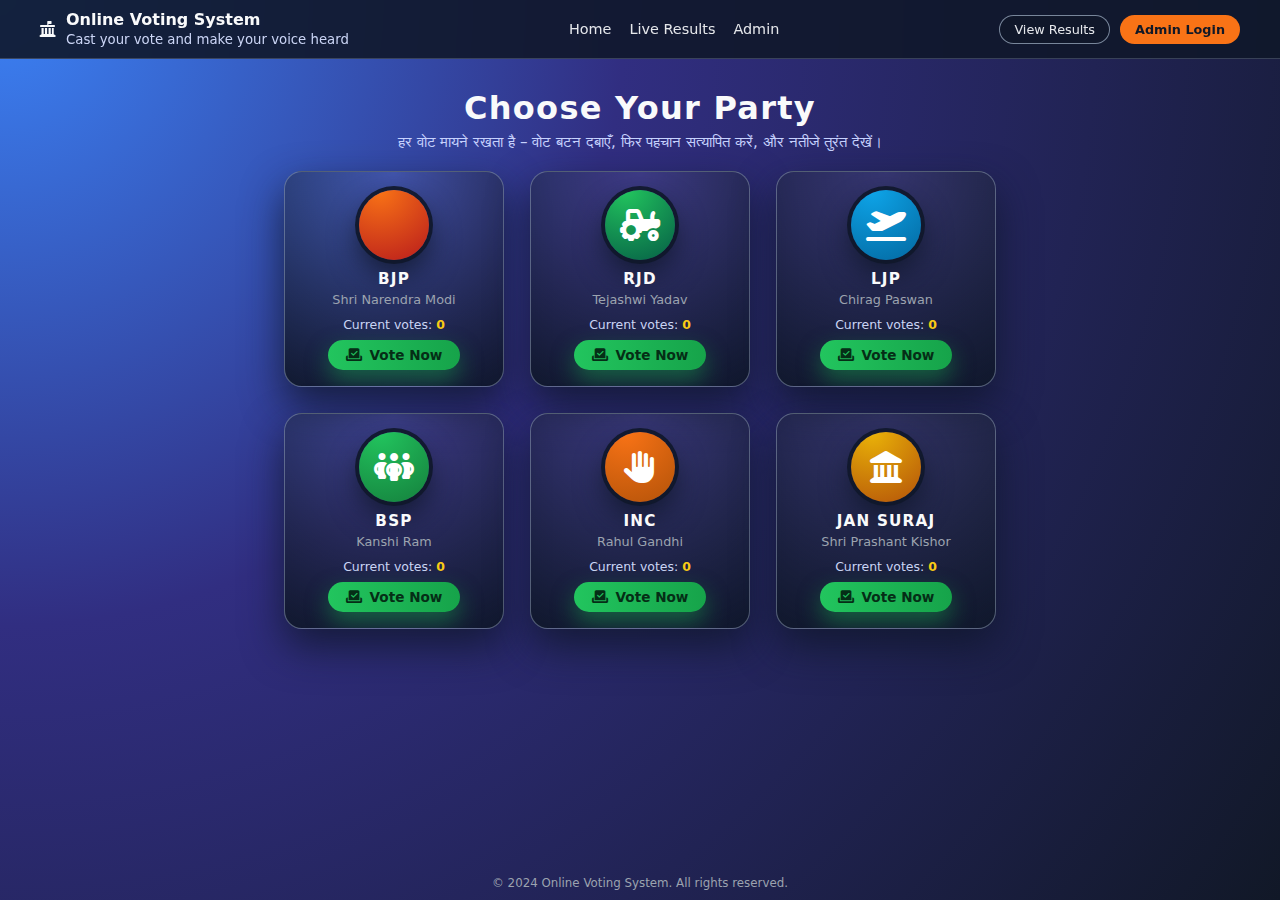
<file: test/vote.html>
<!DOCTYPE html>
<html lang="en">

<head>
  <meta charset="UTF-8" />
  <meta name="viewport" content="width=device-width, initial-scale=1.0" />
  <title>Online Voting System</title>
  <link rel="stylesheet" href="https://cdnjs.cloudflare.com/ajax/libs/font-awesome/6.5.1/css/all.min.css" />
  <style>
    * {
      margin: 0;
      padding: 0;
      box-sizing: border-box;
      font-family: system-ui, -apple-system, BlinkMacSystemFont, "Segoe UI", sans-serif;
    }

    body {
      min-height: 100vh;
      background: radial-gradient(circle at top left, #3b82f6 0, #312e81 40%, #111827 100%);
      color: #f9fafb;
      display: flex;
      flex-direction: column;
    }

    .top-nav {
      background: rgba(15, 23, 42, 0.9);
      border-bottom: 1px solid rgba(148, 163, 184, 0.3);
      backdrop-filter: blur(10px);
      padding: 10px 40px;
      display: flex;
      align-items: center;
      justify-content: space-between;
    }

    .brand {
      display: flex;
      align-items: center;
      gap: 10px;
      font-weight: 700;
    }

    .brand span:last-child {
      font-size: 0.83rem;
      font-weight: 500;
      color: #cbd5f5;
    }

    .nav-links {
      display: flex;
      gap: 18px;
      font-size: 0.9rem;
    }

    .nav-links a {
      color: #e5e7eb;
      text-decoration: none;
    }

    .nav-actions {
      display: flex;
      gap: 10px;
    }

    .nav-actions a {
      text-decoration: none;
      padding: 6px 14px;
      border-radius: 999px;
      border: 1px solid rgba(148, 163, 184, 0.8);
      font-size: 0.8rem;
      color: #e5e7eb;
      background: rgba(15, 23, 42, 0.7);
    }

    .nav-actions a.primary {
      background: #f97316;
      border-color: transparent;
      color: #111827;
      font-weight: 600;
    }

    .hero {
      padding: 30px 16px 10px;
      text-align: center;
    }

    .hero-title {
      font-size: 2rem;
      font-weight: 800;
      letter-spacing: 0.04em;
      margin-bottom: 6px;
    }

    .hero-sub {
      font-size: 0.95rem;
      color: #c7d2fe;
    }

    .grid-wrapper {
      flex: 1;
      padding: 10px 16px 40px;
      display: flex;
      justify-content: center;
      align-items: flex-start;
    }

    .card-grid {
      display: grid;
      grid-template-columns: repeat(3, minmax(0, 220px));
      gap: 26px;
      max-width: 1040px;
      width: 100%;
      justify-content: center;
    }

    .party-card {
      background: radial-gradient(circle at top, rgba(248, 250, 252, 0.07), rgba(15, 23, 42, 0.95));
      border-radius: 18px;
      padding: 18px 14px 16px;
      border: 1px solid rgba(148, 163, 184, 0.5);
      box-shadow: 0 18px 40px rgba(15, 23, 42, 0.8);
      text-align: center;
      position: relative;
      overflow: hidden;
    }

    .party-logo {
      width: 70px;
      height: 70px;
      border-radius: 999px;
      margin: 0 auto 10px;
      background: radial-gradient(circle at 30% 0, #f97316, #b91c1c);
      display: flex;
      align-items: center;
      justify-content: center;
      color: #fff;
      font-size: 2rem;
      box-shadow: 0 0 0 4px rgba(15, 23, 42, 0.9), 0 14px 30px rgba(15, 23, 42, 0.9);
    }

    .party-name {
      font-weight: 700;
      letter-spacing: 0.08em;
      margin-bottom: 4px;
      font-size: 0.95rem;
    }

    .party-leader {
      font-size: 0.8rem;
      color: #9ca3af;
      margin-bottom: 10px;
    }

    .vote-count {
      font-size: 0.78rem;
      color: #cbd5f5;
      margin-bottom: 8px;
    }

    .vote-count span {
      font-weight: 600;
      color: #facc15;
    }

    .vote-btn {
      border: none;
      outline: none;
      padding: 7px 18px;
      border-radius: 999px;
      background: linear-gradient(90deg, #22c55e, #16a34a);
      color: #052e16;
      font-size: 0.85rem;
      font-weight: 700;
      cursor: pointer;
      box-shadow: 0 10px 22px rgba(22, 163, 74, 0.5);
      display: inline-flex;
      align-items: center;
      gap: 8px;
    }

    .vote-btn i {
      font-size: 0.9rem;
    }

    .vote-btn:hover {
      filter: brightness(1.05);
      transform: translateY(-1px);
    }

    .vote-btn:active {
      transform: translateY(0);
      box-shadow: 0 6px 14px rgba(22, 163, 74, 0.5);
    }

    .footer {
      text-align: center;
      font-size: 0.74rem;
      color: #9ca3af;
      padding-bottom: 10px;
    }

    @media (max-width: 960px) {
      .card-grid {
        grid-template-columns: repeat(2, minmax(0, 220px));
      }
    }

    @media (max-width: 640px) {
      .top-nav {
        flex-direction: column;
        gap: 6px;
        padding: 10px 16px;
        align-items: flex-start;
      }

      .card-grid {
        grid-template-columns: minmax(0, 220px);
      }
    }
  </style>
</head>

<body>
  <header class="top-nav">
    <div class="brand">
      <i class="fa-solid fa-landmark-flag"></i>
      <div>
        <div>Online Voting System</div>
        <span>Cast your vote and make your voice heard</span>
      </div>
    </div>
    <nav class="nav-links">
      <a href="vote.html">Home</a>
      <a href="results.html">Live Results</a>
      <a href="adminpanel.html">Admin</a>
    </nav>
    <div class="nav-actions">
      <a href="results.html">View Results</a>
      <a href="adminpanel.html" class="primary">Admin Login</a>
    </div>
  </header>

  <section class="hero">
    <div class="hero-title">Choose Your Party</div>
    <p class="hero-sub">हर वोट मायने रखता है – वोट बटन दबाएँ, फिर पहचान सत्यापित करें, और नतीजे तुरंत देखें।</p>
  </section>

  <main class="grid-wrapper">
    <div class="card-grid">
      <!-- BJP -->
      <article class="party-card">
        <div class="party-logo">
          <i class="fa-solid fa-lotus"></i>
        </div>
        <div class="party-name">BJP</div>
        <div class="party-leader">Shri Narendra Modi</div>
        <div class="vote-count">
          Current votes: <span data-party-votes="BJP">0</span>
        </div>
        <button class="vote-btn" onclick="handleVote('BJP')">
          <i class="fa-solid fa-check-to-slot"></i> Vote Now
        </button>
      </article>

      <!-- RJD -->
      <article class="party-card">
        <div class="party-logo" style="background: radial-gradient(circle at 30% 0, #22c55e, #065f46);">
          <i class="fa-solid fa-tractor"></i>
        </div>
        <div class="party-name">RJD</div>
        <div class="party-leader">Tejashwi Yadav</div>
        <div class="vote-count">
          Current votes: <span data-party-votes="RJD">0</span>
        </div>
        <button class="vote-btn" onclick="handleVote('RJD')">
          <i class="fa-solid fa-check-to-slot"></i> Vote Now
        </button>
      </article>

      <!-- LJP -->
      <article class="party-card">
        <div class="party-logo" style="background: radial-gradient(circle at 30% 0, #0ea5e9, #0369a1);">
          <i class="fa-solid fa-plane-departure"></i>
        </div>
        <div class="party-name">LJP</div>
        <div class="party-leader">Chirag Paswan</div>
        <div class="vote-count">
          Current votes: <span data-party-votes="LJP">0</span>
        </div>
        <button class="vote-btn" onclick="handleVote('LJP')">
          <i class="fa-solid fa-check-to-slot"></i> Vote Now
        </button>
      </article>

      <!-- BSP -->
      <article class="party-card">
        <div class="party-logo" style="background: radial-gradient(circle at 30% 0, #22c55e, #15803d);">
          <i class="fa-solid fa-people-group"></i>
        </div>
        <div class="party-name">BSP</div>
        <div class="party-leader">Kanshi Ram</div>
        <div class="vote-count">
          Current votes: <span data-party-votes="BSP">0</span>
        </div>
        <button class="vote-btn" onclick="handleVote('BSP')">
          <i class="fa-solid fa-check-to-slot"></i> Vote Now
        </button>
      </article>

      <!-- INC -->
      <article class="party-card">
        <div class="party-logo" style="background: radial-gradient(circle at 30% 0, #f97316, #b45309);">
          <i class="fa-solid fa-hand-paper"></i>
        </div>
        <div class="party-name">INC</div>
        <div class="party-leader">Rahul Gandhi</div>
        <div class="vote-count">
          Current votes: <span data-party-votes="INC">0</span>
        </div>
        <button class="vote-btn" onclick="handleVote('INC')">
          <i class="fa-solid fa-check-to-slot"></i> Vote Now
        </button>
      </article>

      <!-- JAN SURAJ -->
      <article class="party-card">
        <div class="party-logo" style="background: radial-gradient(circle at 30% 0, #eab308, #b45309);">
          <i class="fa-solid fa-landmark"></i>
        </div>
        <div class="party-name">JAN SURAJ</div>
        <div class="party-leader">Shri Prashant Kishor</div>
        <div class="vote-count">
          Current votes: <span data-party-votes="JAN SURAJ">0</span>
        </div>
        <button class="vote-btn" onclick="handleVote('JAN SURAJ')">
          <i class="fa-solid fa-check-to-slot"></i> Vote Now
        </button>
      </article>
    </div>
  </main>

  <div class="footer">
    © 2024 Online Voting System. All rights reserved.
  </div>

  <script src="votes.js"></script>
  <script src="vote.js"></script>
</body>

</html>
</file>
<file: home.css>
*{
    margin:0;
    padding:0;
    box-sizing:border-box;
}
body {
  overflow-x: hidden;
  font-family: Arial, Helvetica, sans-serif;
  background-color: #f8f9fc;
  color: #111;
}

#navbar{
    height:80px;
    border:1px solid #e0e0e0;
    display:flex;
    justify-content:flex-start;
    align-items:center;
    gap:24px;
    padding: 0 18px;
    background-color: #ffffff;
    position: sticky;
    top: 0;
    z-index: 50;
    box-shadow: 0 6px 18px rgba(0,0,0,0.05);
}

a{
    letter-spacing: 2px;
    /* font-weight:bolder; */
    font-family: Arial, Helvetica, sans-serif;
    font-size: 20px;
}
#nav-links a:hover{
  color:red;
  transform: scale(1.1);

}

#nav-links{
    height:auto;
    display:flex;
    justify-content:center;
    align-items:center;
    gap:18px;
    flex: 1;
    flex-wrap: wrap;
    min-width: 180px;
  
}

#img1{
    mix-blend-mode:multiply;
    max-width: 200px;
    height: auto;
}


#div1{
    height:35px;
    width:80px;
    padding:5px 10px;
    border: 1px solid #d0d0d0;
    display: flex;
    justify-content: center;
    align-items: center;
    border-radius: 10px;
    cursor: pointer;
    gap:10px;
    background:#f8f9fc;
    transition: transform 0.2s ease, box-shadow 0.2s ease;
}
#div1:hover{
    transform: scale(1.1);
    background-color:#499eaf;
    /* box-shadow: 5px 10px 15px #d9ed92; */  box-shadow: 0 8px 20px rgba(0, 0, 0, 0.08);

}

#div2{
    height:35px;
    width:80px;
    border: 1px solid #d0d0d0;
    display: flex;
    justify-content: center;
    align-items: center;
    border-radius: 10px;
    cursor: pointer;
    box-shadow: 0 8px 20px rgba(0, 0, 0, 0.08);
    background:#fff4e0;
    transition: transform 0.2s ease;
}

#div2:hover{
    transform: scale(1.1);
    background-color: #ffb703;
}


#navbar2{
  height: auto;
  min-height: 50px;
  border:1px solid #e0e0e0;
  font-size: 1.2rem;
  display:flex;
  justify-content: center;
  align-items: center;
  color:rgb(112, 13, 13);
  padding: 6px 10px;
  background:#fff;
}


/* slider */
.slider {
    position: relative;
    height: clamp(260px, 55vw, 520px);
    margin:  16px auto;
    overflow: hidden;
    box-shadow: 0 8px 32px rgba(0,0,0,0.18);
    background: #181c24;
    border-radius: 10px;
  }

  /* ===== Slides Wrapper ===== */
  .slides {
    display: flex;
    transition: transform 0.5s ease-in-out;
    will-change: transform;
  }

  #back-text{
    height:auto;
    color:black;
    position:absolute;
    left: 50%;
    top: 16%;
    transform: translateX(-50%);
    text-align: center;
    font-size: clamp(18px, 4vw, 30px);
    padding: 6px 10px;
    background: rgba(255,255,255,0.7);
    border-radius: 8px;
  }

  /* ===== Individual Slide Styles ===== */
  .slide {
    min-width: 100%;
    position: relative;
    opacity: 0;
    transform: scale(0.96);
    /* transition: opacity 0.7s, transform 0.10s; */
    transition: opacity 0.3s, transform 0.5s;
    pointer-events: none;
    z-index: 1;
    
  }




  
  .slide.active {
    opacity: 1;
    transform: scale(1);
    pointer-events: auto;
    z-index: 2;
    
  }

  /* ===== Slide Image ===== */
  .slide img {
    width: 100%;
    height: clamp(260px, 55vw, 520px);
    object-fit: cover;
    display: block;
  }

  /* ===== Slide Caption ===== */
  .caption {
    position: absolute;
    left: 0; right: 0; bottom: 0;
    background: linear-gradient(0deg, rgba(24,28,36,0.85) 70%, rgba(24,28,36,0.1) 100%);
    color: #fff;
    padding: 22px 28px 18px 28px;
    font-size: 1.18rem;
    font-weight: 500;
    letter-spacing: 0.01em;
    /* border-radius: 0 0 18px 18px; */
    text-shadow: 0 2px 8px rgba(0,0,0,0.18);
    pointer-events: none;
  }

  /* ===== Navigation Dots ===== */
  .dots {
    position: absolute;
    left: 0; right: 0; bottom: 18px;
    display: flex;
    justify-content: center;
    gap: 12px;
    z-index: 10;
  }
  .dot {
    width: 13px;
    height: 13px;
    border-radius: 50%;
    background: #fff3;
    border: 2px solid #fff7;
    cursor: pointer;
    transition: background 0.3s, border 0.3s;
  }
  .dot.active {
    background: #fff;
    border: 2px solid #fff;
  }

  /* ===== Navigation Arrows ===== */
  .arrow {
    position: absolute;
    top: 50%;
    transform: translateY(-50%);
    background: rgba(24,28,36,0.7);
    color: #fff;
    border: none;
    border-radius: 50%;
    width: 38px;
    height: 38px;
    font-size: 1.5rem;
    cursor: pointer;
    z-index: 10;
    display: flex;
    align-items: center;
    justify-content: center;
    transition: background 0.2s;
    opacity: 0.85;
  }
  .arrow:hover {
    background: #fff;
    color: #181c24;
    opacity: 1;
  }
  .arrow.left { left: 18px; }
  .arrow.right { right: 18px; }

  /* ===== Responsive Styles ===== */
  @media (max-width: 900px) {
    #navbar {
      flex-wrap: wrap;
      justify-content: space-between;
      height: auto;
      padding: 10px 14px;
    }
    #img1 {
      max-width: 160px;
    }
    #nav-links {
      justify-content: flex-start;
      gap: 12px;
      flex: 1 1 100%;
      margin-top: 10px;
    }
    #div1, #div2 {
      margin-left: auto;
    }
    .slider { max-width: 98vw; }
    .caption { font-size: 1rem; padding: 16px 14px 12px 14px; }
  }
  @media (max-width: 640px) {
    #navbar {
      flex-direction: column;
      align-items: flex-start;
      gap: 10px;
    }
    #nav-links {
      width: 100%;
      justify-content: space-between;
    }
    #div1, #div2 {
      width: 100%;
      justify-content: center;
    }
    #navbar2 { font-size: 1rem; text-align: center; }
    .caption { font-size: 0.98rem; padding: 10px 8px 8px 8px; }
    .arrow { width: 30px; height: 30px; font-size: 1.1rem; }
  }




  .dashboard{
    min-height: 400px;
    border: 1px solid #e0e0e0;
    background:#fff;
  }
  



  #about{
    background: #f0f8ff;
    padding: 50px 20px;
    text-align:center;
    font-family:'Segoe UI',sans-serif;
  }
  
 
 .about-container{
  max-height: 800px;
  margin:auto;
  background: #fff;
  padding:30px;
  border-radius: 15px;
  box-shadow:0 8px 20px rgba(0,0,0,0.1);
  
 

 }

 #about h2{
  font-size:32px;
  margin-bottom: 20px;
  color: #003366;
  text-transform: uppercase;
  letter-spacing: 1px;

 }
 #about p{
  font-size: 18px;
  color: #444;
  line-height: 1.6;
  margin-bottom: 20px;
  text-align: justify;
  
 }

 /* features */
 #features {
  background-color: #f9f9f9;
  /* padding: 60px 20px; */
  font-family: 'Segoe UI', sans-serif;
  text-align: center;
}

.features-container {
  max-width: 1100px;
  margin: auto;
  padding: 0 16px 40px;
}

#features h2 {
  font-size: 34px;
  margin-bottom: 40px;
  color: #003366;
  text-transform: uppercase;
  letter-spacing: 1px;
}

.features-grid {
  display: grid;
  grid-template-columns: repeat(auto-fit, minmax(250px, 1fr));
  gap: 30px;
  /* border: 2px solid black; */
}

.feature-box {
  background: white;
  padding: 30px;
  border-radius: 12px;
  box-shadow: 0 8px 20px rgba(0, 0, 0, 0.08);
  transition: transform 0.3s;
  /* border: 2px solid black; */
}

.feature-box:hover {
  transform: translateY(-10px);
}

.icon {
  font-size: 40px;
  color: #ffa500;
  margin-bottom: 15px;
}

.feature-box h3 {
  font-size: 20px;
  color: #003366;
  margin-bottom: 10px;
}

.feature-box p {
  font-size: 16px;
  color: #555;
  line-height: 1.5;
}
/* feature-box effect  */
.bottom-slide-box {
  position: relative;
  width: 250px;
  height: 250px;
  /* line-height: 80px; */
  text-align: center;
  /* font-size: 20px; */
  font-weight: bold;
  color: black;
  background-color: white;
  /* border: 2px solid black; */
  overflow: hidden;
  z-index: 1;
  cursor: pointer;
  transition: color 0.3s ease;
}  

 .bottom-slide-box::before {
  content: '';
  position: absolute;
  left: 0;
  bottom: -100%;
  width: 100%;
  height: 100%;
  background-color:#bde0fe;
  z-index: -1;
  transition: bottom 0.5s ease;
}

.bottom-slide-box:hover::before {
  bottom: 0;
}

.bottom-slide-box:hover {
  color: white;
}

 /* footer */
.footer{
  display: flex;
  justify-content:space-evenly;
  align-items:center;
  min-height: 320px;
  background:linear-gradient(to right,#3f359e,#33313f,#610505);
  color:white;
}


footer {
  /* background-color: #003366; */
  color: #ffffff;
  padding: 40px 20px 10px 20px;
  font-family: 'Segoe UI', sans-serif;
}

.footer-container {
  display: flex;
  flex-wrap: wrap;
  justify-content: space-between;
  gap: 20px;
  max-width: 1100px;
  margin: auto;
}

.footer-section {
  flex: 1;
  margin: 20px;
  min-width: 220px;
}

.footer-section h3 {
  border-bottom: 2px solid #ffa500;
  padding-bottom: 10px;
  margin-bottom: 15px;
}

.footer-section ul {
  list-style-type: none;
  padding: 0;
}

.footer-section ul li {
  margin: 10px 0;
}

.footer-section ul li a {
  color: #ffffff;
  text-decoration: none;
}

.footer-section ul li a:hover {
  text-decoration: underline;
}

.footer-bottom {
  text-align: center;
  border-top: 1px solid #555;
  padding-top: 10px;
  /* margin-top: 30px; */
  font-size: 14px;
}

#scrollToTopBtn {
  position: fixed;
  bottom: 30px;
  right: 30px;
  z-index: 99;
  background-color: #ffa500;
  color: #003366;
  border: none;
  outline: none;
  padding: 12px 16px;
  border-radius: 50%;
  font-size: 20px;
  cursor: pointer;
  box-shadow: 0 4px 10px rgba(0, 0, 0, 0.3);
  display: none; /* hidden by default */
  transition: background 0.3s ease;
}

#scrollToTopBtn:hover {
  background-color: #ff8c00;
}

.linking{
  position: relative;
  left:30px;
  display: flex;
  justify-content: center;
  align-items: center;
}
#how-it-works {
  background-color: #ffffff;
  padding: 60px 20px;
  font-family: 'Segoe UI', sans-serif;
  text-align: center;
}

.hiw-container {
  max-width: 1100px;
  margin: auto;
}

#how-it-works h2 {
  font-size: 34px;
  color: #003366;
  margin-bottom: 10px;
}

.hiw-subtext {
  font-size: 18px;
  color: #666;
  margin-bottom: 40px;
}

.hiw-steps {
  display: grid;
  grid-template-columns: repeat(auto-fit, minmax(250px, 1fr));
  gap: 30px;
}

.hiw-box {
  background-color: #f0f8ff;
  padding: 30px;
  border-radius: 12px;
  box-shadow: 0 6px 15px rgba(0, 0, 0, 0.08);
  transition: transform 0.3s ease;
}

.hiw-box:hover {
  transform: translateY(-8px);
}

.hiw-icon {
  font-size: 40px;
  margin-bottom: 15px;
  color: #ffa500;
}

.hiw-box h3 {
  font-size: 20px;
  color: #003366;
  margin-bottom: 10px;
}

.hiw-box p {
  font-size: 16px;
  color: #444;
}
#teer{
  height: 40px;
  width: 40px;
  position:relative;
  top: 26px;
  left: 10px;
}
#teer{
  height: 40px;
  width: 40px;
  position:relative;
  top: 26px;
  left: 10px;
}
#teer{
  height: 40px;
  width: 40px;
  position:relative;
  top: 26px;
  left: 10px;
}
#teer{
  height: 40px;
  width: 40px;
  position:relative;
  top: 26px;
  left: 10px;
}
.more{
  text-decoration: none;
  position: relative;
  font-size:10px;
  color:#cb7812;
  left:10px;
  top: 20px;
}
.more:hover{
  color: red;
}

.vote-btn{
  background-color: #003366;
  color: white;
  padding: 14px 35px;
  font-size: 18px;
  border: none;
  border-radius: 8px;
  cursor: pointer;
  transition: background 0.3s;
  display: inline-flex;
  align-items: center;
  justify-content: center;
  margin: 24px auto 0;
  position: relative;
  left: 50%;
  transform: translateX(-50%);
}
.vote-btn:hover{
  background-color:#0056b3;
}
</file>
<file: styles.css>
/* ==========
   Base Layout
   ========== */
*,
*::before,
*::after {
  box-sizing: border-box;
}

html,
body {
  margin: 0;
  padding: 0;
  font-family: system-ui, -apple-system, BlinkMacSystemFont, "Segoe UI", sans-serif;
  background: radial-gradient(circle at top left, #0f172a, #020617 55%, #000 100%);
  color: #e5e7eb;
  min-height: 100%;
}

body {
  display: flex;
  flex-direction: column;
}

.container {
  width: min(1120px, 100% - 32px);
  margin-inline: auto;
}

.layout-user .main-content,
.layout-admin .main-content {
  padding-block: 24px 40px;
}

.site-header {
  border-bottom: 1px solid rgba(148, 163, 184, 0.2);
  backdrop-filter: blur(10px);
  background: linear-gradient(to right, rgba(15, 23, 42, 0.95), rgba(15, 23, 42, 0.75));
}

.header-inner {
  display: flex;
  align-items: center;
  justify-content: space-between;
  padding-block: 16px;
  gap: 16px;
}

.logo {
  font-size: 1.1rem;
  letter-spacing: 0.08em;
  text-transform: uppercase;
  color: #fbbf24;
  margin: 0;
}

.main-nav {
  display: flex;
  gap: 12px;
  align-items: center;
}

.nav-link {
  text-decoration: none;
  color: #e5e7eb;
  font-size: 0.9rem;
  padding: 6px 12px;
  border-radius: 999px;
  border: 1px solid transparent;
  transition: all 0.18s ease-out;
}

.nav-link:hover {
  background: rgba(15, 23, 42, 0.9);
  border-color: rgba(148, 163, 184, 0.4);
}

.nav-link.active {
  background: #f97316;
  color: #111827;
  font-weight: 600;
}

.nav-link-accent {
  border-color: rgba(248, 250, 252, 0.3);
}

.site-footer {
  border-top: 1px solid rgba(148, 163, 184, 0.2);
  background: rgba(15, 23, 42, 0.9);
  margin-top: auto;
}

.footer-inner {
  display: flex;
  align-items: center;
  justify-content: space-between;
  padding-block: 12px;
  font-size: 0.8rem;
}

.muted {
  color: #9ca3af;
  font-size: 0.85rem;
}

/* ==========
   Cards & Layout
   ========== */
.main-content {
  display: flex;
  flex-direction: column;
  gap: 20px;
}

.card {
  background: radial-gradient(circle at top left, #020617, #020617 40%, #030712 100%);
  border-radius: 18px;
  padding: 16px 18px 18px;
  border: 1px solid rgba(148, 163, 184, 0.28);
  box-shadow: 0 18px 45px rgba(15, 23, 42, 0.65);
  position: relative;
  overflow: hidden;
}

.card::before {
  content: "";
  position: absolute;
  inset: -40%;
  background: conic-gradient(from 140deg, transparent, rgba(56, 189, 248, 0.2), transparent);
  opacity: 0;
  transition: opacity 0.4s ease-out;
  pointer-events: none;
}

.card:hover::before {
  opacity: 1;
}

.card-header {
  display: flex;
  align-items: center;
  justify-content: space-between;
  gap: 12px;
  margin-bottom: 12px;
}

.card-header h3 {
  margin: 0;
}

.hero {
  display: grid;
  gap: 16px;
}

.hero-text h2 {
  margin: 0 0 4px;
}

.hero-status {
  border-radius: 16px;
  padding: 10px 14px;
  background: rgba(15, 23, 42, 0.9);
  border: 1px solid rgba(148, 163, 184, 0.3);
  display: flex;
  align-items: center;
  justify-content: space-between;
  gap: 12px;
  font-size: 0.9rem;
}

.status-pill {
  display: inline-flex;
  align-items: center;
  gap: 6px;
  border-radius: 999px;
  padding: 3px 10px;
  font-size: 0.8rem;
}

.status-pill-dot {
  width: 8px;
  height: 8px;
  border-radius: 999px;
}

.status-pill.live {
  background: rgba(34, 197, 94, 0.2);
  color: #bbf7d0;
}

.status-pill.live .status-pill-dot {
  background: #22c55e;
}

.status-pill.stopped {
  background: rgba(239, 68, 68, 0.2);
  color: #fecaca;
}

.status-pill.stopped .status-pill-dot {
  background: #ef4444;
}

.tag {
  border-radius: 999px;
  padding: 3px 10px;
  font-size: 0.75rem;
  text-transform: uppercase;
  letter-spacing: 0.06em;
}

.tag-soft {
  background: rgba(148, 163, 184, 0.2);
  color: #e5e7eb;
}

.voter-form-card {
  margin-top: -4px;
}

.form-grid {
  display: grid;
  grid-template-columns: repeat(auto-fit, minmax(220px, 1fr));
  gap: 12px 16px;
  margin-top: 10px;
}

.form-vertical {
  display: flex;
  flex-direction: column;
  gap: 12px;
  margin-top: 16px;
}

.form-field {
  display: flex;
  flex-direction: column;
  gap: 6px;
}

.form-field label {
  font-size: 0.8rem;
  color: #d1d5db;
}

input,
select {
  padding: 8px 10px;
  border-radius: 10px;
  border: 1px solid rgba(148, 163, 184, 0.5);
  background: rgba(15, 23, 42, 0.8);
  color: #e5e7eb;
  font-size: 0.9rem;
}

input::placeholder {
  color: #6b7280;
}

input:focus,
select:focus {
  outline: 2px solid #38bdf8;
  outline-offset: 1px;
}

.form-actions {
  display: flex;
  flex-wrap: wrap;
  gap: 8px;
  margin-top: 6px;
}

/* ==========
   Buttons
   ========== */
.btn {
  border-radius: 999px;
  border: none;
  cursor: pointer;
  padding: 7px 14px;
  font-size: 0.9rem;
  display: inline-flex;
  align-items: center;
  justify-content: center;
  gap: 6px;
  transition: all 0.18s ease-out;
}

.btn-primary {
  background: linear-gradient(to right, #f97316, #fbbf24);
  color: #111827;
  font-weight: 600;
  box-shadow: 0 12px 30px rgba(249, 115, 22, 0.5);
}

.btn-primary:hover {
  transform: translateY(-1px);
  box-shadow: 0 16px 40px rgba(249, 115, 22, 0.7);
}

.btn-ghost {
  background: transparent;
  color: #e5e7eb;
  border: 1px solid rgba(148, 163, 184, 0.55);
}

.btn-ghost:hover {
  background: rgba(15, 23, 42, 0.9);
}

.btn-chip {
  background: rgba(15, 23, 42, 0.9);
  color: #e5e7eb;
  border-radius: 999px;
  border: 1px solid rgba(148, 163, 184, 0.5);
  padding-inline: 12px;
  font-size: 0.8rem;
  margin-top: 6px;
}

.btn-chip.live {
  border-color: rgba(34, 197, 94, 0.7);
  color: #bbf7d0;
}

.btn-chip.stopped {
  border-color: rgba(239, 68, 68, 0.7);
  color: #fecaca;
}

.btn-outline-small {
  background: transparent;
  border: 1px dashed rgba(148, 163, 184, 0.6);
  border-radius: 999px;
  padding: 4px 10px;
  font-size: 0.75rem;
  color: #e5e7eb;
}

.btn-outline-small:hover {
  background: rgba(15, 23, 42, 0.9);
}

.btn-block {
  width: 100%;
}

.btn[disabled],
button[disabled] {
  opacity: 0.6;
  cursor: not-allowed;
}

/* ==========
   Party List / Voting
   ========== */
.party-list {
  display: grid;
  grid-template-columns: repeat(auto-fit, minmax(240px, 1fr));
  gap: 14px;
  margin-top: 8px;
}

.party-card {
  position: relative;
  padding: 12px 12px 10px;
  border-radius: 14px;
  border: 1px solid rgba(148, 163, 184, 0.5);
  background: radial-gradient(circle at top, rgba(30, 64, 175, 0.6), #020617 55%);
  display: flex;
  flex-direction: column;
  gap: 8px;
}

.party-header {
  display: flex;
  align-items: center;
  justify-content: space-between;
  gap: 8px;
}

.party-symbol {
  width: 36px;
  height: 36px;
  border-radius: 999px;
  background: rgba(15, 23, 42, 0.9);
  display: inline-flex;
  align-items: center;
  justify-content: center;
  font-size: 1.2rem;
}

.party-name {
  font-weight: 600;
}

.party-meta {
  font-size: 0.8rem;
  color: #cbd5f5;
}

.party-footer {
  display: flex;
  align-items: center;
  justify-content: space-between;
  gap: 6px;
  margin-top: 2px;
}

.vote-count-pill {
  font-size: 0.8rem;
  color: #e5e7eb;
}

.vote-btn {
  padding-inline: 16px;
}

/* ==========
   Admin Layout
   ========== */
.admin-main {
  display: flex;
  flex-direction: column;
  gap: 18px;
}

.dashboard-grid {
  display: grid;
  grid-template-columns: repeat(auto-fit, minmax(180px, 1fr));
  gap: 12px;
}

.stat-card {
  position: relative;
}

.stat-value {
  font-size: 1.8rem;
  font-weight: 700;
  margin: 4px 0 0;
}

.winning-card {
  border-color: rgba(251, 191, 36, 0.8);
  box-shadow: 0 16px 40px rgba(251, 191, 36, 0.4);
}

.layout-split {
  display: grid;
  grid-template-columns: minmax(0, 1.15fr) minmax(0, 1.1fr);
  gap: 14px;
  align-items: flex-start;
}

.table-wrapper {
  margin-top: 10px;
  border-radius: 14px;
  border: 1px solid rgba(148, 163, 184, 0.5);
  overflow: hidden;
}

.table-scroll {
  max-height: 360px;
  overflow: auto;
}

table {
  width: 100%;
  border-collapse: collapse;
  font-size: 0.8rem;
}

th,
td {
  padding: 8px 10px;
  text-align: left;
  border-bottom: 1px solid rgba(15, 23, 42, 0.9);
}

thead {
  background: rgba(15, 23, 42, 0.95);
}

tbody tr:nth-child(even) {
  background: rgba(15, 23, 42, 0.8);
}

tbody tr:nth-child(odd) {
  background: rgba(15, 23, 42, 0.6);
}

.status-badge {
  border-radius: 999px;
  padding: 2px 8px;
  font-size: 0.75rem;
}

.status-badge.active {
  background: rgba(34, 197, 94, 0.2);
  color: #bbf7d0;
}

.status-badge.disabled {
  background: rgba(148, 163, 184, 0.23);
  color: #e5e7eb;
}

.status-badge.valid {
  background: rgba(34, 197, 94, 0.2);
  color: #bbf7d0;
}

.status-badge.invalid {
  background: rgba(239, 68, 68, 0.2);
  color: #fecaca;
}

.action-group {
  display: flex;
  flex-wrap: wrap;
  gap: 4px;
}

.btn-xs {
  border-radius: 999px;
  padding: 2px 8px;
  font-size: 0.7rem;
  border: 1px solid rgba(148, 163, 184, 0.6);
  background: transparent;
  color: #e5e7eb;
  cursor: pointer;
}

.btn-xs.danger {
  border-color: rgba(239, 68, 68, 0.8);
  color: #fecaca;
}

.btn-xs.success {
  border-color: rgba(34, 197, 94, 0.8);
  color: #bbf7d0;
}

/* ==========
   Results
   ========== */
.results-list {
  display: grid;
  grid-template-columns: repeat(auto-fit, minmax(260px, 1fr));
  gap: 14px;
  margin-top: 10px;
}

.result-card {
  border-radius: 14px;
  border: 1px solid rgba(148, 163, 184, 0.5);
  padding: 10px 12px;
  background: radial-gradient(circle at top, rgba(15, 23, 42, 0.9), #020617);
  position: relative;
}

.result-card.winner {
  border-color: rgba(251, 191, 36, 0.9);
  box-shadow: 0 16px 44px rgba(251, 191, 36, 0.5);
}

.result-header {
  display: flex;
  align-items: center;
  justify-content: space-between;
  gap: 10px;
}

.result-meta {
  font-size: 0.78rem;
  color: #cbd5f5;
  margin-top: 4px;
}

.result-bar-container {
  width: 100%;
  height: 7px;
  border-radius: 999px;
  background: rgba(15, 23, 42, 0.9);
  overflow: hidden;
  margin-top: 8px;
}

.result-bar {
  height: 100%;
  border-radius: 999px;
  background: linear-gradient(to right, #22c55e, #a3e635);
  width: 0;
  transition: width 0.6s ease-out;
}

/* ==========
   Auth Layout
   ========== */
.auth-layout {
  min-height: 100vh;
  display: flex;
  align-items: center;
  justify-content: center;
}

.auth-wrapper {
  width: min(420px, 100% - 32px);
}

.auth-card {
  text-align: left;
}

.auth-footer {
  margin-top: 14px;
  display: flex;
  justify-content: space-between;
  align-items: center;
  font-size: 0.8rem;
}

.link-muted {
  color: #9ca3af;
  text-decoration: none;
}

.link-muted:hover {
  color: #e5e7eb;
}

/* ==========
   Toast / Alerts
   ========== */
.toast {
  position: fixed;
  left: 50%;
  bottom: 26px;
  transform: translateX(-50%) translateY(120%);
  background: rgba(15, 23, 42, 0.98);
  color: #e5e7eb;
  padding: 10px 16px;
  border-radius: 999px;
  box-shadow: 0 18px 45px rgba(0, 0, 0, 0.8);
  font-size: 0.9rem;
  min-width: 220px;
  max-width: 360px;
  text-align: center;
  border: 1px solid rgba(148, 163, 184, 0.55);
  opacity: 0;
  pointer-events: none;
  transition: transform 0.25s ease-out, opacity 0.25s ease-out;
  z-index: 50;
}

.toast.show {
  transform: translateX(-50%) translateY(0);
  opacity: 1;
  pointer-events: auto;
}

.toast.success {
  border-color: rgba(34, 197, 94, 0.9);
}

.toast.error {
  border-color: rgba(239, 68, 68, 0.9);
}

.toast.warning {
  border-color: rgba(234, 179, 8, 0.9);
}

/* ==========
   Utilities & Responsive
   ========== */
@media (max-width: 768px) {
  .header-inner {
    flex-direction: column;
    align-items: flex-start;
  }

  .footer-inner {
    flex-direction: column;
    align-items: flex-start;
    gap: 4px;
  }

  .layout-split {
    grid-template-columns: minmax(0, 1fr);
  }
}

@media (max-width: 520px) {
  .party-list {
    grid-template-columns: minmax(0, 1fr);
  }

  .results-list {
    grid-template-columns: minmax(0, 1fr);
  }
}
</file>
<file: result.css>
/* ==========
   Base Layout
   ========== */
*,
*::before,
*::after {
  box-sizing: border-box;
}

html,
body {
  margin: 0;
  padding: 0;
  font-family: system-ui, -apple-system, BlinkMacSystemFont, "Segoe UI", sans-serif;
  background: radial-gradient(circle at top left, #0f172a, #020617 55%, #000 100%);
  color: #e5e7eb;
  min-height: 100%;
}

body {
  display: flex;
  flex-direction: column;
}


/* navbar */
#navbar{
    height:80px;
    border:1px solid #e0e0e0;
    display:flex;
    justify-content:flex-start;
    align-items:center;
    gap:24px;
    padding: 0 18px;
    background-color: #ffffff;
    position: sticky;
    top: 0;
    z-index: 50;
    box-shadow: 0 6px 18px rgba(0,0,0,0.05);
}

a{
    letter-spacing: 2px;
    /* font-weight:bolder; */
    font-family: Arial, Helvetica, sans-serif;
    font-size: 20px;
}

#nav-links{
    height:auto;
    display:flex;
    justify-content:center;
    align-items:center;
    gap:18px;
    flex: 1;
    flex-wrap: wrap;
    min-width: 180px;
}

#img1{
    mix-blend-mode:multiply;
    max-width: 200px;
    height: auto;
}


#div1{
    height:35px;
    width:80px;
    padding:5px 10px;
    border: 1px solid #d0d0d0;
    display: flex;
    justify-content: center;
    align-items: center;
    border-radius: 10px;
    cursor: pointer;
    gap:10px;
    background:#f8f9fc;
    transition: transform 0.2s ease, box-shadow 0.2s ease;
}
#div1:hover{
    transform: scale(1.1);
    background-color:#499eaf;
    /* box-shadow: 5px 10px 15px #d9ed92; */  box-shadow: 0 8px 20px rgba(0, 0, 0, 0.08);

}

#div2{
    height:35px;
    width:80px;
    border: 1px solid #d0d0d0;
    display: flex;
    justify-content: center;
    align-items: center;
    border-radius: 10px;
    cursor: pointer;
    box-shadow: 0 8px 20px rgba(0, 0, 0, 0.08);
    background:#fff4e0;
    transition: transform 0.2s ease;
}

#div2:hover{
    transform: scale(1.1);
    background-color: #ffb703;
}


.container {
  width: min(1120px, 100% - 32px);
  margin-inline: auto;
}

.layout-user .main-content,
.layout-admin .main-content {
  padding-block: 24px 40px;
}

.site-header {
  border-bottom: 1px solid rgba(148, 163, 184, 0.2);
  backdrop-filter: blur(10px);
  background: linear-gradient(to right, rgba(15, 23, 42, 0.95), rgba(15, 23, 42, 0.75));
}

.header-inner {
  display: flex;
  align-items: center;
  justify-content: space-between;
  padding-block: 16px;
  gap: 16px;
}

.logo {
  font-size: 1.1rem;
  letter-spacing: 0.08em;
  text-transform: uppercase;
  color: #fbbf24;
  margin: 0;
}

.main-nav {
  display: flex;
  gap: 12px;
  align-items: center;
}

.nav-link {
  text-decoration: none;
  color: #e5e7eb;
  font-size: 0.9rem;
  padding: 6px 12px;
  border-radius: 999px;
  border: 1px solid transparent;
  transition: all 0.18s ease-out;
}

.nav-link:hover {
  background: rgba(15, 23, 42, 0.9);
  border-color: rgba(148, 163, 184, 0.4);
}

.nav-link.active {
  background: #f97316;
  color: #111827;
  font-weight: 600;
}

.nav-link-accent {
  border-color: rgba(248, 250, 252, 0.3);
}

.site-footer {
  border-top: 1px solid rgba(148, 163, 184, 0.2);
  background: rgba(15, 23, 42, 0.9);
  margin-top: auto;
}

.footer-inner {
  display: flex;
  align-items: center;
  justify-content: space-between;
  padding-block: 12px;
  font-size: 0.8rem;
}

.muted {
  color: #9ca3af;
  font-size: 0.85rem;
}

/* ==========
   Cards & Layout
   ========== */
.main-content {
  display: flex;
  flex-direction: column;
  gap: 20px;
}

.card {
  background: radial-gradient(circle at top left, #020617, #020617 40%, #030712 100%);
  border-radius: 18px;
  padding: 16px 18px 18px;
  border: 1px solid rgba(148, 163, 184, 0.28);
  box-shadow: 0 18px 45px rgba(15, 23, 42, 0.65);
  position: relative;
  overflow: hidden;
}

.card::before {
  content: "";
  position: absolute;
  inset: -40%;
  background: conic-gradient(from 140deg, transparent, rgba(56, 189, 248, 0.2), transparent);
  opacity: 0;
  transition: opacity 0.4s ease-out;
  pointer-events: none;
}

.card:hover::before {
  opacity: 1;
}

.card-header {
  display: flex;
  align-items: center;
  justify-content: space-between;
  gap: 12px;
  margin-bottom: 12px;
}

.card-header h3 {
  margin: 0;
}

.hero {
  display: grid;
  gap: 16px;
}

.hero-text h2 {
  margin: 0 0 4px;
}

.hero-status {
  border-radius: 16px;
  padding: 10px 14px;
  background: rgba(15, 23, 42, 0.9);
  border: 1px solid rgba(148, 163, 184, 0.3);
  display: flex;
  align-items: center;
  justify-content: space-between;
  gap: 12px;
  font-size: 0.9rem;
}

.status-pill {
  display: inline-flex;
  align-items: center;
  gap: 6px;
  border-radius: 999px;
  padding: 3px 10px;
  font-size: 0.8rem;
}

.status-pill-dot {
  width: 8px;
  height: 8px;
  border-radius: 999px;
}

.status-pill.live {
  background: rgba(34, 197, 94, 0.2);
  color: #bbf7d0;
}

.status-pill.live .status-pill-dot {
  background: #22c55e;
}

.status-pill.stopped {
  background: rgba(239, 68, 68, 0.2);
  color: #fecaca;
}

.status-pill.stopped .status-pill-dot {
  background: #ef4444;
}

.tag {
  border-radius: 999px;
  padding: 3px 10px;
  font-size: 0.75rem;
  text-transform: uppercase;
  letter-spacing: 0.06em;
}

.tag-soft {
  background: rgba(148, 163, 184, 0.2);
  color: #e5e7eb;
}

.voter-form-card {
  margin-top: -4px;
}

.form-grid {
  display: grid;
  grid-template-columns: repeat(auto-fit, minmax(220px, 1fr));
  gap: 12px 16px;
  margin-top: 10px;
}

.form-vertical {
  display: flex;
  flex-direction: column;
  gap: 12px;
  margin-top: 16px;
}

.form-field {
  display: flex;
  flex-direction: column;
  gap: 6px;
}

.form-field label {
  font-size: 0.8rem;
  color: #d1d5db;
}

input,
select {
  padding: 8px 10px;
  border-radius: 10px;
  border: 1px solid rgba(148, 163, 184, 0.5);
  background: rgba(15, 23, 42, 0.8);
  color: #e5e7eb;
  font-size: 0.9rem;
}

input::placeholder {
  color: #6b7280;
}

input:focus,
select:focus {
  outline: 2px solid #38bdf8;
  outline-offset: 1px;
}

.form-actions {
  display: flex;
  flex-wrap: wrap;
  gap: 8px;
  margin-top: 6px;
}

/* ==========
   Buttons
   ========== */
.btn {
  border-radius: 999px;
  border: none;
  cursor: pointer;
  padding: 7px 14px;
  font-size: 0.9rem;
  display: inline-flex;
  align-items: center;
  justify-content: center;
  gap: 6px;
  transition: all 0.18s ease-out;
}

.btn-primary {
  background: linear-gradient(to right, #f97316, #fbbf24);
  color: #111827;
  font-weight: 600;
  box-shadow: 0 12px 30px rgba(249, 115, 22, 0.5);
}

.btn-primary:hover {
  transform: translateY(-1px);
  box-shadow: 0 16px 40px rgba(249, 115, 22, 0.7);
}

.btn-ghost {
  background: transparent;
  color: #e5e7eb;
  border: 1px solid rgba(148, 163, 184, 0.55);
}

.btn-ghost:hover {
  background: rgba(15, 23, 42, 0.9);
}

.btn-chip {
  background: rgba(15, 23, 42, 0.9);
  color: #e5e7eb;
  border-radius: 999px;
  border: 1px solid rgba(148, 163, 184, 0.5);
  padding-inline: 12px;
  font-size: 0.8rem;
  margin-top: 6px;
}

.btn-chip.live {
  border-color: rgba(34, 197, 94, 0.7);
  color: #bbf7d0;
}

.btn-chip.stopped {
  border-color: rgba(239, 68, 68, 0.7);
  color: #fecaca;
}

.btn-outline-small {
  background: transparent;
  border: 1px dashed rgba(148, 163, 184, 0.6);
  border-radius: 999px;
  padding: 4px 10px;
  font-size: 0.75rem;
  color: #e5e7eb;
}

.btn-outline-small:hover {
  background: rgba(15, 23, 42, 0.9);
}

.btn-block {
  width: 100%;
}

.btn[disabled],
button[disabled] {
  opacity: 0.6;
  cursor: not-allowed;
}

/* ==========
   Party List / Voting
   ========== */
.party-list {
  display: grid;
  grid-template-columns: repeat(auto-fit, minmax(240px, 1fr));
  gap: 14px;
  margin-top: 8px;
}

.party-card {
  position: relative;
  padding: 12px 12px 10px;
  border-radius: 14px;
  border: 1px solid rgba(148, 163, 184, 0.5);
  background: radial-gradient(circle at top, rgba(30, 64, 175, 0.6), #020617 55%);
  display: flex;
  flex-direction: column;
  gap: 8px;
}

.party-header {
  display: flex;
  align-items: center;
  justify-content: space-between;
  gap: 8px;
}

.party-symbol {
  width: 36px;
  height: 36px;
  border-radius: 999px;
  background: rgba(15, 23, 42, 0.9);
  display: inline-flex;
  align-items: center;
  justify-content: center;
  font-size: 1.2rem;
}

.party-name {
  font-weight: 600;
}

.party-meta {
  font-size: 0.8rem;
  color: #cbd5f5;
}

.party-footer {
  display: flex;
  align-items: center;
  justify-content: space-between;
  gap: 6px;
  margin-top: 2px;
}

.vote-count-pill {
  font-size: 0.8rem;
  color: #e5e7eb;
}

.vote-btn {
  padding-inline: 16px;
}

/* ==========
   Admin Layout
   ========== */
.admin-main {
  display: flex;
  flex-direction: column;
  gap: 18px;
}

.dashboard-grid {
  display: grid;
  grid-template-columns: repeat(auto-fit, minmax(180px, 1fr));
  gap: 12px;
}

.stat-card {
  position: relative;
}

.stat-value {
  font-size: 1.8rem;
  font-weight: 700;
  margin: 4px 0 0;
}

.winning-card {
  border-color: rgba(251, 191, 36, 0.8);
  box-shadow: 0 16px 40px rgba(251, 191, 36, 0.4);
}

.layout-split {
  display: grid;
  grid-template-columns: minmax(0, 1.15fr) minmax(0, 1.1fr);
  gap: 14px;
  align-items: flex-start;
}

.table-wrapper {
  margin-top: 10px;
  border-radius: 14px;
  border: 1px solid rgba(148, 163, 184, 0.5);
  overflow: hidden;
}

.table-scroll {
  max-height: 360px;
  overflow: auto;
}

table {
  width: 100%;
  border-collapse: collapse;
  font-size: 0.8rem;
}

th,
td {
  padding: 8px 10px;
  text-align: left;
  border-bottom: 1px solid rgba(15, 23, 42, 0.9);
}

thead {
  background: rgba(15, 23, 42, 0.95);
}

tbody tr:nth-child(even) {
  background: rgba(15, 23, 42, 0.8);
}

tbody tr:nth-child(odd) {
  background: rgba(15, 23, 42, 0.6);
}

.status-badge {
  border-radius: 999px;
  padding: 2px 8px;
  font-size: 0.75rem;
}

.status-badge.active {
  background: rgba(34, 197, 94, 0.2);
  color: #bbf7d0;
}

.status-badge.disabled {
  background: rgba(148, 163, 184, 0.23);
  color: #e5e7eb;
}

.status-badge.valid {
  background: rgba(34, 197, 94, 0.2);
  color: #bbf7d0;
}

.status-badge.invalid {
  background: rgba(239, 68, 68, 0.2);
  color: #fecaca;
}

.action-group {
  display: flex;
  flex-wrap: wrap;
  gap: 4px;
}

.btn-xs {
  border-radius: 999px;
  padding: 2px 8px;
  font-size: 0.7rem;
  border: 1px solid rgba(148, 163, 184, 0.6);
  background: transparent;
  color: #e5e7eb;
  cursor: pointer;
}

.btn-xs.danger {
  border-color: rgba(239, 68, 68, 0.8);
  color: #fecaca;
}

.btn-xs.success {
  border-color: rgba(34, 197, 94, 0.8);
  color: #bbf7d0;
}

/* ==========
   Results
   ========== */
.results-list {
  display: grid;
  grid-template-columns: repeat(auto-fit, minmax(260px, 1fr));
  gap: 14px;
  margin-top: 10px;
}

.result-card {
  border-radius: 14px;
  border: 1px solid rgba(148, 163, 184, 0.5);
  padding: 10px 12px;
  background: radial-gradient(circle at top, rgba(15, 23, 42, 0.9), #020617);
  position: relative;
}

.result-card.winner {
  border-color: rgba(251, 191, 36, 0.9);
  box-shadow: 0 16px 44px rgba(251, 191, 36, 0.5);
}

.result-header {
  display: flex;
  align-items: center;
  justify-content: space-between;
  gap: 10px;
}

.result-meta {
  font-size: 0.78rem;
  color: #cbd5f5;
  margin-top: 4px;
}

.result-bar-container {
  width: 100%;
  height: 7px;
  border-radius: 999px;
  background: rgba(15, 23, 42, 0.9);
  overflow: hidden;
  margin-top: 8px;
}

.result-bar {
  height: 100%;
  border-radius: 999px;
  background: linear-gradient(to right, #22c55e, #a3e635);
  width: 0;
  transition: width 0.6s ease-out;
}

/* ==========
   Auth Layout
   ========== */
.auth-layout {
  min-height: 100vh;
  display: flex;
  align-items: center;
  justify-content: center;
}

.auth-wrapper {
  width: min(420px, 100% - 32px);
}

.auth-card {
  text-align: left;
}

.auth-footer {
  margin-top: 14px;
  display: flex;
  justify-content: space-between;
  align-items: center;
  font-size: 0.8rem;
}

.link-muted {
  color: #9ca3af;
  text-decoration: none;
}

.link-muted:hover {
  color: #e5e7eb;
}

/* ==========
   Toast / Alerts
   ========== */
.toast {
  position: fixed;
  left: 50%;
  bottom: 26px;
  transform: translateX(-50%) translateY(120%);
  background: rgba(15, 23, 42, 0.98);
  color: #e5e7eb;
  padding: 10px 16px;
  border-radius: 999px;
  box-shadow: 0 18px 45px rgba(0, 0, 0, 0.8);
  font-size: 0.9rem;
  min-width: 220px;
  max-width: 360px;
  text-align: center;
  border: 1px solid rgba(148, 163, 184, 0.55);
  opacity: 0;
  pointer-events: none;
  transition: transform 0.25s ease-out, opacity 0.25s ease-out;
  z-index: 50;
}

.toast.show {
  transform: translateX(-50%) translateY(0);
  opacity: 1;
  pointer-events: auto;
}

.toast.success {
  border-color: rgba(34, 197, 94, 0.9);
}

.toast.error {
  border-color: rgba(239, 68, 68, 0.9);
}

.toast.warning {
  border-color: rgba(234, 179, 8, 0.9);
}

/* ==========
   Utilities & Responsive
   ========== */
@media (max-width: 768px) {
  .header-inner {
    flex-direction: column;
    align-items: flex-start;
  }

  .footer-inner {
    flex-direction: column;
    align-items: flex-start;
    gap: 4px;
  }

  .layout-split {
    grid-template-columns: minmax(0, 1fr);
  }
}

@media (max-width: 520px) {
  .party-list {
    grid-template-columns: minmax(0, 1fr);
  }

  .results-list {
    grid-template-columns: minmax(0, 1fr);
  }
}
</file>
<file: service.css>
body {
    font-family: Arial, sans-serif;
    background: #f2f2f2;
    margin: 0;
    padding: 0;
  }

  /* xxxxxxxxxxx-navbar-xxxxxxxxxxxx */
  #navbar{
    height:80px;
    border:1px solid black;
    display:flex;
    justify-content:space-evenly;
    align-items:center;
    background-color:white;
    

}

a{
    letter-spacing: 2px;
    font-weight:bolder;
}

#nav-links{
    height:80px;
    width:500px;
    display:flex;
    justify-content:space-evenly;
    align-items:center;
    gap:25px;
    /* border:2px solid black ; */
    position:absolute;
    right:35%;

}

#img1{
    position:absolute;
    left:30px;
    mix-blend-mode:multiply;

}

/* page load */
.slide-up-box {
    background: white;
    padding: 40px 60px;
    border-radius: 12px;
    box-shadow: 0 8px 20px rgba(0,0,0,0.1);
    opacity: 0;
    transform: translateY(100px);
    animation: slideUp 0.8s ease-out forwards;
  }

  @keyframes slideUp {
    from {
      transform: translateY(100px);
      opacity: 0;
    }
    to {
      transform: translateY(0);
      opacity: 1;
    }
  }

/* page */
  .services-section {
    padding: 60px 20px;
    background-color: #fff;
    text-align: center;
  }

  .services-section h2 {
    font-size: 36px;
    margin-bottom: 30px;
    color: #333;
  }

  .services-grid {
    display: grid;
    grid-template-columns: repeat(auto-fit, minmax(250px, 1fr));
    gap: 20px;
    max-width: 1000px;
    margin: auto;
  }

  .service-box {
    background-color: #fafafa;
    border: 1px solid #ddd;
    padding: 30px;
    border-radius: 15px;
    box-shadow: 0 4px 8px rgba(0,0,0,0.05);
    transition: transform 0.3s ease, box-shadow 0.3s ease;
  }

  .service-box:hover {
    transform: translateY(-5px);
    box-shadow: 0 8px 16px rgba(0,0,0,0.1);
  }

  .service-box h3 {
    margin-bottom: 10px;
    color: #222;
  }

  .service-box p {
    color: #555;
    font-size: 15px;
  }

/* hover */
.bottom-slide-box {
    position: relative;
    width: 250px;
    height: 150px;
    /* line-height: 80px; */
    text-align: center;
    /* font-size: 20px; */
    font-weight: bold;
    color: black;
    background-color: white;
    /* border: 2px solid black; */
    overflow: hidden;
    z-index: 1;
    cursor: pointer;
    transition: color 0.3s ease;
  }

  .bottom-slide-box::before {
    content: '';
    position: absolute;
    left: 0;
    bottom: -100%;
    width: 100%;
    height: 100%;
    background-color:#adb5bd;
    z-index: -1;
    transition: bottom 0.5s ease;
  }

  .bottom-slide-box:hover::before {
    bottom: 0;
  }

  .bottom-slide-box:hover {
    color: white;
  }



   /* footer */
.footer{
    display: flex;
    justify-content:space-evenly;
    align-items:center;
    height: 400px;
    background:linear-gradient(to right,#3f359e,#33313f,#610505);
    background-color:black;
    color:white;
  }
  
  .footer-container {
    display: flex;
    flex-wrap: wrap;
    justify-content: space-between;
    max-width: 1100px;
    margin: auto;
  }
  
  .footer-section {
    flex: 1;
    margin: 20px;
    min-width: 250px;
  }
  
  .footer-section h3 {
    border-bottom: 2px solid #ffa500;
    padding-bottom: 10px;
    margin-bottom: 15px;
  }
  
  .footer-section ul {
    list-style-type: none;
    padding: 0;
  }
  
  .footer-section ul li {
    margin: 10px 0;
  }
  
  .footer-section ul li a {
    color: #ffffff;
    text-decoration: none;
  }
  
  .footer-section ul li a:hover {
    text-decoration: underline;
  }
  
  .footer-bottom {
    text-align: center;
    border-top: 1px solid #555;
    padding-top: 10px;
    margin-top: 30px;
    font-size: 14px;
  }
  
  .linking{
    position: relative;
    left:30px;
    display: flex;
    justify-content: center;
    align-items: center;
  }
</file>
<file: signup.css>
* {
    box-sizing: border-box;
    font-family: Arial, sans-serif;
  }
  
  body {
    background: #f6f5f7;
    display: flex;
    justify-content: center;
    align-items: center;
    height: 100vh;
  }
  
  .container {
    background: #fff;
    border-radius: 10px;
    width: 800px;
    max-width: 100%;
    min-height: 480px;
    position: relative;
    overflow: hidden;
  }
  
  /* FORM */
  .form-container {
    position: absolute;
    top: 0;
    height: 100%;
    width: 50%;
    transition: transform 0.6s ease;
  }
  
  .sign-in {
    left: 0;
    z-index: 2;
  }
  
  .sign-up {
    left: 0;
    opacity: 0;
    z-index: 1;
  }
  
  .container.active .sign-in {
    transform: translateX(100%);
  }
  
  .container.active .sign-up {
    transform: translateX(100%);
    opacity: 1;
    z-index: 5;
  }
  
  form {
    background: #fff;
    display: flex;
    flex-direction: column;
    padding: 0 50px;
    height: 100%;
    justify-content: center;
    align-items: center;
  }
  
  form input {
    background: #eee;
    border: none;
    padding: 12px;
    margin: 8px 0;
    width: 100%;
  }
  
  form button {
    margin-top: 15px;
    padding: 12px 45px;
    border: none;
    background: #512da8;
    color: #fff;
    cursor: pointer;
    border-radius: 20px;
  }
  
  /* OVERLAY */
  .overlay-container {
    position: absolute;
    top: 0;
    left: 50%;
    width: 50%;
    height: 100%;
    overflow: hidden;
    transition: transform 0.6s ease;
    z-index: 100;
  }
  
  .container.active .overlay-container {
    transform: translateX(-100%);
  }
  
  .overlay {
    background: linear-gradient(to right, #512da8, #673ab7);
    color: #fff;
    position: relative;
    left: -100%;
    height: 100%;
    width: 200%;
    transform: translateX(0);
    transition: transform 0.6s ease;
  }
  
  .container.active .overlay {
    transform: translateX(50%);
  }
  
  .overlay-panel {
    position: absolute;
    top: 0;
    height: 100%;
    width: 50%;
    display: flex;
    flex-direction: column;
    align-items: center;
    justify-content: center;
    text-align: center;
    padding: 0 40px;
  }
  
  .overlay-left {
    transform: translateX(-20%);
  }
  
  .overlay-right {
    right: 0;
    transform: translateX(0);
  }
  
  .ghost {
    background: transparent;
    border: 1px solid #fff;
    height:40px;
    width:100px;
    border-radius: 20px;
    color: white;
  }

  /* Inline error text shown below inputs */
  .error-message {
    align-self: flex-start;
    color: #e53935;
    font-size: 12px;
    margin: 4px 0 0;
    min-height: 14px;
  }
</file>
<file: test/authentication.css>
body {
  font-family: 'Roboto', Arial, sans-serif;
  background: linear-gradient(120deg, #e3f6fd 0%, #e6f9f0 100%);
  margin: 0;
  min-height: 100vh;
  display: flex;
  flex-direction: column;
  align-items: center;
  justify-content: flex-start;
}

.verify-container {
  width: 100%;
  max-width: 440px;
  margin: 0 auto;
  padding: 2.5rem 1rem 1.5rem 1rem;
  display: flex;
  flex-direction: column;
  align-items: center;
}

.verify-headline {
  font-size: 1.7rem;
  font-weight: 700;
  color: #1976d2;
  margin-bottom: 2.2rem;
  text-align: center;
  letter-spacing: 0.5px;
}

.verify-options {
  display: flex;
  flex-direction: column;
  gap: 1.3rem;
  width: 100%;
  margin-bottom: 2.2rem;
}

.verify-card {
  background: #fff;
  border-radius: 1.1rem;
  box-shadow: 0 4px 18px rgba(25, 118, 210, 0.10), 0 1.5px 6px rgba(56, 182, 123, 0.08);
  padding: 1.3rem 1.2rem;
  display: flex;
  align-items: center;
  gap: 1.1rem;
  cursor: pointer;
  transition: box-shadow 0.18s, transform 0.18s;
  border: 2px solid transparent;
}

.verify-card:hover,
.verify-card:focus {
  box-shadow: 0 6px 24px rgba(25, 118, 210, 0.16), 0 2px 8px rgba(56, 182, 123, 0.13);
  border: 2px solid #38b27b;
  transform: translateY(-2px) scale(1.02);
  outline: none;
}

.verify-icon {
  font-size: 2.2rem;
  color: #1976d2;
  background: #e3f6fd;
  border-radius: 50%;
  padding: 0.7rem;
  display: flex;
  align-items: center;
  justify-content: center;
  min-width: 3.2rem;
  min-height: 3.2rem;
}

.verify-info {
  display: flex;
  flex-direction: column;
}

.verify-title {
  font-size: 1.13rem;
  font-weight: 600;
  color: #1976d2;
  margin-bottom: 0.2rem;
}

.verify-desc {
  font-size: 0.98rem;
  color: #38b27b;
}

.verify-note {
  margin-top: 1.5rem;
  font-size: 1rem;
  color: #1976d2;
  background: #e3f6fd;
  border-radius: 0.9rem;
  padding: 0.8rem 1.1rem;
  box-shadow: 0 1px 4px rgba(25, 118, 210, 0.06);
  text-align: center;
  max-width: 420px;
}

/* Modal Styles */
.modal-bg {
  position: fixed;
  top: 0;
  left: 0;
  right: 0;
  bottom: 0;
  background: rgba(25, 118, 210, 0.13);
  z-index: 1000;
  display: flex;
  align-items: center;
  justify-content: center;
  animation: fadeIn 0.2s;
}

@keyframes fadeIn {
  from {
    opacity: 0;
  }

  to {
    opacity: 1;
  }
}

.modal {
  background: #fff;
  border-radius: 1.2rem;
  box-shadow: 0 8px 32px rgba(25, 118, 210, 0.18), 0 2px 8px rgba(56, 182, 123, 0.13);
  padding: 2rem 1.5rem 1.5rem 1.5rem;
  max-width: 350px;
  width: 95vw;
  position: relative;
  display: flex;
  flex-direction: column;
  align-items: center;
  animation: popIn 0.2s;
}

@keyframes popIn {
  from {
    transform: scale(0.95);
    opacity: 0;
  }

  to {
    transform: scale(1);
    opacity: 1;
  }
}

.modal-close {
  position: absolute;
  top: 1rem;
  right: 1rem;
  background: none;
  border: none;
  font-size: 1.3rem;
  color: #1976d2;
  cursor: pointer;
}

.modal-title {
  font-size: 1.2rem;
  font-weight: 700;
  color: #1976d2;
  margin-bottom: 1.1rem;
  text-align: center;
}

.modal-content {
  width: 100%;
  display: flex;
  flex-direction: column;
  align-items: center;
  margin-bottom: 1.2rem;
}

.modal-content input[type="text"],
.modal-content input[type="number"] {
  width: 100%;
  padding: 0.7rem 1rem;
  border-radius: 0.7rem;
  border: 1.5px solid #b0bec5;
  margin-bottom: 1rem;
  font-size: 1rem;
  outline: none;
  transition: border 0.2s;
}

.modal-content input:focus {
  border: 1.5px solid #1976d2;
}

.modal-action-btn {
  background: linear-gradient(90deg, #1976d2 60%, #38b27b 100%);
  color: #fff;
  border: none;
  border-radius: 2rem;
  padding: 0.8rem 2rem;
  font-size: 1.08rem;
  font-weight: 700;
  box-shadow: 0 2px 8px rgba(25, 118, 210, 0.10);
  cursor: pointer;
  margin-top: 0.5rem;
  margin-bottom: 0.7rem;
  transition: background 0.2s, opacity 0.2s;
  display: flex;
  align-items: center;
  gap: 0.7rem;
}

.modal-success {
  color: #38b27b;
  font-weight: 600;
  font-size: 1.08rem;
  margin-top: 0.7rem;
  text-align: center;
  display: flex;
  align-items: center;
  gap: 0.5rem;
}

.modal-sim-cam,
.modal-live-cam {
  width: 120px;
  height: 90px;
  background: linear-gradient(135deg, #e3f6fd 60%, #e6f9f0 100%);
  border: 2px dashed #1976d2;
  border-radius: 0.7rem;
  margin-bottom: 1rem;
  display: flex;
  align-items: center;
  justify-content: center;
  color: #b0bec5;
  font-size: 2.2rem;
  position: relative;
  overflow: hidden;
}

.modal-sim-face-outline {
  position: absolute;
  left: 50%;
  top: 50%;
  transform: translate(-50%, -50%);
  font-size: 2.5rem;
  color: #38b27b;
  opacity: 0.5;
  pointer-events: none;
}

.modal-sim-fingerprint {
  width: 70px;
  height: 70px;
  background: #e3f6fd;
  border-radius: 50%;
  display: flex;
  align-items: center;
  justify-content: center;
  font-size: 2.5rem;
  color: #1976d2;
  margin-bottom: 1rem;
  border: 2px solid #38b27b;
}

.modal-live-cam {
  width: 160px;
  height: 160px;
  border-radius: 50%;
  overflow: hidden;
  position: relative;
  background: #000;
  display: flex;
  align-items: center;
  justify-content: center;
  margin-bottom: 1rem;
  border: 4px solid #d32f2f;
  margin-left: auto;
  margin-right: auto;
}

.modal-live-cam.face-detected {
  border: 4px solid #38b27b;
}

.modal-live-cam.face-not-detected {
  border: 4px solid #d32f2f;
}

.modal-live-cam video {
  width: 100%;
  height: 100%;
  object-fit: cover;
  object-position: center;
  border-radius: 50%;
  background: #000;
  display: block;
  position: absolute;
  top: 0;
  left: 0;
}

.modal-error {
  color: #d32f2f;
  font-size: 1rem;
  margin-top: 0.7rem;
  text-align: center;
}

@media (max-width: 600px) {
  .verify-container {
    padding: 1.2rem 0.3rem 1rem 0.3rem;
    max-width: 98vw;
  }

  .verify-headline {
    font-size: 1.15rem;
    margin-bottom: 1.2rem;
  }

  .verify-card {
    padding: 1rem 0.7rem;
    gap: 0.7rem;
  }

  .verify-icon {
    font-size: 1.5rem;
    min-width: 2.2rem;
    min-height: 2.2rem;
    padding: 0.4rem;
  }

  .verify-note {
    font-size: 0.97rem;
    padding: 0.6rem 0.5rem;
  }

  .modal {
    padding: 1.1rem 0.5rem 1rem 0.5rem;
    max-width: 98vw;
  }

  .modal-sim-cam,
  .modal-live-cam {
    width: 98vw;
    max-width: 220px;
    height: 120px;
  }

  .modal-live-cam {
    width: 110px;
    height: 110px;
    max-width: 98vw;
  }
}
</file>
<file: servicesnew/service.css>
/* ============================================
   ONLINE VOTING SYSTEM - SERVICE PAGE STYLES
   ============================================ */

/* Reset & Base Styles */
* {
    margin: 0;
    padding: 0;
    box-sizing: border-box;
}

:root {
    --primary-color: #2563eb;
    --primary-dark: #1e40af;
    --secondary-color: #10b981;
    --secondary-dark: #059669;
    --text-dark: #1f2937;
    --text-light: #6b7280;
    --bg-light: #f9fafb;
    --bg-white: #ffffff;
    --shadow-sm: 0 1px 2px 0 rgba(0, 0, 0, 0.05);
    --shadow-md: 0 4px 6px -1px rgba(0, 0, 0, 0.1);
    --shadow-lg: 0 10px 15px -3px rgba(0, 0, 0, 0.1);
    --shadow-xl: 0 20px 25px -5px rgba(0, 0, 0, 0.1);
}

html {
    scroll-behavior: smooth;
}

body {
    font-family: 'Segoe UI', Tahoma, Geneva, Verdana, sans-serif;
    line-height: 1.6;
    color: var(--text-dark);
    overflow-x: hidden;
}

.container {
    max-width: 1200px;
    margin: 0 auto;
    padding: 0 20px;
}

/* ============================================
   NAVIGATION BAR
   ============================================ */

.navbar {
    position: fixed;
    top: 0;
    left: 0;
    width: 100%;
    background: rgba(255, 255, 255, 0.95);
    backdrop-filter: blur(10px);
    box-shadow: var(--shadow-sm);
    z-index: 1000;
    transition: all 0.3s ease;
}

.navbar.scrolled {
    box-shadow: var(--shadow-md);
}

.navbar .container {
    display: flex;
    justify-content: space-between;
    align-items: center;
    padding: 1rem 20px;
}

.nav-brand {
    display: flex;
    align-items: center;
    gap: 0.5rem;
    font-size: 1.5rem;
    font-weight: bold;
    color: var(--primary-color);
}

.nav-brand i {
    font-size: 1.8rem;
}

.nav-menu {
    display: flex;
    list-style: none;
    gap: 2rem;
}

.nav-link {
    text-decoration: none;
    color: var(--text-dark);
    font-weight: 500;
    transition: color 0.3s ease;
    position: relative;
}

.nav-link::after {
    content: '';
    position: absolute;
    bottom: -5px;
    left: 0;
    width: 0;
    height: 2px;
    background: var(--primary-color);
    transition: width 0.3s ease;
}

.nav-link:hover {
    color: var(--primary-color);
}

.nav-link:hover::after {
    width: 100%;
}

.hamburger {
    display: none;
    flex-direction: column;
    cursor: pointer;
    gap: 5px;
}

.hamburger span {
    width: 25px;
    height: 3px;
    background: var(--text-dark);
    transition: all 0.3s ease;
}

/* ============================================
   HERO SECTION
   ============================================ */

.hero {
    position: relative;
    min-height: 100vh;
    display: flex;
    align-items: center;
    justify-content: center;
    text-align: center;
    padding-top: 80px;
    overflow: hidden;
}

.hero-background {
    position: absolute;
    top: 0;
    left: 0;
    width: 100%;
    height: 100%;
    background: linear-gradient(135deg, #667eea 0%, #764ba2 25%, #2563eb 50%, #10b981 100%);
    background-size: 400% 400%;
    animation: gradientShift 15s ease infinite;
    opacity: 0.9;
    z-index: -1;
}

@keyframes gradientShift {
    0% { background-position: 0% 50%; }
    50% { background-position: 100% 50%; }
    100% { background-position: 0% 50%; }
}

.hero-content {
    max-width: 800px;
    padding: 2rem;
    animation: fadeInUp 1s ease;
}

.hero-title {
    font-size: 3.5rem;
    font-weight: 800;
    color: white;
    margin-bottom: 1.5rem;
    text-shadow: 2px 2px 4px rgba(0, 0, 0, 0.2);
    line-height: 1.2;
}

.hero-subtitle {
    font-size: 1.25rem;
    color: rgba(255, 255, 255, 0.95);
    margin-bottom: 2.5rem;
    line-height: 1.8;
}

.hero-buttons {
    display: flex;
    gap: 1rem;
    justify-content: center;
    flex-wrap: wrap;
}

.scroll-indicator {
    position: absolute;
    bottom: 30px;
    left: 50%;
    transform: translateX(-50%);
    color: white;
    font-size: 1.5rem;
    animation: bounce 2s infinite;
}

@keyframes bounce {
    0%, 20%, 50%, 80%, 100% { transform: translateX(-50%) translateY(0); }
    40% { transform: translateX(-50%) translateY(-10px); }
    60% { transform: translateX(-50%) translateY(-5px); }
}

@keyframes fadeInUp {
    from {
        opacity: 0;
        transform: translateY(30px);
    }
    to {
        opacity: 1;
        transform: translateY(0);
    }
}

/* ============================================
   BUTTONS
   ============================================ */

.btn {
    display: inline-block;
    padding: 0.875rem 2rem;
    border-radius: 8px;
    text-decoration: none;
    font-weight: 600;
    transition: all 0.3s ease;
    border: 2px solid transparent;
    cursor: pointer;
    font-size: 1rem;
}

.btn-primary {
    background: var(--primary-color);
    color: white;
    box-shadow: var(--shadow-md);
}

.btn-primary:hover {
    background: var(--primary-dark);
    transform: translateY(-2px);
    box-shadow: var(--shadow-lg);
}

.btn-secondary {
    background: var(--secondary-color);
    color: white;
    box-shadow: var(--shadow-md);
}

.btn-secondary:hover {
    background: var(--secondary-dark);
    transform: translateY(-2px);
    box-shadow: var(--shadow-lg);
}

.btn-outline {
    background: transparent;
    color: white;
    border-color: white;
}

.btn-outline:hover {
    background: white;
    color: var(--primary-color);
    transform: translateY(-2px);
}

.btn-large {
    padding: 1rem 2.5rem;
    font-size: 1.1rem;
}

/* ============================================
   SECTION STYLES
   ============================================ */

section {
    padding: 5rem 0;
}

.section-header {
    text-align: center;
    margin-bottom: 4rem;
}

.section-title {
    font-size: 2.5rem;
    font-weight: 800;
    color: var(--text-dark);
    margin-bottom: 1rem;
}

.section-subtitle {
    font-size: 1.2rem;
    color: var(--text-light);
    max-width: 600px;
    margin: 0 auto;
}

/* ============================================
   SERVICES OVERVIEW SECTION
   ============================================ */

.services-overview {
    background: var(--bg-white);
}

.services-grid {
    display: grid;
    grid-template-columns: repeat(auto-fit, minmax(300px, 1fr));
    gap: 2rem;
}

.service-card {
    background: var(--bg-white);
    padding: 2rem;
    border-radius: 12px;
    box-shadow: var(--shadow-md);
    transition: all 0.3s ease;
    text-align: center;
    border: 1px solid #e5e7eb;
}

.service-card:hover {
    transform: translateY(-10px);
    box-shadow: var(--shadow-xl);
    border-color: var(--primary-color);
}

.service-icon {
    width: 80px;
    height: 80px;
    margin: 0 auto 1.5rem;
    background: linear-gradient(135deg, var(--primary-color), var(--secondary-color));
    border-radius: 50%;
    display: flex;
    align-items: center;
    justify-content: center;
    color: white;
    font-size: 2rem;
    transition: transform 0.3s ease;
}

.service-card:hover .service-icon {
    transform: rotate(360deg) scale(1.1);
}

.service-card h3 {
    font-size: 1.5rem;
    margin-bottom: 1rem;
    color: var(--text-dark);
}

.service-card p {
    color: var(--text-light);
    line-height: 1.7;
}

/* ============================================
   FEATURES SECTION
   ============================================ */

.features {
    background: var(--bg-light);
}

.features-grid {
    display: grid;
    grid-template-columns: repeat(auto-fit, minmax(350px, 1fr));
    gap: 2.5rem;
}

.feature-item {
    background: var(--bg-white);
    padding: 2.5rem;
    border-radius: 12px;
    box-shadow: var(--shadow-md);
    transition: all 0.3s ease;
    display: flex;
    flex-direction: column;
    gap: 1rem;
}

.feature-item:hover {
    transform: translateY(-5px);
    box-shadow: var(--shadow-xl);
}

.feature-icon {
    width: 70px;
    height: 70px;
    background: linear-gradient(135deg, var(--primary-color), var(--secondary-color));
    border-radius: 12px;
    display: flex;
    align-items: center;
    justify-content: center;
    color: white;
    font-size: 1.8rem;
    margin-bottom: 0.5rem;
}

.feature-item h3 {
    font-size: 1.5rem;
    color: var(--text-dark);
    margin-bottom: 0.5rem;
}

.feature-item p {
    color: var(--text-light);
    line-height: 1.8;
}

/* ============================================
   HOW IT WORKS SECTION
   ============================================ */

.how-it-works {
    background: var(--bg-white);
}

.steps-container {
    display: flex;
    flex-wrap: wrap;
    justify-content: center;
    align-items: center;
    gap: 2rem;
    position: relative;
}

.step-item {
    flex: 1;
    min-width: 200px;
    max-width: 250px;
    text-align: center;
    padding: 2rem;
    background: var(--bg-white);
    border-radius: 12px;
    box-shadow: var(--shadow-md);
    transition: all 0.3s ease;
    position: relative;
}

.step-item:hover {
    transform: translateY(-10px);
    box-shadow: var(--shadow-xl);
}

.step-number {
    position: absolute;
    top: -20px;
    left: 50%;
    transform: translateX(-50%);
    width: 50px;
    height: 50px;
    background: linear-gradient(135deg, var(--primary-color), var(--secondary-color));
    color: white;
    border-radius: 50%;
    display: flex;
    align-items: center;
    justify-content: center;
    font-size: 1.5rem;
    font-weight: bold;
    box-shadow: var(--shadow-lg);
}

.step-icon {
    width: 80px;
    height: 80px;
    margin: 1.5rem auto 1rem;
    background: linear-gradient(135deg, var(--primary-color), var(--secondary-color));
    border-radius: 50%;
    display: flex;
    align-items: center;
    justify-content: center;
    color: white;
    font-size: 2rem;
}

.step-item h3 {
    font-size: 1.3rem;
    margin-bottom: 0.5rem;
    color: var(--text-dark);
}

.step-item p {
    color: var(--text-light);
    font-size: 0.95rem;
    line-height: 1.6;
}

.step-connector {
    width: 60px;
    height: 3px;
    background: linear-gradient(90deg, var(--primary-color), var(--secondary-color));
    margin: 0 1rem;
    display: none;
}

/* ============================================
   SECURITY SECTION
   ============================================ */

.security {
    background: linear-gradient(135deg, #667eea 0%, #764ba2 100%);
    color: white;
}

.security .section-title,
.security .section-subtitle {
    color: white;
}

.security-grid {
    display: grid;
    grid-template-columns: repeat(auto-fit, minmax(280px, 1fr));
    gap: 2rem;
}

.security-item {
    background: rgba(255, 255, 255, 0.1);
    backdrop-filter: blur(10px);
    padding: 2.5rem;
    border-radius: 12px;
    border: 1px solid rgba(255, 255, 255, 0.2);
    transition: all 0.3s ease;
    text-align: center;
}

.security-item:hover {
    background: rgba(255, 255, 255, 0.15);
    transform: translateY(-5px);
}

.security-icon {
    width: 80px;
    height: 80px;
    margin: 0 auto 1.5rem;
    background: rgba(255, 255, 255, 0.2);
    border-radius: 50%;
    display: flex;
    align-items: center;
    justify-content: center;
    font-size: 2rem;
    color: white;
}

.security-item h3 {
    font-size: 1.5rem;
    margin-bottom: 1rem;
    color: white;
}

.security-item p {
    color: rgba(255, 255, 255, 0.9);
    line-height: 1.8;
}

/* ============================================
   WHY CHOOSE SECTION
   ============================================ */

.why-choose {
    background: var(--bg-light);
}

.advantages-grid {
    display: grid;
    grid-template-columns: repeat(auto-fit, minmax(300px, 1fr));
    gap: 2rem;
}

.advantage-item {
    background: var(--bg-white);
    padding: 2rem;
    border-radius: 12px;
    box-shadow: var(--shadow-md);
    text-align: center;
    transition: all 0.3s ease;
    border-top: 4px solid var(--primary-color);
}

.advantage-item:hover {
    transform: translateY(-5px);
    box-shadow: var(--shadow-xl);
    border-top-color: var(--secondary-color);
}

.advantage-icon {
    width: 70px;
    height: 70px;
    margin: 0 auto 1.5rem;
    background: linear-gradient(135deg, var(--primary-color), var(--secondary-color));
    border-radius: 12px;
    display: flex;
    align-items: center;
    justify-content: center;
    color: white;
    font-size: 1.8rem;
    transition: transform 0.3s ease;
}

.advantage-item:hover .advantage-icon {
    transform: scale(1.1) rotate(5deg);
}

.advantage-item h3 {
    font-size: 1.4rem;
    margin-bottom: 0.75rem;
    color: var(--text-dark);
}

.advantage-item p {
    color: var(--text-light);
    line-height: 1.7;
}

/* ============================================
   CALL TO ACTION SECTION
   ============================================ */

.cta {
    background: linear-gradient(135deg, var(--primary-color), var(--secondary-color));
    color: white;
    text-align: center;
    padding: 6rem 0;
}

.cta-content h2 {
    font-size: 3rem;
    margin-bottom: 1rem;
    color: white;
}

.cta-content p {
    font-size: 1.3rem;
    margin-bottom: 2.5rem;
    color: rgba(255, 255, 255, 0.95);
}

.cta-buttons {
    display: flex;
    gap: 1.5rem;
    justify-content: center;
    flex-wrap: wrap;
}

.cta .btn-outline {
    border-color: white;
    color: white;
}

.cta .btn-outline:hover {
    background: white;
    color: var(--primary-color);
}

/* ============================================
   FOOTER
   ============================================ */

.footer {
    background: var(--text-dark);
    color: white;
    padding: 4rem 0 2rem;
}

.footer-content {
    display: grid;
    grid-template-columns: repeat(auto-fit, minmax(250px, 1fr));
    gap: 3rem;
    margin-bottom: 2rem;
}

.footer-section h3 {
    display: flex;
    align-items: center;
    gap: 0.5rem;
    margin-bottom: 1rem;
    font-size: 1.5rem;
    color: var(--primary-color);
}

.footer-section h4 {
    margin-bottom: 1rem;
    font-size: 1.2rem;
}

.footer-section p {
    color: rgba(255, 255, 255, 0.8);
    line-height: 1.8;
}

.footer-section ul {
    list-style: none;
}

.footer-section ul li {
    margin-bottom: 0.75rem;
    color: rgba(255, 255, 255, 0.8);
}

.footer-section ul li a {
    color: rgba(255, 255, 255, 0.8);
    text-decoration: none;
    transition: color 0.3s ease;
}

.footer-section ul li a:hover {
    color: var(--primary-color);
}

.footer-section ul li i {
    margin-right: 0.5rem;
    color: var(--primary-color);
}

.social-links {
    display: flex;
    gap: 1rem;
}

.social-links a {
    width: 40px;
    height: 40px;
    background: rgba(255, 255, 255, 0.1);
    border-radius: 50%;
    display: flex;
    align-items: center;
    justify-content: center;
    color: white;
    text-decoration: none;
    transition: all 0.3s ease;
}

.social-links a:hover {
    background: var(--primary-color);
    transform: translateY(-3px);
}

.footer-bottom {
    text-align: center;
    padding-top: 2rem;
    border-top: 1px solid rgba(255, 255, 255, 0.1);
    color: rgba(255, 255, 255, 0.6);
}

/* ============================================
   RESPONSIVE DESIGN
   ============================================ */

@media (max-width: 768px) {
    .hamburger {
        display: flex;
    }

    .nav-menu {
        position: fixed;
        left: -100%;
        top: 70px;
        flex-direction: column;
        background: white;
        width: 100%;
        text-align: center;
        transition: 0.3s;
        box-shadow: var(--shadow-lg);
        padding: 2rem 0;
    }

    .nav-menu.active {
        left: 0;
    }

    .hero-title {
        font-size: 2.5rem;
    }

    .hero-subtitle {
        font-size: 1.1rem;
    }

    .section-title {
        font-size: 2rem;
    }

    .steps-container {
        flex-direction: column;
    }

    .step-connector {
        display: block;
        width: 3px;
        height: 40px;
        margin: 0.5rem 0;
    }

    .step-item {
        max-width: 100%;
    }

    .cta-content h2 {
        font-size: 2rem;
    }

    .cta-content p {
        font-size: 1.1rem;
    }

    .services-grid,
    .features-grid,
    .advantages-grid {
        grid-template-columns: 1fr;
    }
}

@media (max-width: 480px) {
    .hero-title {
        font-size: 2rem;
    }

    .hero-buttons {
        flex-direction: column;
        width: 100%;
    }

    .btn {
        width: 100%;
        text-align: center;
    }

    .cta-buttons {
        flex-direction: column;
    }

    .cta .btn {
        width: 100%;
    }
}

/* ============================================
   ANIMATION UTILITIES
   ============================================ */

.fade-in {
    animation: fadeIn 0.6s ease;
}

@keyframes fadeIn {
    from {
        opacity: 0;
    }
    to {
        opacity: 1;
    }
}

.slide-up {
    animation: slideUp 0.6s ease;
}

@keyframes slideUp {
    from {
        opacity: 0;
        transform: translateY(30px);
    }
    to {
        opacity: 1;
        transform: translateY(0);
    }
}
</file>
